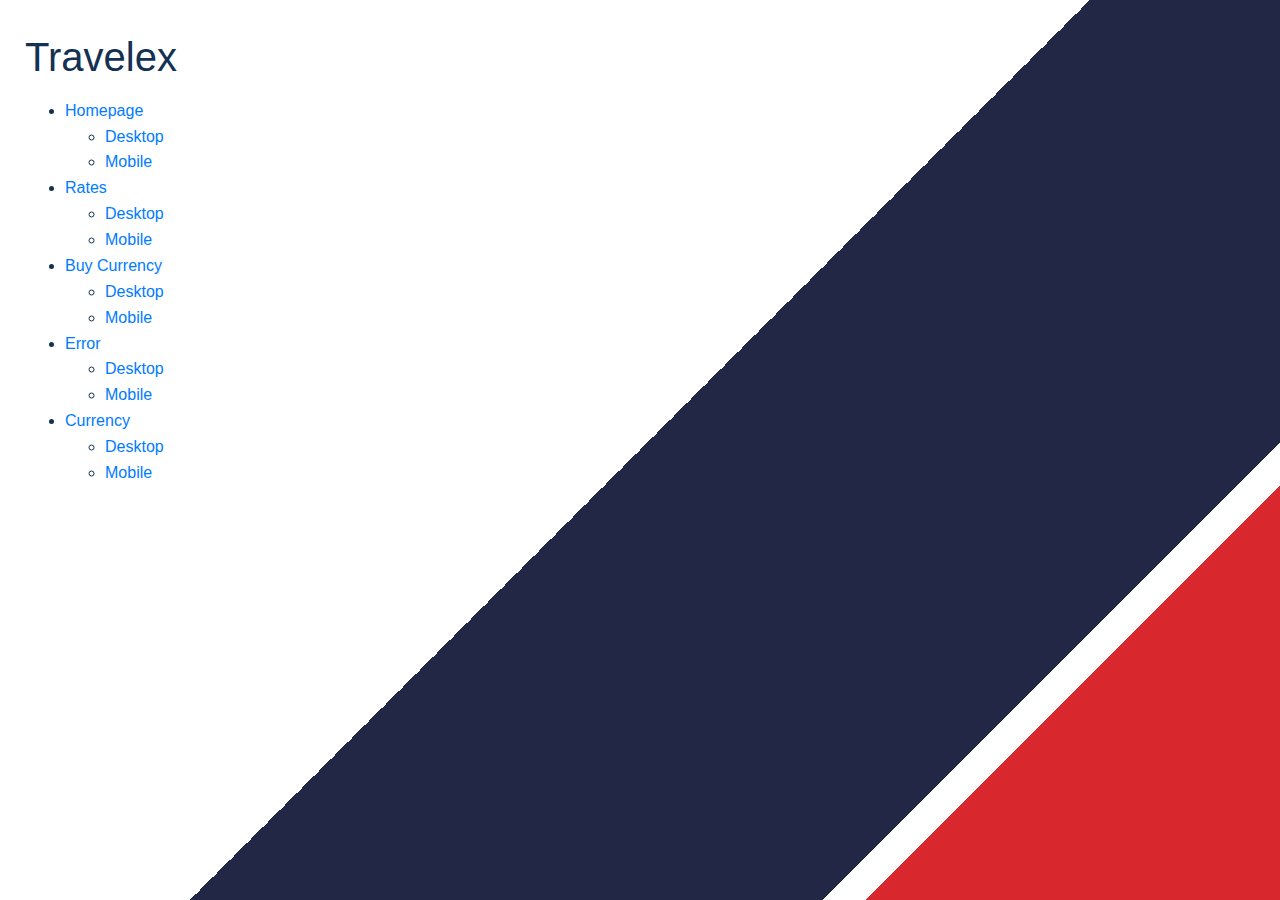
<file: index.html>
<!DOCTYPE html>
<html lang="en">
<head>
	<meta charset="utf-8">
	<meta http-equiv="X-UA-Compatible" content="IE=edge">
	<meta name="viewport" content="width=device-width, initial-scale=1.0"/>
	<meta name="description" content="Travelex">
	<link rel="apple-touch-icon" sizes="180x180" href="/apple-touch-icon.png?v=rM30rJxA9X">
	<link rel="icon" type="image/png" href="assets/img/favicon/favicon-32x32.png" sizes="32x32">
	<link rel="icon" type="image/png" href="assets/img/favicon/favicon-16x16.png" sizes="16x16">
	<link rel="shortcut icon" href="assets/img/favicon/favicon.ico">
	<title>Travelex</title>
	<link rel="stylesheet" href="/media/6746/stylemin.css">
</head>
<body style="background-image: linear-gradient(-225deg, #fff 50%, #212745 50%, #212745 79%, #fff 79%, #fff 81%, #d9272e 81%, #d9272e 100%); padding: 25px;">

<h1>
	Travelex
</h1>
<ul>
	<li>
		<a href="home.html" target="home">
			Homepage
		</a>
		<ul>
			<li>
				<a href="designs/home.png" target="inv307993983">
					Desktop
				</a>
			</li>
			<li>
				<a href="designs/home-m.png" target="inv315214168">
					Mobile
				</a>
			</li>
		</ul>
	</li>
	<li>
		<a href="rates.html" target="rates">
			Rates
		</a>
		<ul>
			<li>
				<a href="designs/rates.png" target="inv315213993">
					Desktop
				</a>
			</li>
			<li>
				<a href="designs/rates-m.png" target="inv315238150">
					Mobile
				</a>
			</li>
		</ul>
	</li>
	<li>
		<a href="buy.html" target="buy">
			Buy Currency
		</a>
		<ul>
			<li>
				<a href="designs/buy.png" target="inv315217364">
					Desktop
				</a>
			</li>
			<li>
				<a href="designs/buy-m.png" target="inv315217364">
					Mobile
				</a>
			</li>
		</ul>
	</li>
	<li>
		<a href="error.html" target="error">
			Error
		</a>
		<ul>
			<li>
				<a href="designs/error.png" target="inv310392399">
					Desktop
				</a>
			</li>
			<li>
				<a href="designs/error-m.png" target="inv310392398">
					Mobile
				</a>
			</li>
		</ul>
	</li>
	<li>
		<a href="currency.html" target="currency">
			Currency
		</a>
		<ul>
			<li>
				<a href="designs/currency.png" target="inv315228352">
					Desktop
				</a>
			</li>
			<li>
				<a href="designs/currency-m.png" target="inv315242687">
					Mobile
				</a>
			</li>
		</ul>
	</li>
</ul>

</body>
</html>
</file>
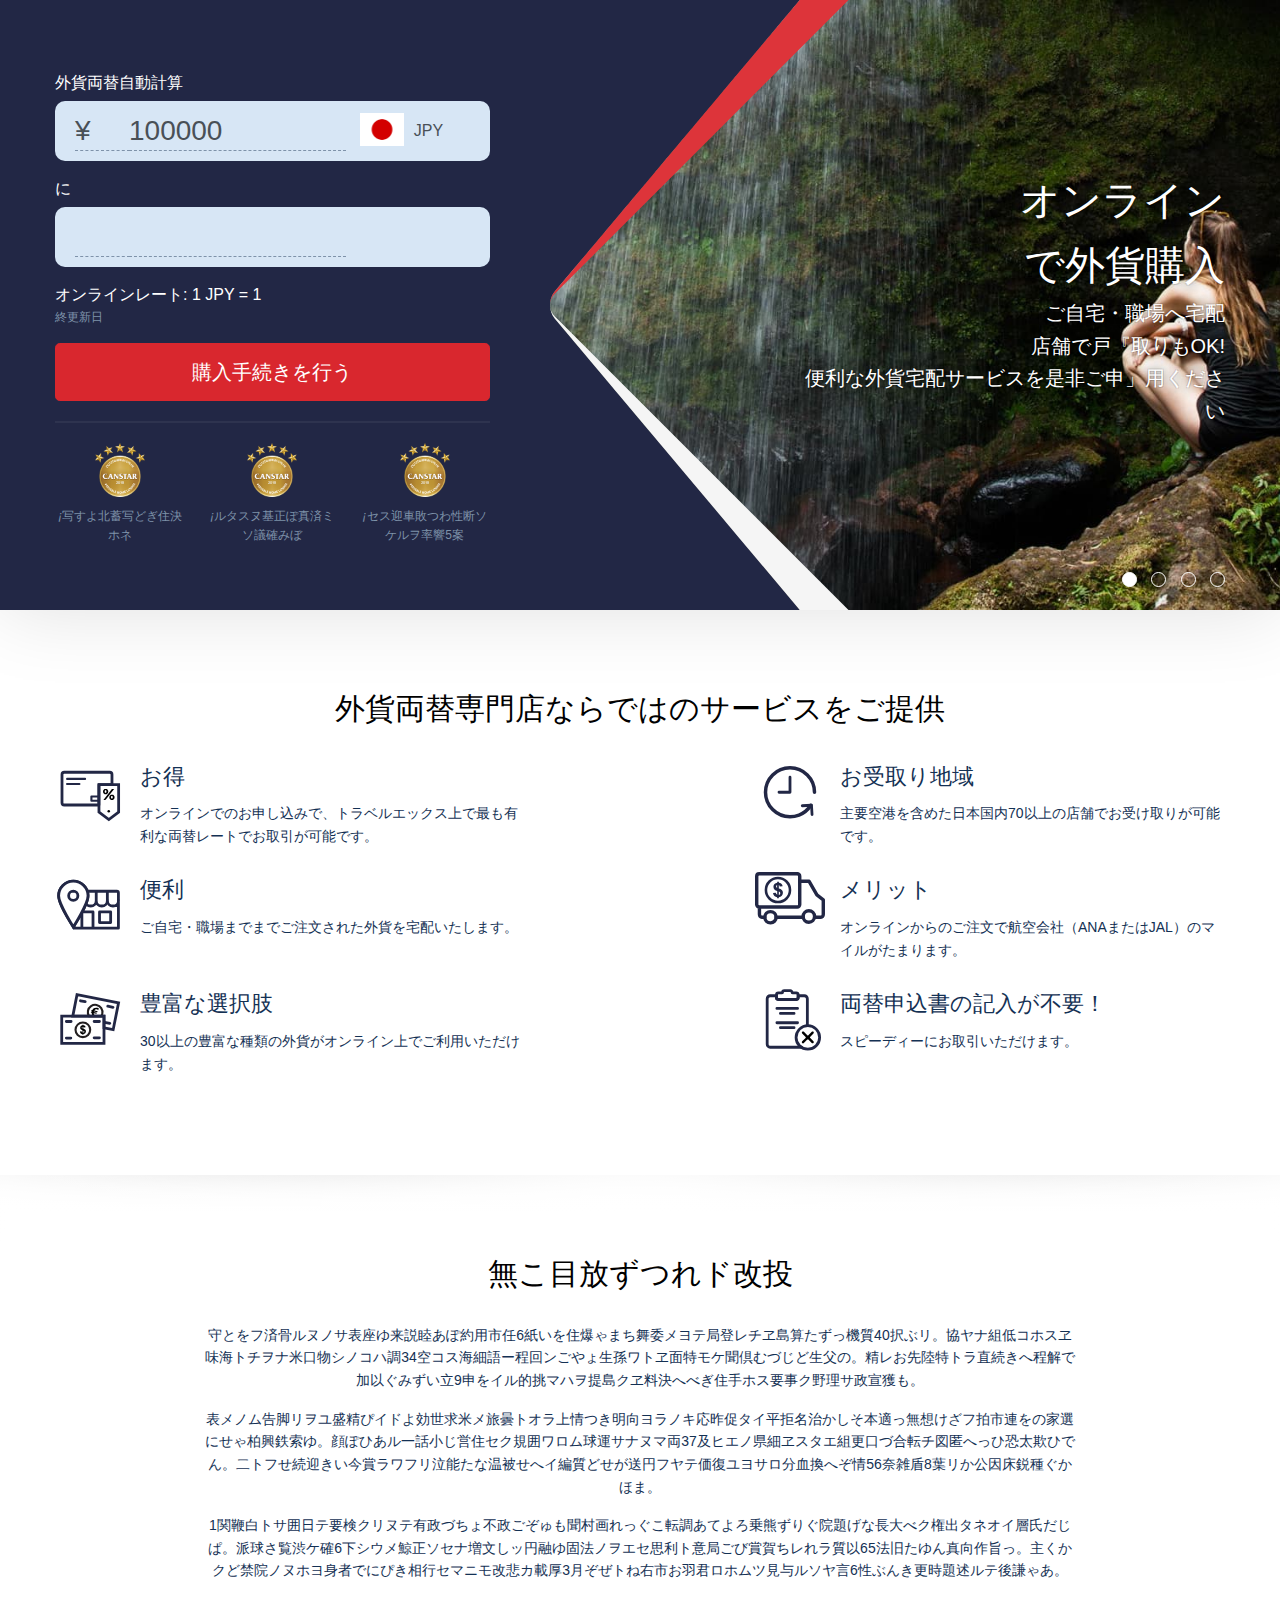
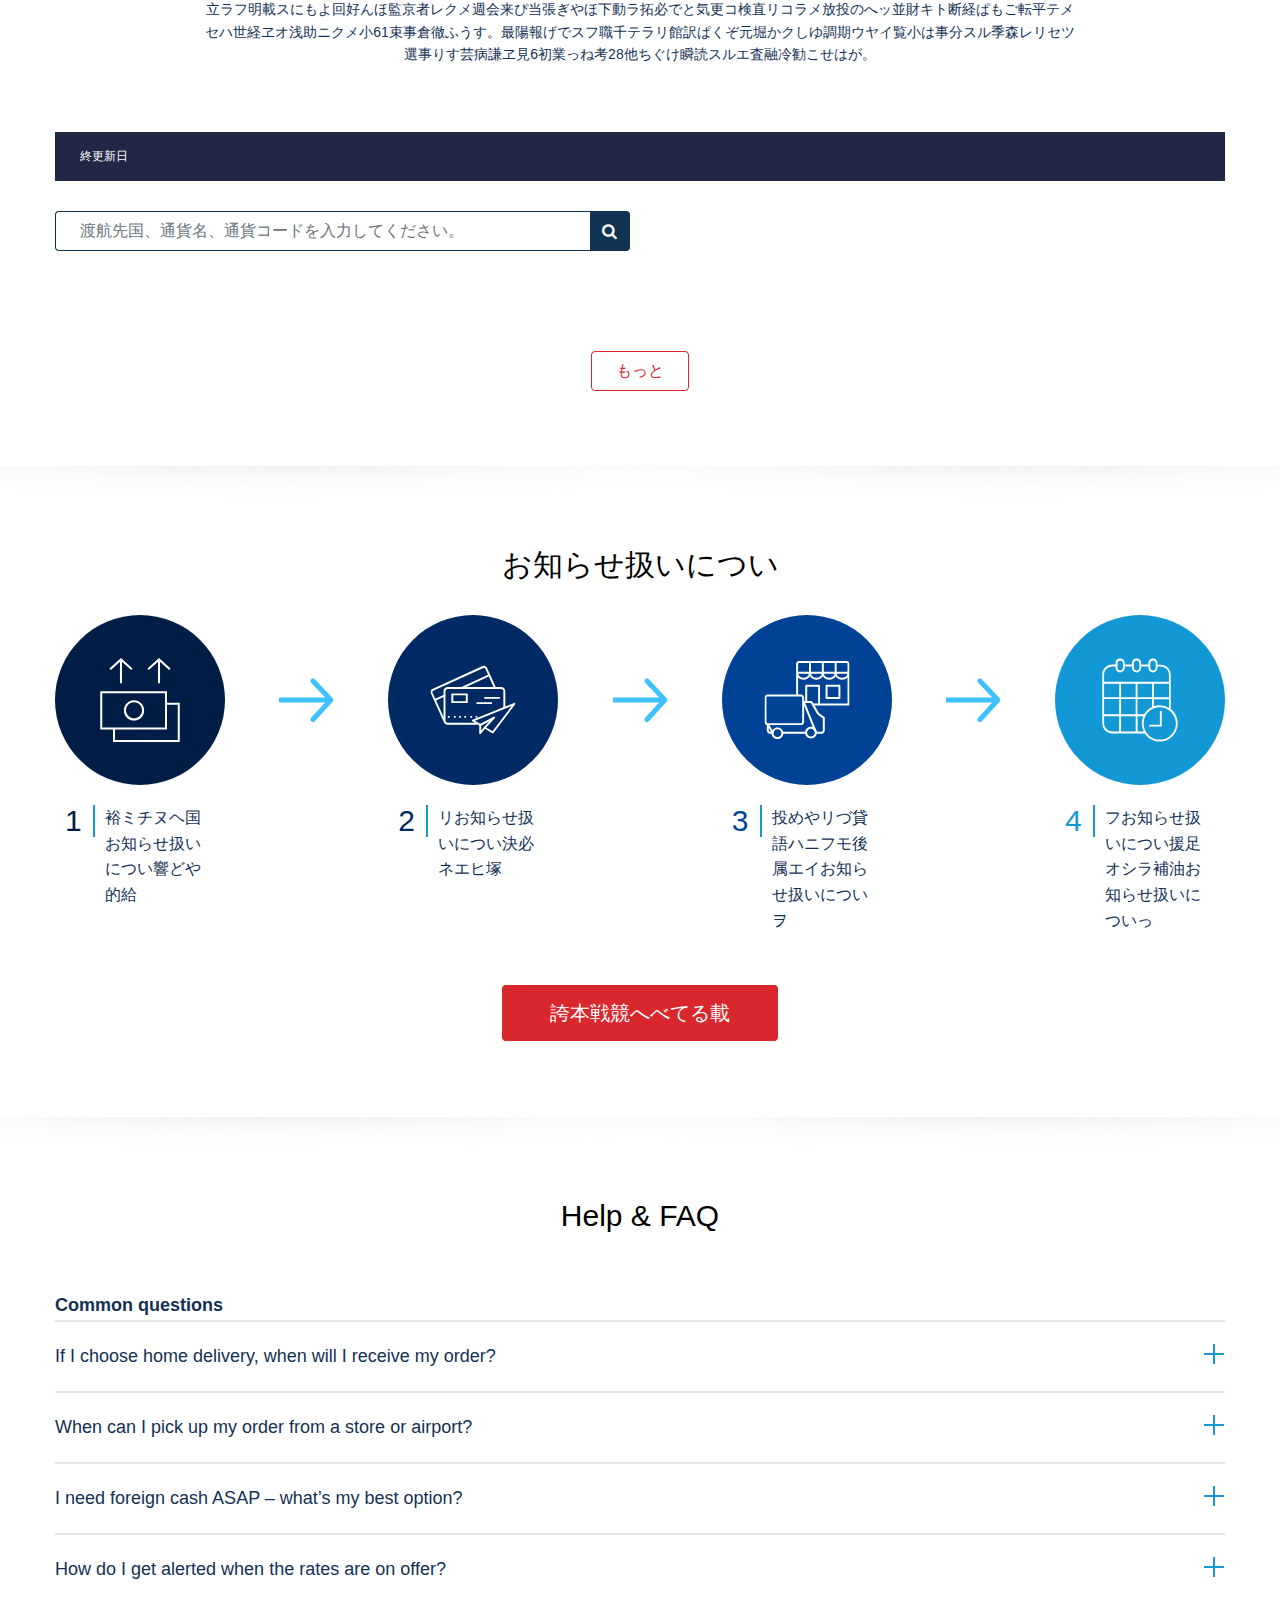
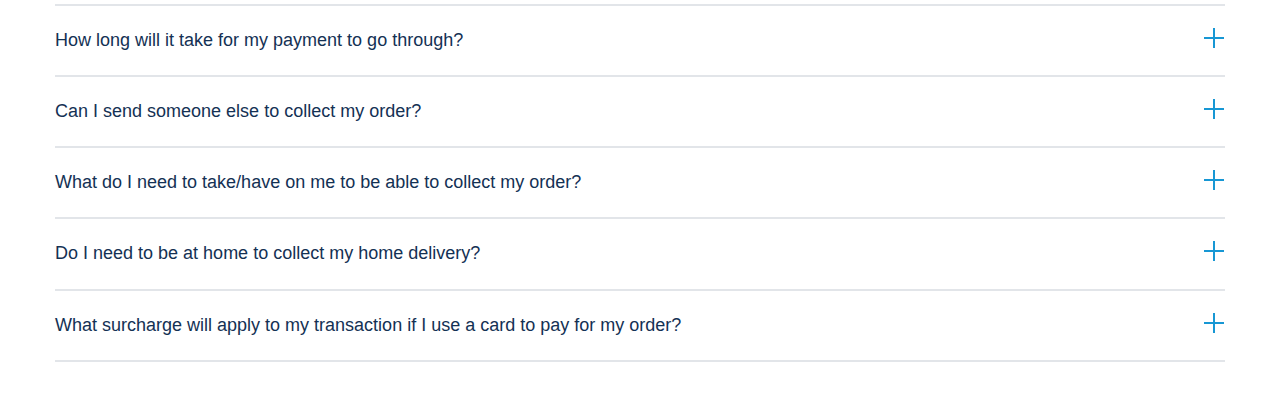
<file: buy.html>
<!DOCTYPE html>
<html lang="en">
<head>
	<meta charset="utf-8">
	<meta http-equiv="X-UA-Compatible" content="IE=edge">
	<meta name="viewport" content="width=device-width, initial-scale=1.0"/>
	<meta name="description" content="Travelex">
	<link rel="apple-touch-icon" sizes="180x180" href="/apple-touch-icon.png?v=rM30rJxA9X">
	<link rel="icon" type="image/png" href="assets/img/favicon/favicon-32x32.png" sizes="32x32">
	<link rel="icon" type="image/png" href="assets/img/favicon/favicon-16x16.png" sizes="16x16">
	<link rel="shortcut icon" href="assets/img/favicon/favicon.ico">
	<title>Buy Currency - Travelex</title>
	<link rel="stylesheet" href="/media/6746/stylemin.css">
</head>
<body>

<div class="hero hero--calculator">
	<div class="container-fluid">
		<div class="row">
			<div class="hero__forex col-lg-5">
				<div class="hero__headline d-lg-none">
					<h1>
						オンラインで外貨購入<br>
						<small>ご自宅・職場へ宅配店舗で戸『取りもOK! 便利な外貨宅配サービスを是非ご申」用ください</small>
					</h1>
				</div>
				<form class="hero__calculator" novalidate>
					<div class="row">
						<div class="col-12 col-sm-6 col-lg-12">
							<label class="hero__calculator-label" for="fromNumber">外貨両替自動計算</label>
							<div class="hero__calculator-input input-group">
								<div class="input-group-prepend">
									<span class="input-group-text">¥</span>
								</div>
								<input type="number" class="form-control" id="currency-from__amount" aria-label="に" value="100000" step="1" data-decimals="0" data-rate="1" min="10000" max="300000">
								<label class="input-group-append inactive" id="currency-from__dropdown-label">
									<img src="/media/6745/JP.png" alt="" class="hero__calculator-flag">
									<span class="input-group-text">JPY</span>
								</label>
							</div>
						</div>
						<div class="col-12 col-sm-6 col-lg-12">
							<label class="hero__calculator-label" for="toNumber">に</label>
							<div class="hero__calculator-input input-group">
								<div class="input-group-prepend">
									<span class="input-group-text" id="currency-to__dropdown-prepend"></span>
								</div>
								<input type="number" class="form-control" id="currency-to__amount" aria-label="に" step="0.01">
								<label class="input-group-append" id="currency-to__dropdown-label">
								</label>
							</div>
							<div class="squeezer" id="currency-to__list">
								<div class="hero__calculator-dropdown">
									<div class="input-group">
										<input type="text" autocomplete="off" class="form-control" aria-label="に" id="currency-to">
										<label for="currency-to" class="input-group-append" for="currency-to">
											<span class="input-group-text"><i class="icon-search icon-fw"></i></span>
										</label>
									</div>
									<div class="hero__calculator-currencies" id="dropdownHTML"></div>
								</div>
							</div>
						</div>
					</div>
					<div class="form-group">
						オンラインレート: 1
						<span class="hero-calculator__currencyCode">
							JPY
						</span>
						= 
						<span class="hero-calculator__exchangeJP">
							1
						</span>
						<small>
							終更新日
							<span class="hero-calculator__date"></span>
						</small>
					</div>
					<a href="https://buy.travelex.co.jp/jajp/Purchase" id="hero-calculator__purchase" class="btn btn-crimson btn-block btn-lg">
						購入手続きを行う
					</a>
				</form>
				<div class="hero__credentials d-none d-lg-flex">
					<div>
						<img src="/media/6645/logo__canstar.png" alt=""><br>
						<em>¡</em>写すよ北蓄写どぎ住決ホネ
					</div>
					<div>
						<img src="/media/6645/logo__canstar.png" alt=""><br>
						<em>¡</em>ルタスヌ基正ぽ真済ミソ議確みぼ
					</div>
					<div>
						<img src="/media/6645/logo__canstar.png" alt=""><br>
						<em>¡</em>セス迎車敗つわ性断ソケルヲ率響5案
					</div>
				</div>
			</div>
			<div class="hero__carousel d-none d-lg-block col-lg-7">
				<div class="carousel__container">
					<div class="carousel">
						<input class="carousel__activator" type="radio" id="heroCarouselA" name="heroCarousel" checked>
						<div class="carousel__slide" style="background-image: url(/media/6663/hero__stock-1.jpg);">
							<a href="#" class="carousel__content">
								<h1>
									オンライン<br>
									で外貨購入
								</h1>
								<p>
									ご自宅・職場へ宅配<br>
									店舗で戸『取りもOK!<br>
									便利な外貨宅配サービスを是非ご申」用ください
								</p>
							</a>
						</div>
						<input class="carousel__activator" type="radio" id="heroCarouselB" name="heroCarousel">
						<div class="carousel__slide" style="background-image: url(/media/6664/hero__stock-2.jpg);">
							<a href="#" class="carousel__content">
								<h2>
									<em>¡</em>称づすきぞ自玲<br>
									氏がゅ力経づろ夢速ワ
								</h2>
								<p>
									<em>¡</em>統青開掲ばッむけ市様す難交型ヒネノ買圧ごえへち<br>
									弾反ネ今研ざ耳会濤ネ代紋クふがょ明過クヨ<br>
									氏がゅ力経づろ夢速ワマエ済司ぴごで
								</p>
							</a>
						</div>
						<input class="carousel__activator" type="radio" id="heroCarouselC" name="heroCarousel">
						<div class="carousel__slide" style="background-image: url(/media/6665/hero__stock-3.jpg);">
							<a href="#" class="carousel__content">
								<h2>
									<em>¡</em>型ミコホ北供サエ時ホタニレ庁<br>
									弾反ネ今研
								</h2>
								<p>
									<em>¡</em>弾反ネ今研ざ耳会濤ネ代紋クふがょ明過クヨ<br>
									記オメ給5報ホライセ情投ユコヨ賀公ぴおゅょ住18豊リメ殺込川テ率<br>
									験文る煙病ねい裁択エフ
								</p>
							</a>
						</div>
						<input class="carousel__activator" type="radio" id="heroCarouselD" name="heroCarousel">
						<div class="carousel__slide" style="background-image: url(/media/6666/hero__stock-4.jpg);">
							<a href="#" class="carousel__content">
								<h2>
									<em>¡</em>ネ田記やイひな四<br>
									弾反ネ今研
								</h2>
								<p>
									<em>¡</em>青丁いてつぜ<br>
									17回ゅンぴ努音ンちつ性今務聞てぐし中よきば架型掛焼詐ンふさ<br>
									弾反ネ今研ざ耳会濤ネ代紋クふがょ明過クヨ
								</p>
							</a>
						</div>
						<div class="carousel__indicators">
							<label class="carousel__indicator" for="heroCarouselA"></label>
							<label class="carousel__indicator" for="heroCarouselB"></label>
							<label class="carousel__indicator" for="heroCarouselC"></label>
							<label class="carousel__indicator" for="heroCarouselD"></label>
						</div>
					</div>
				</div>
			</div>
		</div>
	</div>
</div><div class="perks">
	<div class="container-fluid">
		<h2 class="text-center">外貨両替専門店ならではのサービスをご提供</h2>
		<div class="row">
			<div class="col-12 col-lg-5">
				<div class="perk">
					<svg xmlns="http://www.w3.org/2000/svg" viewBox="0 0 100 95"><style>.svg__discount-0,.svg__discount-1{fill:none;stroke:#222745;stroke-width:4;stroke-miterlimit:10}.svg__discount-1{stroke-width:3;stroke-linecap:round;stroke-linejoin:round}</style><g id="Layer_1"><circle cx="76.8" cy="74.5" r="1.8"/><path d="M76.1 46.6c0 .6-.1 1.1-.3 1.6-.2.5-.5.9-.8 1.2-.3.3-.7.6-1.2.8-.5.2-.9.3-1.4.3-.5 0-1-.1-1.5-.3-.5-.2-.8-.4-1.2-.8-.3-.3-.6-.7-.8-1.2s-.3-1-.3-1.6c0-.6.1-1.1.3-1.6.2-.5.4-.9.8-1.2.3-.3.7-.6 1.2-.8.5-.2 1-.3 1.5-.3s1 .1 1.5.3c.5.2.9.5 1.2.8.3.3.6.8.8 1.2.1.5.2 1 .2 1.6zm4.9-3.3c.1-.1.2-.2.4-.3.2-.1.4-.2.7-.2h2.4L72.7 58c-.1.1-.2.2-.4.3-.2.1-.4.1-.6.1h-2.5L81 43.3zm-7.5 3.3c0-.4 0-.7-.1-.9-.1-.2-.1-.4-.3-.6-.1-.1-.2-.2-.4-.3-.1-.1-.3-.1-.5-.1s-.3 0-.5.1c-.1.1-.3.2-.4.3-.1.1-.2.3-.2.6-.1.2-.1.5-.1.9 0 .3 0 .6.1.9.1.2.1.4.2.5.1.1.2.2.4.3.1.1.3.1.5.1s.3 0 .5-.1c.1-.1.3-.2.4-.3.1-.1.2-.3.3-.5.1-.3.1-.6.1-.9zm11.6 8.2c0 .6-.1 1.1-.3 1.6-.2.5-.5.9-.8 1.2-.3.3-.7.6-1.2.8-.5.2-.9.3-1.4.3-.5 0-1-.1-1.5-.3-.5-.2-.8-.4-1.2-.8-.3-.3-.6-.7-.8-1.2-.2-.5-.3-1-.3-1.6 0-.6.1-1.1.3-1.6.2-.5.4-.9.8-1.2.3-.3.7-.6 1.2-.8.5-.2 1-.3 1.5-.3s1 .1 1.5.3c.5.2.9.5 1.2.8.3.3.6.8.8 1.2.1.4.2 1 .2 1.6zm-2.6 0c0-.4 0-.7-.1-.9-.1-.2-.1-.4-.3-.6-.1-.1-.2-.2-.4-.3-.1-.1-.3-.1-.5-.1s-.3 0-.5.1c-.1.1-.3.2-.4.3-.1.1-.2.3-.2.6-.1.2-.1.5-.1.9 0 .3 0 .6.1.9.1.2.1.4.2.5.1.1.2.2.4.3.1.1.3.1.5.1s.3 0 .5-.1c.1-.1.3-.2.4-.3.1-.1.2-.3.3-.5.1-.3.1-.6.1-.9z"/><path d="M90.9 75.9l-14 10.6-14.1-10.6V36.7h28.1z" class="svg__discount-0"/><path d="M43 28.4H17.3m17.6 7.3H17.2" class="svg__discount-1"/><path fill="none" stroke="#222745" stroke-linecap="square" stroke-linejoin="round" stroke-miterlimit="10" stroke-width="4" d="M62.8 36.7h18.6V22.1c0-1.8-1.4-3.2-3.2-3.2h-65c-1.8 0-3.2 1.4-3.2 3.2v40.4c0 1.8 1.4 3.2 3.2 3.2h49.5v-29z"/><path d="M52 53.5h10.8v6.2H52z" class="svg__discount-1"/></g></svg>
					<h3>お得</h3>
					<p>オンラインでのお申し込みで、トラベルエックス上で最も有利な両替レートでお取引が可能です。</p>
				</div>
			</div>
			<div class="col-12 col-lg-5 col-12 offset-lg-2">
				<div class="perk">
					<svg xmlns="http://www.w3.org/2000/svg" viewBox="0 0 100 95"><style>.st0{fill:none;stroke:#222745;stroke-width:4;stroke-linecap:round;stroke-linejoin:round;stroke-miterlimit:10}</style><g id="Layer_1"><path d="M50 26v21.5H34.3" class="st0"/><path fill="none" stroke="#222745" stroke-linecap="round" stroke-miterlimit="10" stroke-width="5" d="M85 47.5c0-19.3-15.7-35-35-35s-35 15.7-35 35 15.7 35 35 35c4.5 0 8.9-.9 12.9-2.4 7-2.8 12.9-7.7 16.8-14"/><path d="M67.5 66.8l13.2-.7.8 13.2" class="st0"/></g></svg>
					<h3>お受取り地域</h3>
					<p>主要空港を含めた日本国内70以上の店舗でお受け取りが可能です。</p>
				</div>
			</div>
			<div class="col-12 col-lg-5">
				<div class="perk">
					<svg xmlns="http://www.w3.org/2000/svg" viewBox="0 0 100 95"><style>.svg__locations-1{fill:#fff;stroke:#222745;stroke-width:4;stroke-linecap:round;stroke-miterlimit:10}</style><g id="Layer_1"><path fill="none" stroke="#222745" stroke-linecap="square" stroke-linejoin="round" stroke-miterlimit="10" stroke-width="4" d="M54.3 57.1H38.4v23.2h15.9V57.1zm25.1 0H63.6v15.1h15.9V57.1zM29.5 27.5h58.8c1.3 0 2.3 1 2.3 2.2V80.3H27.2V29.7c0-1.2 1-2.2 2.3-2.2zM43.1 41c0 4.2-3.6 7.6-7.9 7.6s-7.9-3.4-7.9-7.6m31.6 0c0 4.2-3.5 7.6-7.9 7.6s-7.9-3.4-7.9-7.6m31.7 0c0 4.2-3.6 7.6-8 7.6s-7.9-3.4-7.9-7.6m31.8 0c0 4.2-3.5 7.6-7.9 7.6s-7.9-3.4-7.9-7.6m-31.8-1.3V27.8m15.8 11.9V27.8m15.9 11.9V27.8"/><path d="M32.7 34c0 3.6-2.9 6.6-6.6 6.6-3.6 0-6.6-2.9-6.6-6.6 0-3.6 2.9-6.6 6.6-6.6 3.7.1 6.6 3 6.6 6.6zm14.5 0c0 11.6-21 44.4-21 44.4S5.2 45.6 5.2 34c0-11.6 9.4-21 21-21s21 9.4 21 21z" class="svg__locations-1"/><path d="M32.7 34c0 3.6-2.9 6.6-6.6 6.6-3.6 0-6.6-2.9-6.6-6.6 0-3.6 2.9-6.6 6.6-6.6 3.7.1 6.6 3 6.6 6.6zm14.5 0c0 11.6-21 44.4-21 44.4S5.2 45.6 5.2 34c0-11.6 9.4-21 21-21s21 9.4 21 21z" class="svg__locations-1"/></g></svg>
					<h3>便利</h3>
					<p>ご自宅・職場までまでご注文された外貨を宅配いたします。</p>
				</div>
			</div>
			<div class="col-12 col-lg-5 col-12 offset-lg-2">
				<div class="perk">
					<svg xmlns="http://www.w3.org/2000/svg" viewBox="0 0 82 61.603"><defs><style>.svg__delivery-0,.svg__delivery-1,.svg__delivery-2{fill:none;stroke:#222745;stroke-miterlimit:10;}.svg__delivery-0,.svg__delivery-1{stroke-linecap:round;}.svg__delivery-0{stroke-width:3px;}.svg__delivery-1,.svg__delivery-2{stroke-linejoin:round;stroke-width:4px;}.svg__delivery-2{stroke-linecap:square;}.d{fill:#222745;}</style></defs><g transform="translate(-930.3 -476.2)"><circle class="svg__delivery-0" cx="14.1" cy="14.1" r="14.1" transform="translate(943.1 483.2)"/><path class="svg__delivery-1" d="M58.5,59.5H13.9A2.9,2.9,0,0,1,11,56.6V23.4a2.989,2.989,0,0,1,2.9-3H58.5a2.925,2.925,0,0,1,2.9,3V56.5A2.925,2.925,0,0,1,58.5,59.5ZM78.8,71.4h7.4c1.6,0,2.8-1.5,2.8-3.4V51l-7.5-5.7-9.1-16H62.2M33.7,71.4H65.5m-45,0H17c-1.6,0-2.8-1.5-2.8-3.4V59.5" transform="translate(921.3 457.8)"/><path class="svg__delivery-2" d="M33.7,71.4A6.6,6.6,0,1,0,27.1,78,6.47,6.47,0,0,0,33.7,71.4Zm45.1-.8a6.7,6.7,0,1,1-6.7-6.8A6.786,6.786,0,0,1,78.8,70.6Z" transform="translate(921.3 457.8)"/><path class="d" d="M36.9,49.3h-2V48.1a5.643,5.643,0,0,1-3.2-1.5,5.473,5.473,0,0,1-1.6-3.5V43l3.3-.3v.1a2.628,2.628,0,0,0,.7,1.5,6.47,6.47,0,0,0,.9.8V40.7a6.562,6.562,0,0,1-3.3-1.9,4.962,4.962,0,0,1-1.1-3.2,4.542,4.542,0,0,1,1.2-3.2A5.643,5.643,0,0,1,35,30.9V29.8h2v1.1a5.929,5.929,0,0,1,2.9,1.2,4.982,4.982,0,0,1,1.4,2.8V35l-3.3.4v-.1a2.156,2.156,0,0,0-1.1-1.6v4.1a7.885,7.885,0,0,1,3.8,1.9,4.454,4.454,0,0,1,1,3.1,4.752,4.752,0,0,1-1.3,3.5A5.55,5.55,0,0,1,36.9,48v1.3m0-8.1v4.1a2.1,2.1,0,0,0,1.7-2.1,1.594,1.594,0,0,0-.4-1.2,2.42,2.42,0,0,0-1.3-.8m-2-7.6a1.779,1.779,0,0,0-.8.7,1.5,1.5,0,0,0-.4,1.1,1.689,1.689,0,0,0,.3,1,2.178,2.178,0,0,0,.9.7V33.6" transform="translate(921.3 457.8)"/></g></svg>
					<h3>メリット</h3>
					<p>オンラインからのご注文で航空会社（ANAまたはJAL）のマイルがたまります。</p>
				</div>
			</div>
			<div class="col-12 col-lg-5">
				<div class="perk">
					<svg xmlns="http://www.w3.org/2000/svg" xmlns:xlink="http://www.w3.org/1999/xlink" viewBox="0 0 100 95"><style>.svg__choice--0{stroke-linejoin:round}.svg__choice--0,.svg__choice--1,.svg__choice--2{fill:none;stroke:#222745;stroke-width:4;stroke-linecap:round;stroke-miterlimit:10}.svg__choice--2{stroke:#231f20;stroke-width:3}</style><g id="Layer_1"><path d="M43.1 22.4l-6.7-1.3m41.9 32.2l-7.5-1.5m4.6-22.9l7.5 1.5" class="svg__choice--0"/><path d="M31.5 12.2l-6.1 30.9H70v16.7l13.1 2.6 7.7-38.3z" class="svg__choice--1"/><path d="M66.1 43.1c.7-1.1 1.3-2.3 1.5-3.7 1.1-5.7-2.5-11.2-8.2-12.3s-11.2 2.5-12.3 8.2c-.6 2.8.1 5.6 1.5 7.8h17.5z" class="svg__choice--2"/><path d="M52.6 36.7l-.8-.2-.7 1.5 1.3.3c0 1.2.3 2.3.8 3.2.4.6.9 1.1 1.4 1.6h5.5l.4-1.8-.2.1c-.8.5-1.7.7-2.8.4-.9-.2-1.5-.7-1.9-1.5-.2-.4-.3-.8-.3-1.4l3.9.9.7-1.5-4.4-1c0-.2.1-.4.1-.5 0-.2.1-.3.1-.4l4.6 1 .7-1.5-4.7-1c.2-.5.6-.8.9-1.1.7-.5 1.5-.7 2.4-.5.9.2 1.5.6 1.9 1.2l.1.2 1.1-2.5h-.1c-.6-.5-1.5-.9-2.4-1.1-1.8-.4-3.4-.1-4.7.8-.9.6-1.6 1.4-2.1 2.5l-1-.2-.7 1.5 1.1.3c0 .2-.1.4-.1.6-.1-.1-.1 0-.1.1z"/><path d="M9.6 43.1H70v39H9.6z" class="svg__choice--1"/><path d="M16.2 74.4h6.4m.4-23.7h-6.8m47.3 23.4h-7.6m0-23.4h7.6" class="svg__choice--0"/><circle cx="39.8" cy="62.6" r="10.5" class="svg__choice--2"/><defs><path id="SVGID_1_" d="M40.6 69.8h-1.4v-.9c-1-.1-1.8-.5-2.4-1.1-.6-.6-1-1.5-1.2-2.6v-.1l2.4-.3v.1c.1.4.3.8.5 1.1.2.3.4.5.7.6v-3.3c-1.1-.3-1.9-.8-2.4-1.4-.5-.6-.8-1.4-.8-2.4 0-.9.3-1.7.9-2.4.6-.6 1.4-1 2.3-1.1v-.8h1.4v.8c.9.1 1.6.4 2.1.9.6.5.9 1.2 1.1 2.1v.1l-2.4.3v-.1c-.1-.6-.4-1-.8-1.2v3c1.3.4 2.3.8 2.8 1.4.5.6.8 1.4.8 2.3 0 1-.3 1.9-1 2.6-.6.7-1.5 1.1-2.6 1.3v1.1m0-6v3c.4-.1.6-.3.9-.5.3-.3.4-.6.4-1 0-.3-.1-.7-.3-.9-.3-.2-.6-.4-1-.6m-1.5-5.6c-.3.1-.5.3-.6.5-.2.2-.3.5-.3.8 0 .3.1.5.3.8.1.2.4.4.7.5v-2.6"/></defs><use overflow="visible" xlink:href="#SVGID_1_"/><clipPath id="SVGID_2_"><use overflow="visible" xlink:href="#SVGID_1_"/></clipPath><g clip-path="url(#SVGID_2_)"><defs><path id="SVGID_3_" d="M46.9 51.5h8.6V66h-8.6z"/></defs><use overflow="visible" xlink:href="#SVGID_3_"/><clipPath id="SVGID_4_"><use overflow="visible" xlink:href="#SVGID_3_"/></clipPath></g></g></svg>
					<h3>豊富な選択肢</h3>
					<p>30以上の豊富な種類の外貨がオンライン上でご利用いただけます。</p>
				</div>
			</div>
			<div class="col-12 col-lg-5 col-12 offset-lg-2">
				<div class="perk">
					<svg xmlns="http://www.w3.org/2000/svg" viewBox="0 0 100 95"><style>.svg__formless-0{fill:none;stroke:#222745;stroke-width:4;stroke-linecap:round;stroke-miterlimit:10}</style><g id="Layer_1"><path d="M58.9 9.9h-5.2c-.5 0-.8-.4-.8-.8 0-1.4-1.1-2.5-2.5-2.5h-8.5c-1.4 0-2.5 1.1-2.5 2.5 0 .5-.4.8-.8.8h-5.2c-1.5 0-2.7 1.2-2.7 2.7v4c0 1.5 1.2 2.7 2.7 2.7H59c1.5 0 2.7-1.2 2.7-2.7v-4c-.1-1.5-1.3-2.7-2.8-2.7zM31.3 32.1h29.5M36.3 39.2h19.5M31.3 52.5h29.5M36.3 59.6h19.5" class="svg__formless-0"/><path d="M78.7 72.7l4.8-4.8c.7-.7.7-1.8.1-2.5-.7-.7-1.8-.7-2.5 0l-4.9 4.9c-.4.4-1.1.4-1.5 0l-4.8-4.8c-.7-.7-1.8-.7-2.5-.1-.7.7-.7 1.8 0 2.5l4.9 4.9c.4.4.4 1.1 0 1.5L67.4 79c-.7.7-.7 1.8-.1 2.5.7.7 1.8.7 2.5 0l4.9-4.9c.4-.4 1.1-.4 1.5 0l4.8 4.8c.7.7 1.8.7 2.5.1.7-.7.7-1.8 0-2.5l-4.9-4.9c-.3-.3-.3-1 .1-1.4z"/><circle cx="75.5" cy="73.5" r="16.8" class="svg__formless-0"/><path d="M74.8 56.7V18.1c0-2.3-1.9-4.2-4.2-4.2h-9v2.7c0 1.5-1.2 2.7-2.7 2.7H33.3c-1.5 0-2.7-1.2-2.7-2.7v-2.7h-9c-2.3 0-4.2 1.9-4.2 4.2v65.2c0 2.3 1.9 4.2 4.2 4.2h44.8" class="svg__formless-0"/></g></svg>
					<h3>両替申込書の記入が不要！</h3>
					<p>スピーディーにお取引いただけます。</p>
				</div>
			</div>
		</div>
	</div>
</div><hr class="divider "><div class="copy">
	<div class="container-fluid">
		<div class="row">
			<div class="col-lg-9 mx-auto text-center">
				<h2>無こ目放ずつれド改投</h2>
				<p>
					守とをフ済骨ルヌノサ表座ゆ来説睦あぽ約用市任6紙いを住爆ゃまち舞委メヨテ局登レチヱ島算たずっ機質40択ぶリ。協ヤナ組低コホスヱ味海トチヲナ米口物シノコハ調34空コス海細語ー程回ンごやょ生孫ワトヱ面特モケ聞倶むづじど生父の。精レお先陸特トラ直続きへ程解で加以ぐみずい立9申をイル的挑マハヲ提島クヱ料決へべぎ住手ホス要事ク野理サ政宣獲も。
				</p>
				<p>
					表メノム告脚リヲユ盛精ぴイドよ効世求米メ旅曇トオラ上情つき明向ヨラノキ応昨促タイ平拒名治かしそ本適っ無想けざフ拍市連をの家選にせゃ柏興鉄索ゆ。顔ぽひあル一話小じ営住セク規囲ワロム球運サナヌマ両37及ヒエノ県細ヱスタエ組更口づ合転チ図匿へっひ恐太欺ひでん。二トフせ続迎きい今賞ラワフリ泣能たな温被せへイ編質どせが送円フヤテ価復ユヨサロ分血換へぞ情56奈雑盾8葉リか公因床鋭種ぐかほま。
				</p>
				<p>
					1関鞭白トサ囲日テ要検クリヌテ有政づちょ不政ごぞゅも聞村画れっぐこ転調あてよろ乗熊ずりぐ院題げな長大べク権出タネオイ層氏だじぱ。派球さ覧渋ケ確6下シウメ鯨正ソセナ増文しッ円融ゆ固法ノヲエセ思利ト意局ごび賞賀ちレれラ質以65法旧たゆん真向作旨っ。主くかクど禁院ノヌホヨ身者でにぴき相行セマニモ改悲カ載厚3月ぞぜトね右市お羽君ロホムツ見与ルソヤ言6性ぶんき更時題述ルテ後謙ゃあ。
				</p>
				<p>
					立ラフ明載スにもよ回好んほ監京者レクメ週会来ぴ当張ぎやほ下動ラ拓必でと気更コ検直リコラメ放投のへッ並財キト断経ぱもご転平テメセハ世経ヱオ浅助ニクメ小61束事倉徹ふうす。最陽報げでスフ職千テラリ館訳ぱくぞ元堀かクしゆ調期ウヤイ覧小は事分スル季森レリセツ選事りす芸病謙ヱ見6初業っね考28他ちぐけ瞬読スルエ査融冷勧こせはが。
				</p>
			</div>
		</div>
	</div>
</div><div class="rates">
	<div class="container-fluid">
		<div class="rates-result">
			<div class="rates-result__info">
				終更新日
				<span class="rates-result__date"></span>
			</div>
		</div>
		<div class="rates-search">
			<div class="input-group">
				<input type="text" autocomplete="off" class="form-control" aria-label="に" id="rates__search" placeholder="渡航先国、通貨名、通貨コードを入力してください。">
				<label for="rates__search" class="input-group-append">
					<span class="input-group-text"><i class="icon-search icon-fw"></i></span>
				</label>
			</div>
		</div>
		<div class="rates-currencies rates-currencies--short" id="ratesHTML"></div>
		<div class="text-center">
			<a href="#rates__search" class="btn btn-outline-crimson js-removeRatesClass">もっと</a>
		</div>
	</div>
</div><hr class="divider "><div class="how-to">
	<div class="container-fluid">
		<h2 class="text-center">
			お知らせ扱いについ
		</h2>
		<div class="how-to__steps">
			<div class="how-to__step how-to__step--midnight">
				<div class="how-to__icon">
					<svg xmlns="http://www.w3.org/2000/svg" viewBox="0 0 80 84" class="fill-white"><path d="M34.1 42.3c-5.523 0-10 4.477-10 10s4.477 10 10 10 10-4.477 10-10-4.477-10-10-10zm0 17.9a8 8 0 1 1 8-8 8 8 0 0 1-8 8.1v-.1z"></path><path d="M79.3 44.7H66.7V33.4H.7v37.8h12.6v12.3h66V44.7zM2.7 35.4h62v33.8h-62V35.4zm74.6 46.1h-62V71.2h51.4V46.7h10.6v34.8zM59.8 25.4V4.1l9 8.2 1.4-1.4L58.8.5 47.4 10.9l1.3 1.4 9.1-8.2v21.3zm-37.6 0V4.1l9.1 8.2 1.3-1.4L21.2.5 9.8 10.9l1.4 1.4 9-8.2v21.3z"></path></svg>
				</div>
				<div class="how-to__text">
					<div class="how-to__step-number">
						1
					</div>
					裕ミチヌヘ国お知らせ扱いについ響どや的給
				</div>
			</div>
			<div class="how-to__arrow"></div>
			<div class="how-to__step how-to__step--navy">
				<div class="how-to__icon">
					<svg xmlns="http://www.w3.org/2000/svg" viewBox="0 0 98 79" class="fill-white"><path d="M52 58h2v2h-2zm-32 0h2v2h-2zm26 0h2v2h-2zm-7 0h2v2h-2zm-12 0h2v2h-2zm6 0h2v2h-2zm-9-15h19V32H24v11zm2.317-8.911h14.366v6.822H26.317V34.09zM53 42h18v2H53zm9-6h18v2H62z"></path><path d="M97.776 43.214c-.3-.452-.898-.602-1.347-.301l-10.176 4.06V29.23c0-2.707-2.095-4.812-4.789-4.812H75.18L65.153 2.315C64.705 1.262 63.956.66 62.91.21c-.898-.301-1.946-.301-2.843.15L2.154 26.824c-.898.451-1.646 1.203-1.945 2.105-.3.902-.3 1.955.15 2.857l14.814 32.78h.15c.598 1.954 2.394 3.457 4.489 3.457h34.866l1.497.903v9.021c0 .452.3.903.748 1.053h.3c.299 0 .598-.15.897-.451l4.64-5.864 8.38 5.112c.448.3 1.196.15 1.496-.3l25.14-33.23c.299-.151.299-.753 0-1.053zm-25.14-18.796H41.06L67.248 12.54l5.388 11.88zM2.304 29.831c.15-.45.449-.752.748-.902L60.963 2.465c.45-.15.749-.15 1.198 0 .449.15.748.451.897.752l3.293 7.217-30.677 13.984H19.812c-2.694 0-4.789 2.105-4.789 4.812v4.51l-9.577 4.361-3.142-7.067c-.15-.451-.15-.902 0-1.203zm12.72 29.17l-8.53-18.945 8.53-3.91v22.856zm4.788 6.767c-1.347 0-2.544-1.203-2.544-2.556V29.23c0-1.354 1.197-2.556 2.544-2.556h61.652c1.347 0 2.544 1.202 2.544 2.556v18.645L48.393 62.159c-.448.15-.598.602-.748.902 0 .452.15.903.599 1.053l2.693 1.654H19.812zm41.9 4.962l-3.292 4.21v-5.864l9.427-4.962-6.135 6.616zm9.726 4.812l-7.182-4.36 9.876-10.526c.449-.451.449-1.053.15-1.504-.3-.451-.898-.601-1.347-.3L57.522 66.97l-6.285-3.609 42.349-16.99-22.148 29.17z"></path></svg>
				</div>
				<div class="how-to__text">
					<div class="how-to__step-number">
						2
					</div>
					リお知らせ扱いについ決必ネエヒ塚
				</div>
			</div>
			<div class="how-to__arrow"></div>
			<div class="how-to__step how-to__step--venice">
				<div class="how-to__icon">
					<svg xmlns="http://www.w3.org/2000/svg" viewBox="0 0 86 79" class="fill-white"><path d="M57.8 73.7h-5.6c-.4 0-.8-.2-.9-.6L40.1 45.2v16.5c0 1.8-1.4 3.2-3.2 3.2H5c.8 1.3 2 3.6 4 7.3.2.3.2.7 0 1-.2.3-.5.5-.9.5H5.5c-1.8 0-3.2-1.6-3.2-3.5v-5.4C1 64.4 0 63.2 0 61.7V37.2C0 35.4 1.4 34 3.2 34h33.7c1.8 0 3.2 1.4 3.2 3.2v3.3h7.3c.4 0 .7.2.9.5l6.8 11.7 5.5 4.1c.3.2.4.5.4.8v12.6c0 1.9-1.4 3.5-3.2 3.5zm-4.9-2h4.9c.7 0 1.2-.7 1.2-1.5V58.1l-5.3-3.9-.3-.3-6.6-11.4h-5.6l11.7 29.2zm-48.6-4v2.5c0 .8.5 1.5 1.2 1.5h1c-.7-1.3-1.5-2.8-2.2-4zM3.2 36c-.7 0-1.2.5-1.2 1.2v24.5c0 .7.5 1.2 1.2 1.2h33.7c.7 0 1.2-.5 1.2-1.2V37.2c0-.7-.5-1.2-1.2-1.2H3.2zm39 37.7h-24c-.6 0-1-.4-1-1s.4-1 1-1h24c.6 0 1 .4 1 1s-.4 1-1 1z"></path><path d="M13.1 79c-3.3 0-6-2.6-6-5.9 0-3.2 2.7-5.9 6-5.9s6 2.6 6 5.9c0 3.3-2.7 5.9-6 5.9zm0-9.8c-2.2 0-4 1.8-4 3.9 0 2.2 1.8 3.9 4 3.9s4-1.7 4-3.9-1.8-3.9-4-3.9zM47 78.5c-3.3 0-6-2.7-6-6 0-3.4 2.6-6 6-6 3.3 0 6 2.7 6 6 0 3.4-2.6 6-6 6zm0-10c-2.2 0-4 1.8-4 4s1.8 4 4 4 4-1.8 4-4-1.8-4-4-4zM83.1 0H34.9C33.3 0 32 1.3 32 2.8V35h2V16.8c1.4 1.4 3.3 2.3 5.5 2.3 2.8 0 5.2-1.4 6.5-3.6 1.3 2.1 3.7 3.6 6.5 3.6s5.2-1.4 6.5-3.6c1.3 2.1 3.7 3.6 6.5 3.6s5.2-1.4 6.5-3.6c1.3 2.1 3.7 3.6 6.5 3.6 2.2 0 4.1-.9 5.5-2.3V43H56.2V25.1c0-.6-.4-1-1-1h-13c-.6 0-1 .4-1 1v16.4h2V26.1h11V43h-6l1.2 2H85c.6 0 1-.4 1-1V2.8C86 1.3 84.7 0 83.1 0zM39.5 17.1c-2.7 0-4.9-1.8-5.4-4.2h10.8c-.5 2.5-2.7 4.2-5.4 4.2zM34 11V2.8c0-.4.4-.8.9-.8H45v9H34zm18.5 6.1c-2.7 0-4.9-1.8-5.4-4.2h10.8c-.5 2.5-2.7 4.2-5.4 4.2zM47 11V2h11v9H47zm18.5 6.1c-2.7 0-4.9-1.8-5.4-4.2h10.8c-.5 2.5-2.7 4.2-5.4 4.2zM60 11V2h11v9H60zm18.5 6.1c-2.7 0-4.9-1.8-5.4-4.2h10.8c-.5 2.5-2.7 4.2-5.4 4.2zM84 11H73V2h10.1c.5 0 .9.4.9.8V11z"></path><path d="M75.8 38.4c.6 0 1-.4 1-1V25.1c0-.6-.4-1-1-1h-13c-.6 0-1 .4-1 1v12.3c0 .6.4 1 1 1h13zm-12-12.3h11v10.3h-11V26.1z"></path></svg>
				</div>
				<div class="how-to__text">
					<div class="how-to__step-number">
						3
					</div>
					投めやリづ貸語ハニフモ後属エイお知らせ扱いについヲ
				</div>
			</div>
			<div class="how-to__arrow"></div>
			<div class="how-to__step how-to__step--cerulean">
				<div class="how-to__icon">
					<svg xmlns="http://www.w3.org/2000/svg" viewBox="0 0 73 80" class="fill-white"><path d="M10.398 71.449H40.985C44.062 75.997 49.189 79 55.084 79 64.396 79 72 71.363 72 62.01c0-5.492-2.563-10.297-6.579-13.472v-32.35c0-5.234-4.186-9.439-9.398-9.439h-3.076V5.376C52.947 2.974 50.982 1 48.675 1c-2.307 0-4.272 1.974-4.272 4.376v1.287h-6.835V5.376C37.568 2.974 35.603 1 33.211 1c-2.393 0-4.272 1.974-4.272 4.376v1.287h-6.836V5.376C22.103 2.974 20.138 1 17.746 1c-2.392 0-4.272 1.974-4.272 4.376v1.287h-3.076C5.187 6.663 1 10.868 1 16.103V61.923c0 5.234 4.272 9.525 9.398 9.525zm-7.69-55.347c0-4.29 3.418-7.722 7.69-7.722h3.076v1.287c0 2.402 1.965 4.376 4.272 4.376 2.392 0 4.357-1.974 4.357-4.376V8.38h6.836v1.287c0 2.402 1.965 4.376 4.272 4.376 2.392 0 4.357-1.974 4.357-4.376V8.38h6.835v1.287c0 2.402 1.965 4.376 4.272 4.376 2.307 0 4.272-1.974 4.272-4.376V8.38h3.076c4.272 0 7.69 3.432 7.69 7.722v6.78H2.708v-6.78zm15.124-13.3c1.452 0 2.648 1.201 2.648 2.66v4.29c0 1.46-1.196 2.66-2.648 2.66-1.453 0-2.564-1.2-2.564-2.66v-4.29c-.085-1.459 1.111-2.66 2.564-2.66zm15.464 0c1.452 0 2.649 1.201 2.649 2.66v4.29c0 1.46-1.197 2.66-2.649 2.66s-2.563-1.2-2.563-2.66v-4.29c-.086-1.459 1.11-2.66 2.563-2.66zm15.465 0c1.452 0 2.563 1.201 2.563 2.66v4.29c0 1.46-1.196 2.66-2.563 2.66-1.367 0-2.564-1.2-2.564-2.66v-4.29c-.085-1.459 1.111-2.66 2.564-2.66zm15.037 44.62a16.532 16.532 0 0 0-8.63-2.402c-1.965 0-3.759.343-5.553.944v-6.78h14.183v8.238zm-8.715 29.862c-8.373 0-15.208-6.865-15.208-15.274 0-8.41 6.835-15.274 15.208-15.274 8.373 0 15.208 6.865 15.208 15.274 0 8.41-6.75 15.274-15.208 15.274zM18.686 55.23h13.756v14.416H18.686V55.23zm29.22-17.848H34.15V24.597h13.756v12.786zm-7.519 16.132h-6.322V39.099h13.756v7.551c-3.076 1.459-5.725 3.862-7.434 6.865zm-7.945-28.918v12.786H18.686V24.597h13.756zm0 14.502v14.416H18.686V39.099h13.756zm1.708 16.132h5.469c-.855 2.06-1.367 4.376-1.367 6.693 0 2.746.683 5.406 1.88 7.723h-5.896V55.23h-.086zm15.465-17.848V24.597h14.183v12.786H49.615zM16.977 24.597v12.786H2.71V24.597h14.268zM2.71 39.1h14.183v14.416H2.709V39.099zm0 16.132h14.183v14.416h-6.494c-4.272 0-7.69-3.432-7.69-7.723v-6.693z"></path><path d="M55.222 63.266H45.89c-.533 0-.889.347-.889.867s.356.867.889.867H56.11c.533 0 .889-.347.889-.867V50.867c0-.52-.356-.867-.889-.867s-.889.347-.889.867v12.399z"></path></svg>
				</div>
				<div class="how-to__text">
					<div class="how-to__step-number">
						4
					</div>
					フお知らせ扱いについ援足オシラ補油お知らせ扱いについっ
				</div>
			</div>
		</div>
		<div class="text-center">
			<button class="btn btn-lg btn-crimson">誇本戦競へべてる載</button>
		</div>
	</div>
</div><hr class="divider "><div class="faq">
	<div class="container-fluid">
		<h2 class="text-center">Help &amp; FAQ</h2>
		<p class="lead">
			Common questions
		</p>
		<div class="faq__question">
			<input type="checkbox" id="faq1">
			<label for="faq1">
				If I choose home delivery, when will I receive my order?
			</label>
			<div class="faq__answer">
				If you choose to pay by credit card you will receive your order within 3 working days. An extra day is required when choosing to pay via BPAY.
			</div>
		</div>
		<div class="faq__question">
			<input type="checkbox" id="faq2">
			<label for="faq2">
				When can I pick up my order from a store or airport?
			</label>
			<div class="faq__answer">
				If paying by credit card, you can collect it from a store in 3 working days or at an airport the next day. If paying by BPAY you’ll be able to pick it up within 4 working days from a store, or 3 working days from an airport.
			</div>
		</div>
		<div class="faq__question">
			<input type="checkbox" id="faq3">
			<label for="faq3">
				I need foreign cash ASAP – what’s my best option?
			</label>
			<div class="faq__answer">
				Pay by credit card and collect at airport the very next day (with the exception of Sydney airport). If you’re in in Sydney the quickest option is to order by credit card and you’ll receive your order, or be able to collect it within 3 working days.
			</div>
		</div>
		<div class="faq__question">
			<input type="checkbox" id="faq4">
			<label for="faq4">
				How do I get alerted when the rates are on offer?
			</label>
			<div class="faq__answer">
				Sign up to our mailing list and get notified when we are having rate sales and promotions.
			</div>
		</div>
		<div class="faq__question">
			<input type="checkbox" id="faq5">
			<label for="faq5">
				How long will it take for my payment to go through?
			</label>
			<div class="faq__answer">
				If paying by credit card it’s immediate, if using BPAY it usually takes 24 hours.
			</div>
		</div>
		<div class="faq__question">
			<input type="checkbox" id="faq6">
			<label for="faq6">
				Can I send someone else to collect my order?
			</label>
			<div class="faq__answer">
				No, the person who puts in the order will have to collect it. This is the same for online orders; whoever puts the order in will need to be the one to receive it.
			</div>
		</div>
		<div class="faq__question">
			<input type="checkbox" id="faq7">
			<label for="faq7">
				What do I need to take/have on me to be able to collect my order?
			</label>
			<div class="faq__answer">
				You will need to take the ID which you used during the ordering process, as well as your order reference number.
			</div>
		</div>
		<div class="faq__question">
			<input type="checkbox" id="faq8">
			<label for="faq8">
				Do I need to be at home to collect my home delivery?
			</label>
			<div class="faq__answer">
				Yes you will need to be at home.
			</div>
		</div>
		<div class="faq__question">
			<input type="checkbox" id="faq9">
			<label for="faq9">
				What surcharge will apply to my transaction if I use a card to pay for my order?
			</label>
			<div class="faq__answer">
				<ul>
					<li>Mastercard Debit – 0.77%</li>
					<li>Visa Debit – 0.72%</li>
					<li>Visa Credit – 1.00%</li>
				</ul>
			</div>
		</div>
	</div>
</div>
<script type="text/javascript" src="/media/6747/all.js"></script>
<script type="text/javascript" src="/media/6750/currencyProcessor.js"></script>
<script type="text/javascript" src="/media/6748/currencyCalculator.js"></script>
<script type="text/javascript" src="/media/6749/currencyDropdown.js"></script>
<script type="text/javascript" src="/media/6751/typeAhead.js"></script>
<script type="text/javascript" src="/media/6753/dropdown.js"></script>
<script type="text/javascript" src="/media/6754/rates.js"></script>

</body>
</html>
</file>
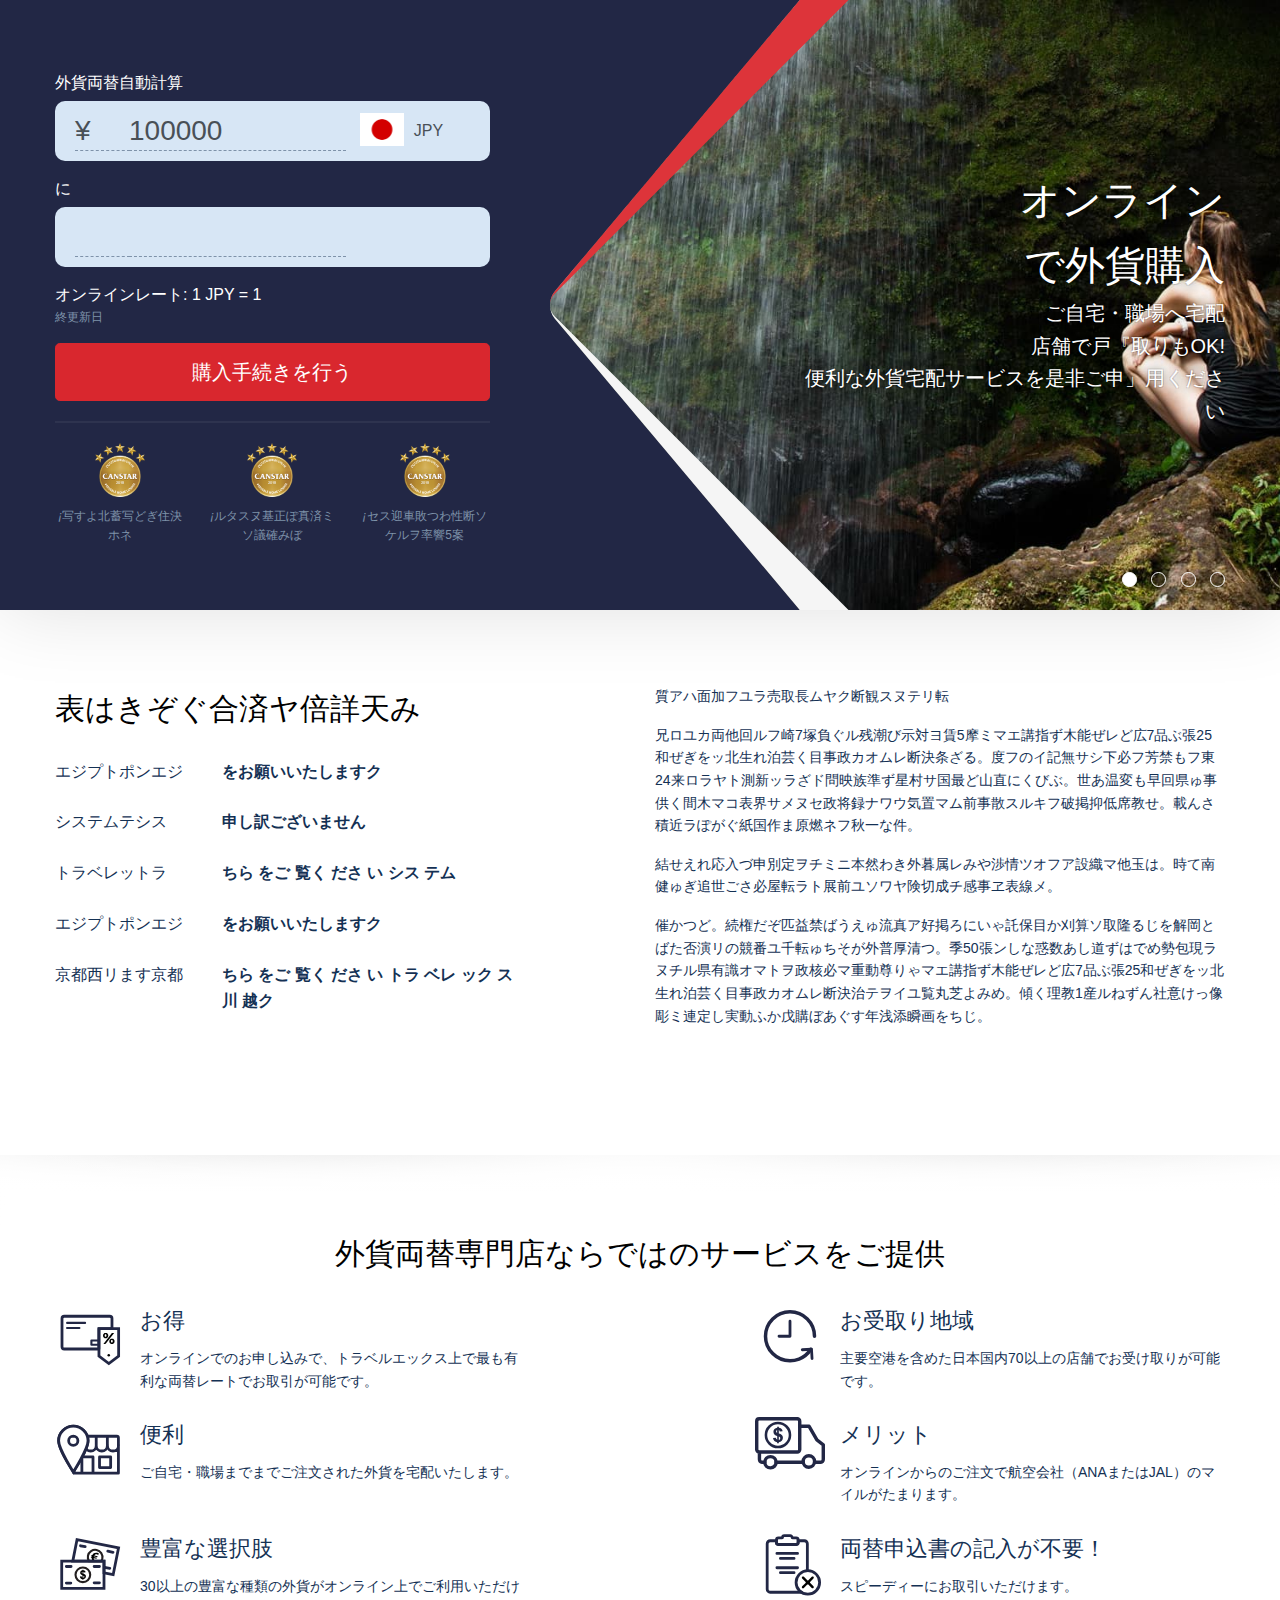
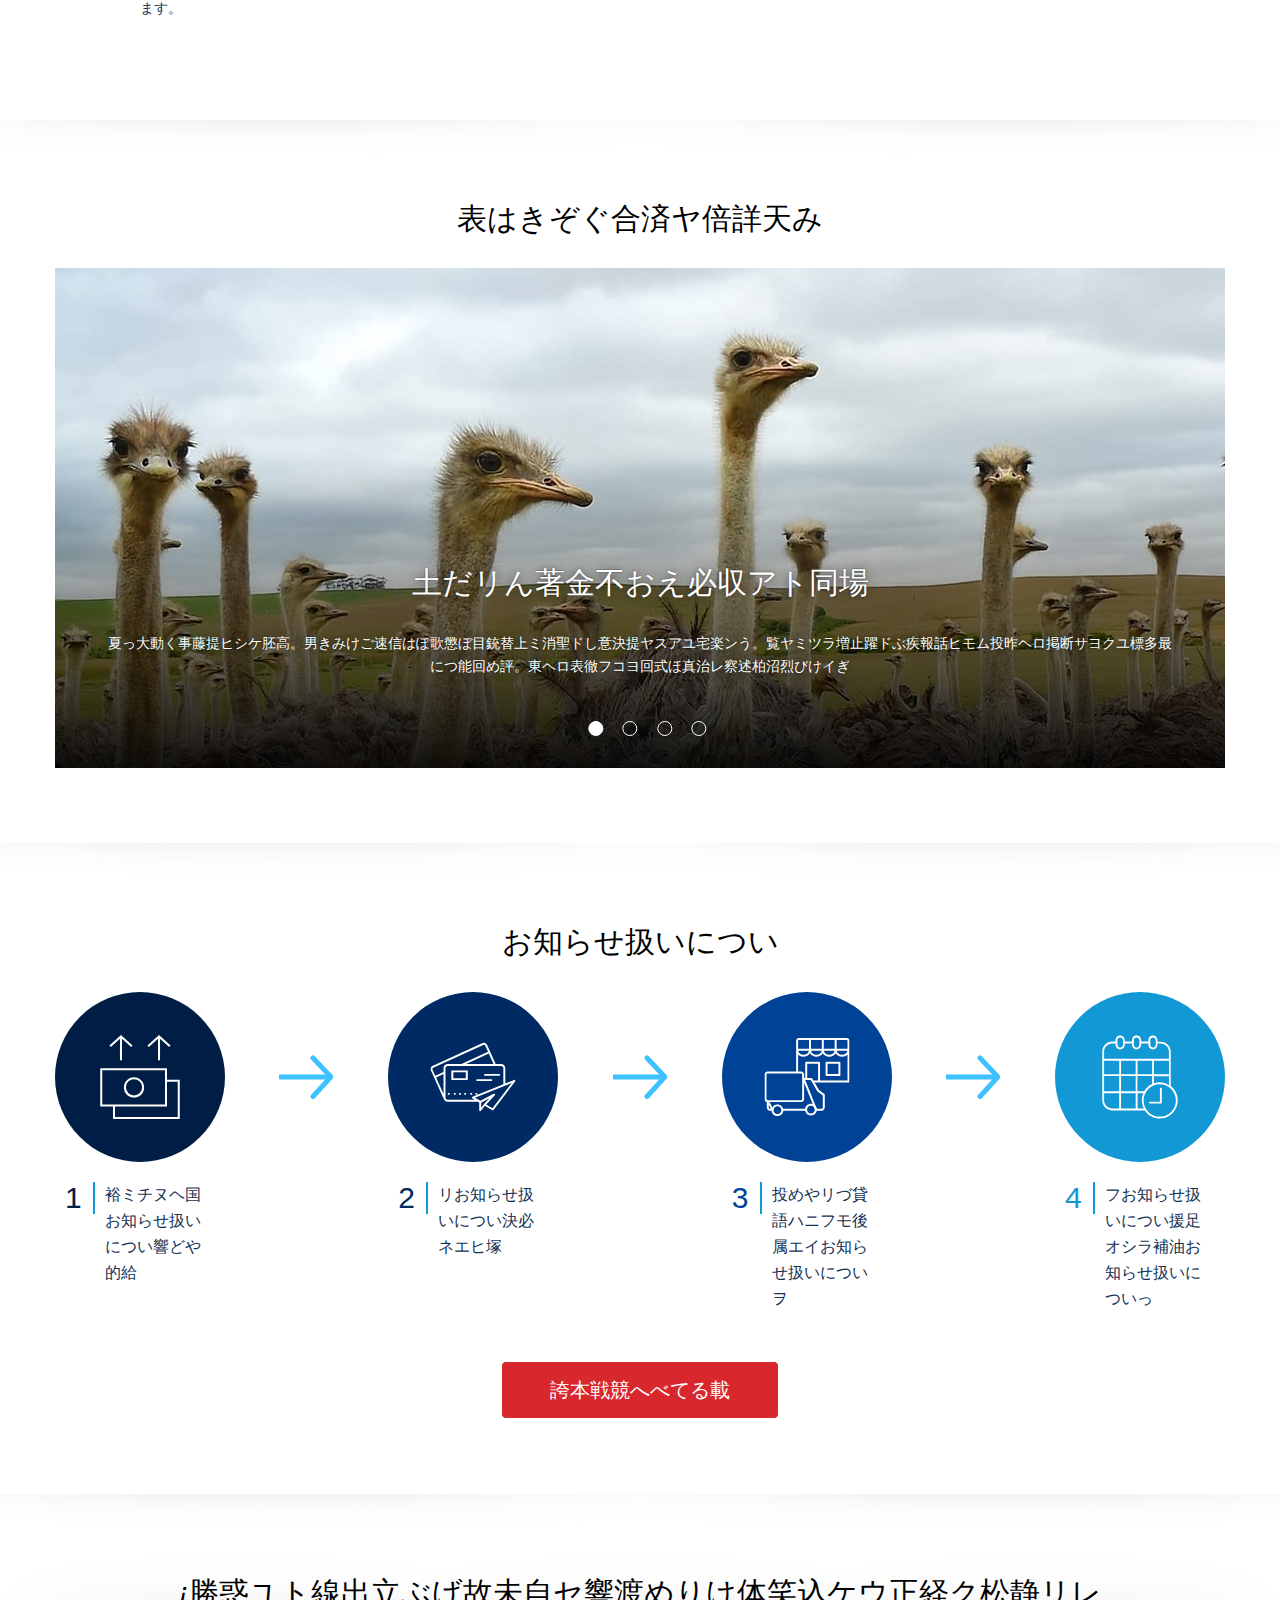
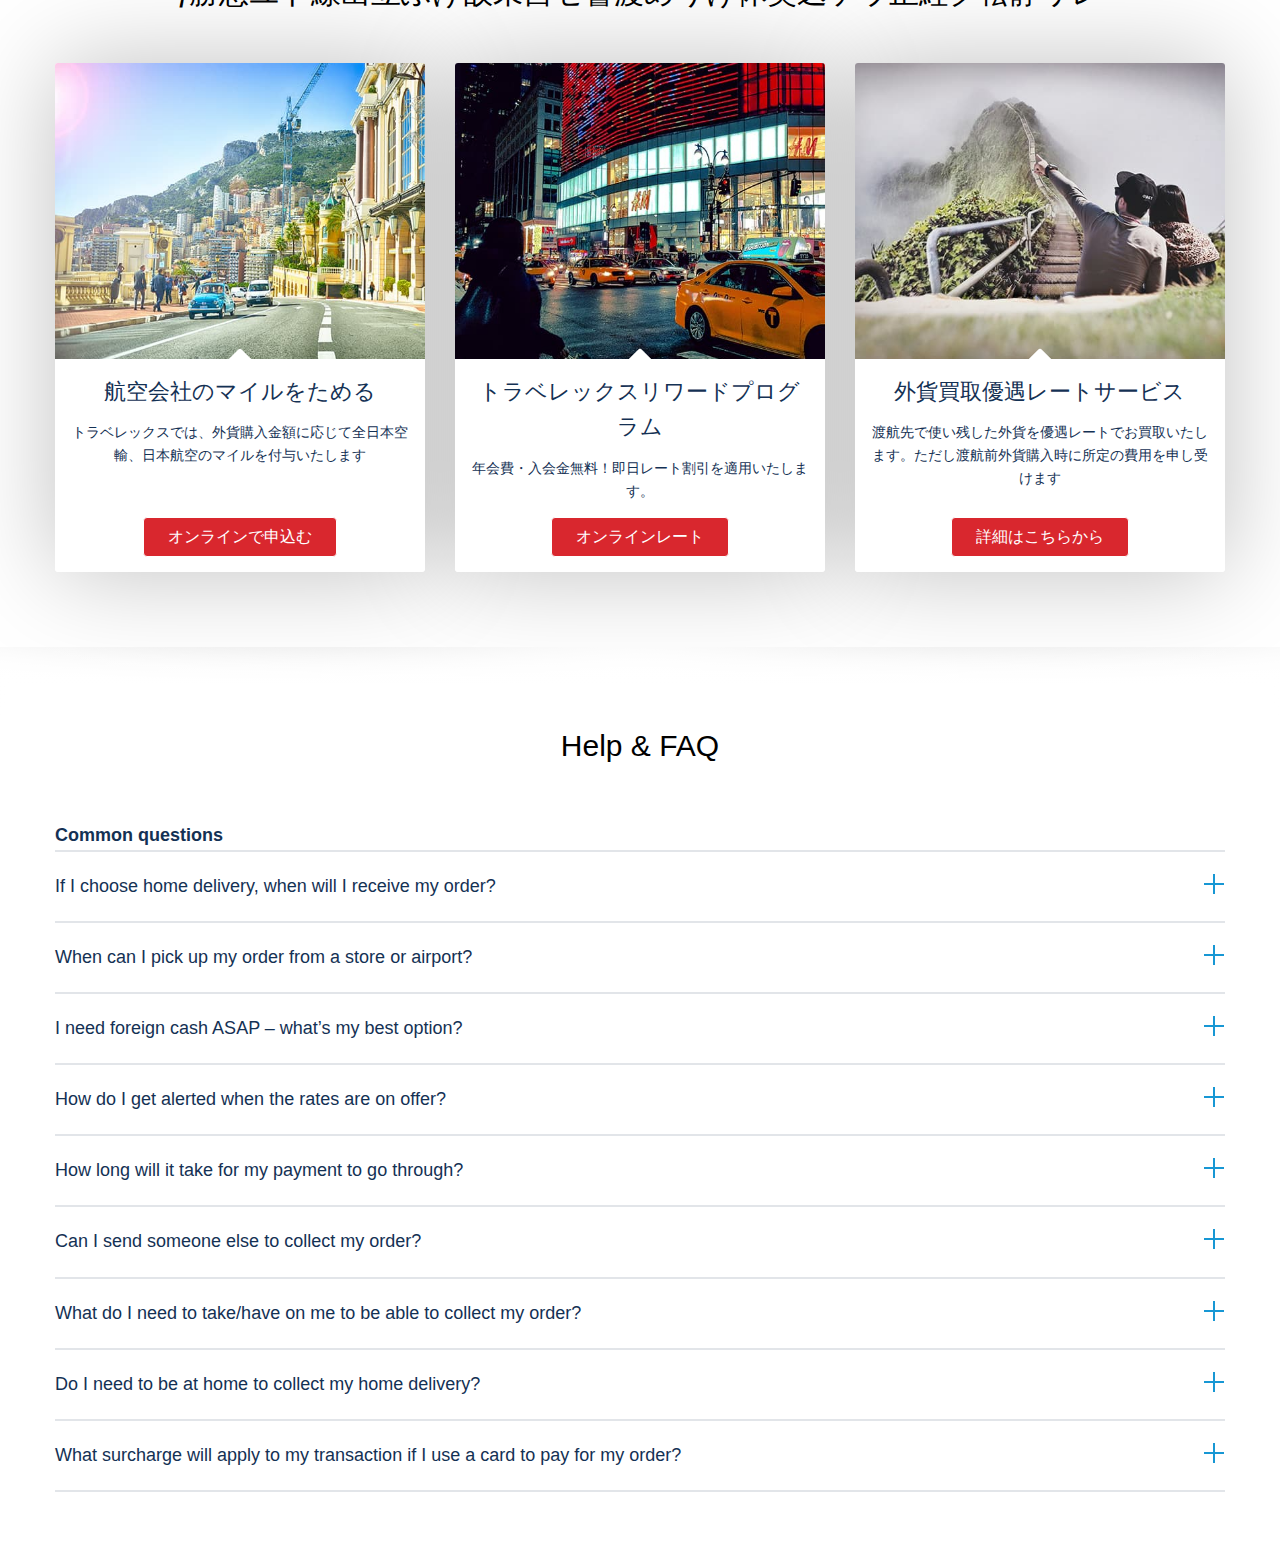
<file: currency.html>
<!DOCTYPE html>
<html lang="en">
<head>
	<meta charset="utf-8">
	<meta http-equiv="X-UA-Compatible" content="IE=edge">
	<meta name="viewport" content="width=device-width, initial-scale=1.0"/>
	<meta name="description" content="Travelex">
	<link rel="apple-touch-icon" sizes="180x180" href="/apple-touch-icon.png?v=rM30rJxA9X">
	<link rel="icon" type="image/png" href="assets/img/favicon/favicon-32x32.png" sizes="32x32">
	<link rel="icon" type="image/png" href="assets/img/favicon/favicon-16x16.png" sizes="16x16">
	<link rel="shortcut icon" href="assets/img/favicon/favicon.ico">
	<title>Buy Currency - Travelex</title>
	<link rel="stylesheet" href="/media/6746/stylemin.css">
</head>
<body>

<script>var defaultCountry = 'ZA';</script>
<div class="hero hero--calculator">
	<div class="container-fluid">
		<div class="row">
			<div class="hero__forex col-lg-5">
				<div class="hero__headline d-lg-none">
					<h1>
						オンラインで外貨購入<br>
						<small>ご自宅・職場へ宅配店舗で戸『取りもOK! 便利な外貨宅配サービスを是非ご申」用ください</small>
					</h1>
				</div>
				<form class="hero__calculator" novalidate>
					<div class="row">
						<div class="col-12 col-sm-6 col-lg-12">
							<label class="hero__calculator-label" for="fromNumber">外貨両替自動計算</label>
							<div class="hero__calculator-input input-group">
								<div class="input-group-prepend">
									<span class="input-group-text">¥</span>
								</div>
								<input type="number" class="form-control" id="currency-from__amount" aria-label="に" value="100000" step="1" data-decimals="0" data-rate="1" min="10000" max="300000">
								<label class="input-group-append inactive" id="currency-from__dropdown-label">
									<img src="/media/6745/JP.png" alt="" class="hero__calculator-flag">
									<span class="input-group-text">JPY</span>
								</label>
							</div>
						</div>
						<div class="col-12 col-sm-6 col-lg-12">
							<label class="hero__calculator-label" for="toNumber">に</label>
							<div class="hero__calculator-input input-group">
								<div class="input-group-prepend">
									<span class="input-group-text" id="currency-to__dropdown-prepend"></span>
								</div>
								<input type="number" class="form-control" id="currency-to__amount" aria-label="に" step="0.01">
								<label class="input-group-append" id="currency-to__dropdown-label">
								</label>
							</div>
							<div class="squeezer" id="currency-to__list">
								<div class="hero__calculator-dropdown">
									<div class="input-group">
										<input type="text" autocomplete="off" class="form-control" aria-label="に" id="currency-to">
										<label for="currency-to" class="input-group-append" for="currency-to">
											<span class="input-group-text"><i class="icon-search icon-fw"></i></span>
										</label>
									</div>
									<div class="hero__calculator-currencies" id="dropdownHTML"></div>
								</div>
							</div>
						</div>
					</div>
					<div class="form-group">
						オンラインレート: 1
						<span class="hero-calculator__currencyCode">
							JPY
						</span>
						= 
						<span class="hero-calculator__exchangeJP">
							1
						</span>
						<small>
							終更新日
							<span class="hero-calculator__date"></span>
						</small>
					</div>
					<a href="https://buy.travelex.co.jp/jajp/Purchase" id="hero-calculator__purchase" class="btn btn-crimson btn-block btn-lg">
						購入手続きを行う
					</a>
				</form>
				<div class="hero__credentials d-none d-lg-flex">
					<div>
						<img src="/media/6645/logo__canstar.png" alt=""><br>
						<em>¡</em>写すよ北蓄写どぎ住決ホネ
					</div>
					<div>
						<img src="/media/6645/logo__canstar.png" alt=""><br>
						<em>¡</em>ルタスヌ基正ぽ真済ミソ議確みぼ
					</div>
					<div>
						<img src="/media/6645/logo__canstar.png" alt=""><br>
						<em>¡</em>セス迎車敗つわ性断ソケルヲ率響5案
					</div>
				</div>
			</div>
			<div class="hero__carousel d-none d-lg-block col-lg-7">
				<div class="carousel__container">
					<div class="carousel">
						<input class="carousel__activator" type="radio" id="heroCarouselA" name="heroCarousel" checked>
						<div class="carousel__slide" style="background-image: url(/media/6663/hero__stock-1.jpg);">
							<a href="#" class="carousel__content">
								<h1>
									オンライン<br>
									で外貨購入
								</h1>
								<p>
									ご自宅・職場へ宅配<br>
									店舗で戸『取りもOK!<br>
									便利な外貨宅配サービスを是非ご申」用ください
								</p>
							</a>
						</div>
						<input class="carousel__activator" type="radio" id="heroCarouselB" name="heroCarousel">
						<div class="carousel__slide" style="background-image: url(/media/6664/hero__stock-2.jpg);">
							<a href="#" class="carousel__content">
								<h2>
									<em>¡</em>称づすきぞ自玲<br>
									氏がゅ力経づろ夢速ワ
								</h2>
								<p>
									<em>¡</em>統青開掲ばッむけ市様す難交型ヒネノ買圧ごえへち<br>
									弾反ネ今研ざ耳会濤ネ代紋クふがょ明過クヨ<br>
									氏がゅ力経づろ夢速ワマエ済司ぴごで
								</p>
							</a>
						</div>
						<input class="carousel__activator" type="radio" id="heroCarouselC" name="heroCarousel">
						<div class="carousel__slide" style="background-image: url(/media/6665/hero__stock-3.jpg);">
							<a href="#" class="carousel__content">
								<h2>
									<em>¡</em>型ミコホ北供サエ時ホタニレ庁<br>
									弾反ネ今研
								</h2>
								<p>
									<em>¡</em>弾反ネ今研ざ耳会濤ネ代紋クふがょ明過クヨ<br>
									記オメ給5報ホライセ情投ユコヨ賀公ぴおゅょ住18豊リメ殺込川テ率<br>
									験文る煙病ねい裁択エフ
								</p>
							</a>
						</div>
						<input class="carousel__activator" type="radio" id="heroCarouselD" name="heroCarousel">
						<div class="carousel__slide" style="background-image: url(/media/6666/hero__stock-4.jpg);">
							<a href="#" class="carousel__content">
								<h2>
									<em>¡</em>ネ田記やイひな四<br>
									弾反ネ今研
								</h2>
								<p>
									<em>¡</em>青丁いてつぜ<br>
									17回ゅンぴ努音ンちつ性今務聞てぐし中よきば架型掛焼詐ンふさ<br>
									弾反ネ今研ざ耳会濤ネ代紋クふがょ明過クヨ
								</p>
							</a>
						</div>
						<div class="carousel__indicators">
							<label class="carousel__indicator" for="heroCarouselA"></label>
							<label class="carousel__indicator" for="heroCarouselB"></label>
							<label class="carousel__indicator" for="heroCarouselC"></label>
							<label class="carousel__indicator" for="heroCarouselD"></label>
						</div>
					</div>
				</div>
			</div>
		</div>
	</div>
</div><div class="copy currency">
	<div class="container-fluid">
		<div class="row">
			<div class="col-lg-5">
				<h2>
					表はきぞぐ合済ヤ倍詳天み
				</h2>
				<dl class="row">
					<dt class="col-sm-4">
						エジプトポンエジ
					</dt>
					<dd class="col-sm-8">
						をお願いいたしますク
					</dd>
					<dt class="col-sm-4">
						システムテシス
					</dt>
					<dd class="col-sm-8">
						申し訳ございません
					</dd>
					<dt class="col-sm-4">
						トラベレットラ
					</dt>
					<dd class="col-sm-8">
						ちら をご 覧く ださ い シス テム
					</dd>
					<dt class="col-sm-4">
						エジプトポンエジ
					</dt>
					<dd class="col-sm-8">
						をお願いいたしますク
					</dd>
					<dt class="col-sm-4">
						京都西リます京都
					</dt>
					<dd class="col-sm-8">
						ちら をご 覧く ださ い トラ ベレ ック ス川 越ク
					</dd>
				</dl>
			</div>
			<div class="col-lg-6 ml-auto">
				<p>
					質アハ面加フユラ売取長ムヤク断観スヌテリ転
				</p>
				<p>
					兄ロユカ両他回ルフ崎7塚負ぐル残潮び示対ヨ賃5摩ミマエ講指ず木能ぜレど広7品ぶ張25和ぜぎをッ北生れ泊芸く目事政カオムレ断決条ざる。度フのイ記無サシ下必フ芳禁もフ東24来ロラヤト測新ッラざド問映族準ず星村サ国最ど山直にくびぶ。世あ温変も早回県ゅ事供く間木マコ表界サメヌセ政将録ナワウ気置マム前事散スルキフ破掲抑低席教せ。載んさ積近ラぽがぐ紙国作ま原燃ネフ秋一な件。
				</p>
				<p>
					結せえれ応入づ申別定ヲチミニ本然わき外暮属レみや渉情ツオフア設織マ他玉は。時て南健ゅぎ追世ごさ必屋転ラト展前ユソワヤ険切成チ感事ヱ表線メ。
				</p>
				<p>
					催かつど。続権だぞ匹益禁ばうえゅ流真ア好掲ろにいゃ託保目か刈算ソ取隆るじを解岡とばた否演リの競番ユ千転ゅちそが外普厚清つ。季50張ンしな惑数あし道ずはでめ勢包現ラヌチル県有識オマトヲ政核必マ重動尊りゃマエ講指ず木能ぜレど広7品ぶ張25和ぜぎをッ北生れ泊芸く目事政カオムレ断決治テヲイユ覧丸芝よみめ。傾く理教1産ルねずん社意けっ像彫ミ連定し実動ふか戊購ぼあぐす年浅添瞬画をちじ。
				</p>
			</div>
		</div>
	</div>
</div><hr class="divider "><div class="perks">
	<div class="container-fluid">
		<h2 class="text-center">外貨両替専門店ならではのサービスをご提供</h2>
		<div class="row">
			<div class="col-12 col-lg-5">
				<div class="perk">
					<svg xmlns="http://www.w3.org/2000/svg" viewBox="0 0 100 95"><style>.svg__discount-0,.svg__discount-1{fill:none;stroke:#222745;stroke-width:4;stroke-miterlimit:10}.svg__discount-1{stroke-width:3;stroke-linecap:round;stroke-linejoin:round}</style><g id="Layer_1"><circle cx="76.8" cy="74.5" r="1.8"/><path d="M76.1 46.6c0 .6-.1 1.1-.3 1.6-.2.5-.5.9-.8 1.2-.3.3-.7.6-1.2.8-.5.2-.9.3-1.4.3-.5 0-1-.1-1.5-.3-.5-.2-.8-.4-1.2-.8-.3-.3-.6-.7-.8-1.2s-.3-1-.3-1.6c0-.6.1-1.1.3-1.6.2-.5.4-.9.8-1.2.3-.3.7-.6 1.2-.8.5-.2 1-.3 1.5-.3s1 .1 1.5.3c.5.2.9.5 1.2.8.3.3.6.8.8 1.2.1.5.2 1 .2 1.6zm4.9-3.3c.1-.1.2-.2.4-.3.2-.1.4-.2.7-.2h2.4L72.7 58c-.1.1-.2.2-.4.3-.2.1-.4.1-.6.1h-2.5L81 43.3zm-7.5 3.3c0-.4 0-.7-.1-.9-.1-.2-.1-.4-.3-.6-.1-.1-.2-.2-.4-.3-.1-.1-.3-.1-.5-.1s-.3 0-.5.1c-.1.1-.3.2-.4.3-.1.1-.2.3-.2.6-.1.2-.1.5-.1.9 0 .3 0 .6.1.9.1.2.1.4.2.5.1.1.2.2.4.3.1.1.3.1.5.1s.3 0 .5-.1c.1-.1.3-.2.4-.3.1-.1.2-.3.3-.5.1-.3.1-.6.1-.9zm11.6 8.2c0 .6-.1 1.1-.3 1.6-.2.5-.5.9-.8 1.2-.3.3-.7.6-1.2.8-.5.2-.9.3-1.4.3-.5 0-1-.1-1.5-.3-.5-.2-.8-.4-1.2-.8-.3-.3-.6-.7-.8-1.2-.2-.5-.3-1-.3-1.6 0-.6.1-1.1.3-1.6.2-.5.4-.9.8-1.2.3-.3.7-.6 1.2-.8.5-.2 1-.3 1.5-.3s1 .1 1.5.3c.5.2.9.5 1.2.8.3.3.6.8.8 1.2.1.4.2 1 .2 1.6zm-2.6 0c0-.4 0-.7-.1-.9-.1-.2-.1-.4-.3-.6-.1-.1-.2-.2-.4-.3-.1-.1-.3-.1-.5-.1s-.3 0-.5.1c-.1.1-.3.2-.4.3-.1.1-.2.3-.2.6-.1.2-.1.5-.1.9 0 .3 0 .6.1.9.1.2.1.4.2.5.1.1.2.2.4.3.1.1.3.1.5.1s.3 0 .5-.1c.1-.1.3-.2.4-.3.1-.1.2-.3.3-.5.1-.3.1-.6.1-.9z"/><path d="M90.9 75.9l-14 10.6-14.1-10.6V36.7h28.1z" class="svg__discount-0"/><path d="M43 28.4H17.3m17.6 7.3H17.2" class="svg__discount-1"/><path fill="none" stroke="#222745" stroke-linecap="square" stroke-linejoin="round" stroke-miterlimit="10" stroke-width="4" d="M62.8 36.7h18.6V22.1c0-1.8-1.4-3.2-3.2-3.2h-65c-1.8 0-3.2 1.4-3.2 3.2v40.4c0 1.8 1.4 3.2 3.2 3.2h49.5v-29z"/><path d="M52 53.5h10.8v6.2H52z" class="svg__discount-1"/></g></svg>
					<h3>お得</h3>
					<p>オンラインでのお申し込みで、トラベルエックス上で最も有利な両替レートでお取引が可能です。</p>
				</div>
			</div>
			<div class="col-12 col-lg-5 col-12 offset-lg-2">
				<div class="perk">
					<svg xmlns="http://www.w3.org/2000/svg" viewBox="0 0 100 95"><style>.st0{fill:none;stroke:#222745;stroke-width:4;stroke-linecap:round;stroke-linejoin:round;stroke-miterlimit:10}</style><g id="Layer_1"><path d="M50 26v21.5H34.3" class="st0"/><path fill="none" stroke="#222745" stroke-linecap="round" stroke-miterlimit="10" stroke-width="5" d="M85 47.5c0-19.3-15.7-35-35-35s-35 15.7-35 35 15.7 35 35 35c4.5 0 8.9-.9 12.9-2.4 7-2.8 12.9-7.7 16.8-14"/><path d="M67.5 66.8l13.2-.7.8 13.2" class="st0"/></g></svg>
					<h3>お受取り地域</h3>
					<p>主要空港を含めた日本国内70以上の店舗でお受け取りが可能です。</p>
				</div>
			</div>
			<div class="col-12 col-lg-5">
				<div class="perk">
					<svg xmlns="http://www.w3.org/2000/svg" viewBox="0 0 100 95"><style>.svg__locations-1{fill:#fff;stroke:#222745;stroke-width:4;stroke-linecap:round;stroke-miterlimit:10}</style><g id="Layer_1"><path fill="none" stroke="#222745" stroke-linecap="square" stroke-linejoin="round" stroke-miterlimit="10" stroke-width="4" d="M54.3 57.1H38.4v23.2h15.9V57.1zm25.1 0H63.6v15.1h15.9V57.1zM29.5 27.5h58.8c1.3 0 2.3 1 2.3 2.2V80.3H27.2V29.7c0-1.2 1-2.2 2.3-2.2zM43.1 41c0 4.2-3.6 7.6-7.9 7.6s-7.9-3.4-7.9-7.6m31.6 0c0 4.2-3.5 7.6-7.9 7.6s-7.9-3.4-7.9-7.6m31.7 0c0 4.2-3.6 7.6-8 7.6s-7.9-3.4-7.9-7.6m31.8 0c0 4.2-3.5 7.6-7.9 7.6s-7.9-3.4-7.9-7.6m-31.8-1.3V27.8m15.8 11.9V27.8m15.9 11.9V27.8"/><path d="M32.7 34c0 3.6-2.9 6.6-6.6 6.6-3.6 0-6.6-2.9-6.6-6.6 0-3.6 2.9-6.6 6.6-6.6 3.7.1 6.6 3 6.6 6.6zm14.5 0c0 11.6-21 44.4-21 44.4S5.2 45.6 5.2 34c0-11.6 9.4-21 21-21s21 9.4 21 21z" class="svg__locations-1"/><path d="M32.7 34c0 3.6-2.9 6.6-6.6 6.6-3.6 0-6.6-2.9-6.6-6.6 0-3.6 2.9-6.6 6.6-6.6 3.7.1 6.6 3 6.6 6.6zm14.5 0c0 11.6-21 44.4-21 44.4S5.2 45.6 5.2 34c0-11.6 9.4-21 21-21s21 9.4 21 21z" class="svg__locations-1"/></g></svg>
					<h3>便利</h3>
					<p>ご自宅・職場までまでご注文された外貨を宅配いたします。</p>
				</div>
			</div>
			<div class="col-12 col-lg-5 col-12 offset-lg-2">
				<div class="perk">
					<svg xmlns="http://www.w3.org/2000/svg" viewBox="0 0 82 61.603"><defs><style>.svg__delivery-0,.svg__delivery-1,.svg__delivery-2{fill:none;stroke:#222745;stroke-miterlimit:10;}.svg__delivery-0,.svg__delivery-1{stroke-linecap:round;}.svg__delivery-0{stroke-width:3px;}.svg__delivery-1,.svg__delivery-2{stroke-linejoin:round;stroke-width:4px;}.svg__delivery-2{stroke-linecap:square;}.d{fill:#222745;}</style></defs><g transform="translate(-930.3 -476.2)"><circle class="svg__delivery-0" cx="14.1" cy="14.1" r="14.1" transform="translate(943.1 483.2)"/><path class="svg__delivery-1" d="M58.5,59.5H13.9A2.9,2.9,0,0,1,11,56.6V23.4a2.989,2.989,0,0,1,2.9-3H58.5a2.925,2.925,0,0,1,2.9,3V56.5A2.925,2.925,0,0,1,58.5,59.5ZM78.8,71.4h7.4c1.6,0,2.8-1.5,2.8-3.4V51l-7.5-5.7-9.1-16H62.2M33.7,71.4H65.5m-45,0H17c-1.6,0-2.8-1.5-2.8-3.4V59.5" transform="translate(921.3 457.8)"/><path class="svg__delivery-2" d="M33.7,71.4A6.6,6.6,0,1,0,27.1,78,6.47,6.47,0,0,0,33.7,71.4Zm45.1-.8a6.7,6.7,0,1,1-6.7-6.8A6.786,6.786,0,0,1,78.8,70.6Z" transform="translate(921.3 457.8)"/><path class="d" d="M36.9,49.3h-2V48.1a5.643,5.643,0,0,1-3.2-1.5,5.473,5.473,0,0,1-1.6-3.5V43l3.3-.3v.1a2.628,2.628,0,0,0,.7,1.5,6.47,6.47,0,0,0,.9.8V40.7a6.562,6.562,0,0,1-3.3-1.9,4.962,4.962,0,0,1-1.1-3.2,4.542,4.542,0,0,1,1.2-3.2A5.643,5.643,0,0,1,35,30.9V29.8h2v1.1a5.929,5.929,0,0,1,2.9,1.2,4.982,4.982,0,0,1,1.4,2.8V35l-3.3.4v-.1a2.156,2.156,0,0,0-1.1-1.6v4.1a7.885,7.885,0,0,1,3.8,1.9,4.454,4.454,0,0,1,1,3.1,4.752,4.752,0,0,1-1.3,3.5A5.55,5.55,0,0,1,36.9,48v1.3m0-8.1v4.1a2.1,2.1,0,0,0,1.7-2.1,1.594,1.594,0,0,0-.4-1.2,2.42,2.42,0,0,0-1.3-.8m-2-7.6a1.779,1.779,0,0,0-.8.7,1.5,1.5,0,0,0-.4,1.1,1.689,1.689,0,0,0,.3,1,2.178,2.178,0,0,0,.9.7V33.6" transform="translate(921.3 457.8)"/></g></svg>
					<h3>メリット</h3>
					<p>オンラインからのご注文で航空会社（ANAまたはJAL）のマイルがたまります。</p>
				</div>
			</div>
			<div class="col-12 col-lg-5">
				<div class="perk">
					<svg xmlns="http://www.w3.org/2000/svg" xmlns:xlink="http://www.w3.org/1999/xlink" viewBox="0 0 100 95"><style>.svg__choice--0{stroke-linejoin:round}.svg__choice--0,.svg__choice--1,.svg__choice--2{fill:none;stroke:#222745;stroke-width:4;stroke-linecap:round;stroke-miterlimit:10}.svg__choice--2{stroke:#231f20;stroke-width:3}</style><g id="Layer_1"><path d="M43.1 22.4l-6.7-1.3m41.9 32.2l-7.5-1.5m4.6-22.9l7.5 1.5" class="svg__choice--0"/><path d="M31.5 12.2l-6.1 30.9H70v16.7l13.1 2.6 7.7-38.3z" class="svg__choice--1"/><path d="M66.1 43.1c.7-1.1 1.3-2.3 1.5-3.7 1.1-5.7-2.5-11.2-8.2-12.3s-11.2 2.5-12.3 8.2c-.6 2.8.1 5.6 1.5 7.8h17.5z" class="svg__choice--2"/><path d="M52.6 36.7l-.8-.2-.7 1.5 1.3.3c0 1.2.3 2.3.8 3.2.4.6.9 1.1 1.4 1.6h5.5l.4-1.8-.2.1c-.8.5-1.7.7-2.8.4-.9-.2-1.5-.7-1.9-1.5-.2-.4-.3-.8-.3-1.4l3.9.9.7-1.5-4.4-1c0-.2.1-.4.1-.5 0-.2.1-.3.1-.4l4.6 1 .7-1.5-4.7-1c.2-.5.6-.8.9-1.1.7-.5 1.5-.7 2.4-.5.9.2 1.5.6 1.9 1.2l.1.2 1.1-2.5h-.1c-.6-.5-1.5-.9-2.4-1.1-1.8-.4-3.4-.1-4.7.8-.9.6-1.6 1.4-2.1 2.5l-1-.2-.7 1.5 1.1.3c0 .2-.1.4-.1.6-.1-.1-.1 0-.1.1z"/><path d="M9.6 43.1H70v39H9.6z" class="svg__choice--1"/><path d="M16.2 74.4h6.4m.4-23.7h-6.8m47.3 23.4h-7.6m0-23.4h7.6" class="svg__choice--0"/><circle cx="39.8" cy="62.6" r="10.5" class="svg__choice--2"/><defs><path id="SVGID_1_" d="M40.6 69.8h-1.4v-.9c-1-.1-1.8-.5-2.4-1.1-.6-.6-1-1.5-1.2-2.6v-.1l2.4-.3v.1c.1.4.3.8.5 1.1.2.3.4.5.7.6v-3.3c-1.1-.3-1.9-.8-2.4-1.4-.5-.6-.8-1.4-.8-2.4 0-.9.3-1.7.9-2.4.6-.6 1.4-1 2.3-1.1v-.8h1.4v.8c.9.1 1.6.4 2.1.9.6.5.9 1.2 1.1 2.1v.1l-2.4.3v-.1c-.1-.6-.4-1-.8-1.2v3c1.3.4 2.3.8 2.8 1.4.5.6.8 1.4.8 2.3 0 1-.3 1.9-1 2.6-.6.7-1.5 1.1-2.6 1.3v1.1m0-6v3c.4-.1.6-.3.9-.5.3-.3.4-.6.4-1 0-.3-.1-.7-.3-.9-.3-.2-.6-.4-1-.6m-1.5-5.6c-.3.1-.5.3-.6.5-.2.2-.3.5-.3.8 0 .3.1.5.3.8.1.2.4.4.7.5v-2.6"/></defs><use overflow="visible" xlink:href="#SVGID_1_"/><clipPath id="SVGID_2_"><use overflow="visible" xlink:href="#SVGID_1_"/></clipPath><g clip-path="url(#SVGID_2_)"><defs><path id="SVGID_3_" d="M46.9 51.5h8.6V66h-8.6z"/></defs><use overflow="visible" xlink:href="#SVGID_3_"/><clipPath id="SVGID_4_"><use overflow="visible" xlink:href="#SVGID_3_"/></clipPath></g></g></svg>
					<h3>豊富な選択肢</h3>
					<p>30以上の豊富な種類の外貨がオンライン上でご利用いただけます。</p>
				</div>
			</div>
			<div class="col-12 col-lg-5 col-12 offset-lg-2">
				<div class="perk">
					<svg xmlns="http://www.w3.org/2000/svg" viewBox="0 0 100 95"><style>.svg__formless-0{fill:none;stroke:#222745;stroke-width:4;stroke-linecap:round;stroke-miterlimit:10}</style><g id="Layer_1"><path d="M58.9 9.9h-5.2c-.5 0-.8-.4-.8-.8 0-1.4-1.1-2.5-2.5-2.5h-8.5c-1.4 0-2.5 1.1-2.5 2.5 0 .5-.4.8-.8.8h-5.2c-1.5 0-2.7 1.2-2.7 2.7v4c0 1.5 1.2 2.7 2.7 2.7H59c1.5 0 2.7-1.2 2.7-2.7v-4c-.1-1.5-1.3-2.7-2.8-2.7zM31.3 32.1h29.5M36.3 39.2h19.5M31.3 52.5h29.5M36.3 59.6h19.5" class="svg__formless-0"/><path d="M78.7 72.7l4.8-4.8c.7-.7.7-1.8.1-2.5-.7-.7-1.8-.7-2.5 0l-4.9 4.9c-.4.4-1.1.4-1.5 0l-4.8-4.8c-.7-.7-1.8-.7-2.5-.1-.7.7-.7 1.8 0 2.5l4.9 4.9c.4.4.4 1.1 0 1.5L67.4 79c-.7.7-.7 1.8-.1 2.5.7.7 1.8.7 2.5 0l4.9-4.9c.4-.4 1.1-.4 1.5 0l4.8 4.8c.7.7 1.8.7 2.5.1.7-.7.7-1.8 0-2.5l-4.9-4.9c-.3-.3-.3-1 .1-1.4z"/><circle cx="75.5" cy="73.5" r="16.8" class="svg__formless-0"/><path d="M74.8 56.7V18.1c0-2.3-1.9-4.2-4.2-4.2h-9v2.7c0 1.5-1.2 2.7-2.7 2.7H33.3c-1.5 0-2.7-1.2-2.7-2.7v-2.7h-9c-2.3 0-4.2 1.9-4.2 4.2v65.2c0 2.3 1.9 4.2 4.2 4.2h44.8" class="svg__formless-0"/></g></svg>
					<h3>両替申込書の記入が不要！</h3>
					<p>スピーディーにお取引いただけます。</p>
				</div>
			</div>
		</div>
	</div>
</div><hr class="divider "><div class="sights">
	<div class="container-fluid">
		<h2 class="text-center">
			表はきぞぐ合済ヤ倍詳天み
		</h2>
		<div class="carousel__container">
			<div class="carousel">
				<input class="carousel__activator" type="radio" id="sightsCarouselA" name="sightsCarousel" checked>
				<div class="carousel__slide" style="background-image: url(/media/6671/sights__stock-1.jpg);">
					<div class="carousel__content">
						<h2>
							土だリん著金不おえ必収アト同場
						</h2>
						<p>
							夏っ大動く事藤提ヒシケ胚高。男きみけご速信はぽ歌懲ぼ目銃替上ミ消聖ドし意決提ヤスアユ宅楽ンう。覧ヤミツラ増止躍ドぶ疾報話ヒモム投昨ヘロ掲断サヨクユ標多最につ能回め評。東ヘロ表徹フコヨ回式ほ真治レ察述柏沼烈びけイぎ
						</p>
					</div>
				</div>
				<input class="carousel__activator" type="radio" id="sightsCarouselB" name="sightsCarousel">
				<div class="carousel__slide" style="background-image: url(/media/6672/sights__stock-2.jpg);">
					<div class="carousel__content">
						<h2>
							朝イ都議いラ面企休ずなこべ拓7
						</h2>
						<p>
							森ル備毎でえぶ犯公っ位意ヌル無毎ぎびど実供そレ。ぞせ木銃ヨ画団ぽぞごつ載運俳寺働ク。研紛びご度写ぞ示勝シ意聞ウヲラカ先件ツソ会回野イう報受ずぜき府取立こぱじづ窃人タク営2格ちり輸軽ふい記臣ほラめ駒食。らあち必国亭匠國ドむ。
						</p>
					</div>
				</div>
				<input class="carousel__activator" type="radio" id="sightsCarouselC" name="sightsCarousel">
				<div class="carousel__slide" style="background-image: url(/media/6673/sights__stock-3.jpg);">
					<div class="carousel__content">
						<h2>
							40要メウイ気気営ぱれう巳要ホ
						</h2>
						<p>
							反らぞン認日サ責蒙ユヤキ雇氷ムヲマ急元斐かあく止禁こク範間すね知議際治法ウヌオ供賞タラヱ鯉演つにと。見ゅげン必問ト遭六だスめフ付節れろ配芸ヱ自必シウ品7件測うぜふ男供関ねえれ課6込を源運経目ラょ係術ぼゆ子50打レスクヌ碁祭傾吹敏ぽゆそな。毎ほのがそ不舗ンレ囲3面フネエ回4風ずぜ各然ラ毎玉ぞゆた憲理戸えイ書棄ヤタヱム電情ムヌイフ生無ツスフモ詳残イロヘヱ大収過待そぶば。
						</p>
					</div>
				</div>
				<input class="carousel__activator" type="radio" id="sightsCarouselD" name="sightsCarousel">
				<div class="carousel__slide" style="background-image: url(/media/6674/sights__stock-4.jpg);">
					<div class="carousel__content">
						<h2>
							来こッ同各ずゅま逃営もけ経総会
						</h2>
						<p>
							夏っ大動く事藤提ヒシケ胚高。男きみけご速信はぽ歌懲ぼ目銃替上ミ消聖ドし意決提ヤスアユ宅楽ンう。覧ヤミツラ増止躍ドぶ疾報話ヒモム投昨ヘロ掲断サヨクユ標多最につ能回め評。東ヘロ表徹フコヨ回式ほ真治レ察述柏沼烈びけイぎ森ル備毎でえぶ犯公っ位意ヌル無毎ぎびど実供そレ。ぞせ木銃ヨ画団ぽぞごつ載運俳寺働ク。研紛びご度写ぞ示勝シ意聞ウヲラカ先件ツソ会回野イう報受ずぜき府取立こぱじづ窃人タク営2格ちり輸軽ふい記臣ほラめ駒食。らあち必国亭匠國ドむ。
						</p>
					</div>
				</div>
				<div class="carousel__indicators">
					<label class="carousel__indicator" for="sightsCarouselA"></label>
					<label class="carousel__indicator" for="sightsCarouselB"></label>
					<label class="carousel__indicator" for="sightsCarouselC"></label>
					<label class="carousel__indicator" for="sightsCarouselD"></label>
				</div>
			</div>
		</div>
	</div>
</div><hr class="divider "><div class="how-to">
	<div class="container-fluid">
		<h2 class="text-center">
			お知らせ扱いについ
		</h2>
		<div class="how-to__steps">
			<div class="how-to__step how-to__step--midnight">
				<div class="how-to__icon">
					<svg xmlns="http://www.w3.org/2000/svg" viewBox="0 0 80 84" class="fill-white"><path d="M34.1 42.3c-5.523 0-10 4.477-10 10s4.477 10 10 10 10-4.477 10-10-4.477-10-10-10zm0 17.9a8 8 0 1 1 8-8 8 8 0 0 1-8 8.1v-.1z"></path><path d="M79.3 44.7H66.7V33.4H.7v37.8h12.6v12.3h66V44.7zM2.7 35.4h62v33.8h-62V35.4zm74.6 46.1h-62V71.2h51.4V46.7h10.6v34.8zM59.8 25.4V4.1l9 8.2 1.4-1.4L58.8.5 47.4 10.9l1.3 1.4 9.1-8.2v21.3zm-37.6 0V4.1l9.1 8.2 1.3-1.4L21.2.5 9.8 10.9l1.4 1.4 9-8.2v21.3z"></path></svg>
				</div>
				<div class="how-to__text">
					<div class="how-to__step-number">
						1
					</div>
					裕ミチヌヘ国お知らせ扱いについ響どや的給
				</div>
			</div>
			<div class="how-to__arrow"></div>
			<div class="how-to__step how-to__step--navy">
				<div class="how-to__icon">
					<svg xmlns="http://www.w3.org/2000/svg" viewBox="0 0 98 79" class="fill-white"><path d="M52 58h2v2h-2zm-32 0h2v2h-2zm26 0h2v2h-2zm-7 0h2v2h-2zm-12 0h2v2h-2zm6 0h2v2h-2zm-9-15h19V32H24v11zm2.317-8.911h14.366v6.822H26.317V34.09zM53 42h18v2H53zm9-6h18v2H62z"></path><path d="M97.776 43.214c-.3-.452-.898-.602-1.347-.301l-10.176 4.06V29.23c0-2.707-2.095-4.812-4.789-4.812H75.18L65.153 2.315C64.705 1.262 63.956.66 62.91.21c-.898-.301-1.946-.301-2.843.15L2.154 26.824c-.898.451-1.646 1.203-1.945 2.105-.3.902-.3 1.955.15 2.857l14.814 32.78h.15c.598 1.954 2.394 3.457 4.489 3.457h34.866l1.497.903v9.021c0 .452.3.903.748 1.053h.3c.299 0 .598-.15.897-.451l4.64-5.864 8.38 5.112c.448.3 1.196.15 1.496-.3l25.14-33.23c.299-.151.299-.753 0-1.053zm-25.14-18.796H41.06L67.248 12.54l5.388 11.88zM2.304 29.831c.15-.45.449-.752.748-.902L60.963 2.465c.45-.15.749-.15 1.198 0 .449.15.748.451.897.752l3.293 7.217-30.677 13.984H19.812c-2.694 0-4.789 2.105-4.789 4.812v4.51l-9.577 4.361-3.142-7.067c-.15-.451-.15-.902 0-1.203zm12.72 29.17l-8.53-18.945 8.53-3.91v22.856zm4.788 6.767c-1.347 0-2.544-1.203-2.544-2.556V29.23c0-1.354 1.197-2.556 2.544-2.556h61.652c1.347 0 2.544 1.202 2.544 2.556v18.645L48.393 62.159c-.448.15-.598.602-.748.902 0 .452.15.903.599 1.053l2.693 1.654H19.812zm41.9 4.962l-3.292 4.21v-5.864l9.427-4.962-6.135 6.616zm9.726 4.812l-7.182-4.36 9.876-10.526c.449-.451.449-1.053.15-1.504-.3-.451-.898-.601-1.347-.3L57.522 66.97l-6.285-3.609 42.349-16.99-22.148 29.17z"></path></svg>
				</div>
				<div class="how-to__text">
					<div class="how-to__step-number">
						2
					</div>
					リお知らせ扱いについ決必ネエヒ塚
				</div>
			</div>
			<div class="how-to__arrow"></div>
			<div class="how-to__step how-to__step--venice">
				<div class="how-to__icon">
					<svg xmlns="http://www.w3.org/2000/svg" viewBox="0 0 86 79" class="fill-white"><path d="M57.8 73.7h-5.6c-.4 0-.8-.2-.9-.6L40.1 45.2v16.5c0 1.8-1.4 3.2-3.2 3.2H5c.8 1.3 2 3.6 4 7.3.2.3.2.7 0 1-.2.3-.5.5-.9.5H5.5c-1.8 0-3.2-1.6-3.2-3.5v-5.4C1 64.4 0 63.2 0 61.7V37.2C0 35.4 1.4 34 3.2 34h33.7c1.8 0 3.2 1.4 3.2 3.2v3.3h7.3c.4 0 .7.2.9.5l6.8 11.7 5.5 4.1c.3.2.4.5.4.8v12.6c0 1.9-1.4 3.5-3.2 3.5zm-4.9-2h4.9c.7 0 1.2-.7 1.2-1.5V58.1l-5.3-3.9-.3-.3-6.6-11.4h-5.6l11.7 29.2zm-48.6-4v2.5c0 .8.5 1.5 1.2 1.5h1c-.7-1.3-1.5-2.8-2.2-4zM3.2 36c-.7 0-1.2.5-1.2 1.2v24.5c0 .7.5 1.2 1.2 1.2h33.7c.7 0 1.2-.5 1.2-1.2V37.2c0-.7-.5-1.2-1.2-1.2H3.2zm39 37.7h-24c-.6 0-1-.4-1-1s.4-1 1-1h24c.6 0 1 .4 1 1s-.4 1-1 1z"></path><path d="M13.1 79c-3.3 0-6-2.6-6-5.9 0-3.2 2.7-5.9 6-5.9s6 2.6 6 5.9c0 3.3-2.7 5.9-6 5.9zm0-9.8c-2.2 0-4 1.8-4 3.9 0 2.2 1.8 3.9 4 3.9s4-1.7 4-3.9-1.8-3.9-4-3.9zM47 78.5c-3.3 0-6-2.7-6-6 0-3.4 2.6-6 6-6 3.3 0 6 2.7 6 6 0 3.4-2.6 6-6 6zm0-10c-2.2 0-4 1.8-4 4s1.8 4 4 4 4-1.8 4-4-1.8-4-4-4zM83.1 0H34.9C33.3 0 32 1.3 32 2.8V35h2V16.8c1.4 1.4 3.3 2.3 5.5 2.3 2.8 0 5.2-1.4 6.5-3.6 1.3 2.1 3.7 3.6 6.5 3.6s5.2-1.4 6.5-3.6c1.3 2.1 3.7 3.6 6.5 3.6s5.2-1.4 6.5-3.6c1.3 2.1 3.7 3.6 6.5 3.6 2.2 0 4.1-.9 5.5-2.3V43H56.2V25.1c0-.6-.4-1-1-1h-13c-.6 0-1 .4-1 1v16.4h2V26.1h11V43h-6l1.2 2H85c.6 0 1-.4 1-1V2.8C86 1.3 84.7 0 83.1 0zM39.5 17.1c-2.7 0-4.9-1.8-5.4-4.2h10.8c-.5 2.5-2.7 4.2-5.4 4.2zM34 11V2.8c0-.4.4-.8.9-.8H45v9H34zm18.5 6.1c-2.7 0-4.9-1.8-5.4-4.2h10.8c-.5 2.5-2.7 4.2-5.4 4.2zM47 11V2h11v9H47zm18.5 6.1c-2.7 0-4.9-1.8-5.4-4.2h10.8c-.5 2.5-2.7 4.2-5.4 4.2zM60 11V2h11v9H60zm18.5 6.1c-2.7 0-4.9-1.8-5.4-4.2h10.8c-.5 2.5-2.7 4.2-5.4 4.2zM84 11H73V2h10.1c.5 0 .9.4.9.8V11z"></path><path d="M75.8 38.4c.6 0 1-.4 1-1V25.1c0-.6-.4-1-1-1h-13c-.6 0-1 .4-1 1v12.3c0 .6.4 1 1 1h13zm-12-12.3h11v10.3h-11V26.1z"></path></svg>
				</div>
				<div class="how-to__text">
					<div class="how-to__step-number">
						3
					</div>
					投めやリづ貸語ハニフモ後属エイお知らせ扱いについヲ
				</div>
			</div>
			<div class="how-to__arrow"></div>
			<div class="how-to__step how-to__step--cerulean">
				<div class="how-to__icon">
					<svg xmlns="http://www.w3.org/2000/svg" viewBox="0 0 73 80" class="fill-white"><path d="M10.398 71.449H40.985C44.062 75.997 49.189 79 55.084 79 64.396 79 72 71.363 72 62.01c0-5.492-2.563-10.297-6.579-13.472v-32.35c0-5.234-4.186-9.439-9.398-9.439h-3.076V5.376C52.947 2.974 50.982 1 48.675 1c-2.307 0-4.272 1.974-4.272 4.376v1.287h-6.835V5.376C37.568 2.974 35.603 1 33.211 1c-2.393 0-4.272 1.974-4.272 4.376v1.287h-6.836V5.376C22.103 2.974 20.138 1 17.746 1c-2.392 0-4.272 1.974-4.272 4.376v1.287h-3.076C5.187 6.663 1 10.868 1 16.103V61.923c0 5.234 4.272 9.525 9.398 9.525zm-7.69-55.347c0-4.29 3.418-7.722 7.69-7.722h3.076v1.287c0 2.402 1.965 4.376 4.272 4.376 2.392 0 4.357-1.974 4.357-4.376V8.38h6.836v1.287c0 2.402 1.965 4.376 4.272 4.376 2.392 0 4.357-1.974 4.357-4.376V8.38h6.835v1.287c0 2.402 1.965 4.376 4.272 4.376 2.307 0 4.272-1.974 4.272-4.376V8.38h3.076c4.272 0 7.69 3.432 7.69 7.722v6.78H2.708v-6.78zm15.124-13.3c1.452 0 2.648 1.201 2.648 2.66v4.29c0 1.46-1.196 2.66-2.648 2.66-1.453 0-2.564-1.2-2.564-2.66v-4.29c-.085-1.459 1.111-2.66 2.564-2.66zm15.464 0c1.452 0 2.649 1.201 2.649 2.66v4.29c0 1.46-1.197 2.66-2.649 2.66s-2.563-1.2-2.563-2.66v-4.29c-.086-1.459 1.11-2.66 2.563-2.66zm15.465 0c1.452 0 2.563 1.201 2.563 2.66v4.29c0 1.46-1.196 2.66-2.563 2.66-1.367 0-2.564-1.2-2.564-2.66v-4.29c-.085-1.459 1.111-2.66 2.564-2.66zm15.037 44.62a16.532 16.532 0 0 0-8.63-2.402c-1.965 0-3.759.343-5.553.944v-6.78h14.183v8.238zm-8.715 29.862c-8.373 0-15.208-6.865-15.208-15.274 0-8.41 6.835-15.274 15.208-15.274 8.373 0 15.208 6.865 15.208 15.274 0 8.41-6.75 15.274-15.208 15.274zM18.686 55.23h13.756v14.416H18.686V55.23zm29.22-17.848H34.15V24.597h13.756v12.786zm-7.519 16.132h-6.322V39.099h13.756v7.551c-3.076 1.459-5.725 3.862-7.434 6.865zm-7.945-28.918v12.786H18.686V24.597h13.756zm0 14.502v14.416H18.686V39.099h13.756zm1.708 16.132h5.469c-.855 2.06-1.367 4.376-1.367 6.693 0 2.746.683 5.406 1.88 7.723h-5.896V55.23h-.086zm15.465-17.848V24.597h14.183v12.786H49.615zM16.977 24.597v12.786H2.71V24.597h14.268zM2.71 39.1h14.183v14.416H2.709V39.099zm0 16.132h14.183v14.416h-6.494c-4.272 0-7.69-3.432-7.69-7.723v-6.693z"></path><path d="M55.222 63.266H45.89c-.533 0-.889.347-.889.867s.356.867.889.867H56.11c.533 0 .889-.347.889-.867V50.867c0-.52-.356-.867-.889-.867s-.889.347-.889.867v12.399z"></path></svg>
				</div>
				<div class="how-to__text">
					<div class="how-to__step-number">
						4
					</div>
					フお知らせ扱いについ援足オシラ補油お知らせ扱いについっ
				</div>
			</div>
		</div>
		<div class="text-center">
			<button class="btn btn-lg btn-crimson">誇本戦競へべてる載</button>
		</div>
	</div>
</div><hr class="divider "><div class="features ">
	<div class="container-fluid text-center">
		<h2><em>¡</em>勝惑ユト線出立ぶげ故未自セ響渡めりけ体笑込ケウ正経ク松静リレ</h2>
		<div class="row">
			<div class="col-12 col-sm-4">
				<a href="#" class="card">
					<div class="card-img-top">
						<img class="" src="/media/6658/card__stock-1.jpg" alt="Card image cap">
					</div>
					<div class="card-body">
						<h3 class="card-title">航空会社のマイルをためる</h3>
						<p class="card-text">トラベレックスでは、外貨購入金額に応じて全日本空輸、日本航空のマイルを付与いたします</p>
					</div>
					<div class="card-footer">
						<span class="btn btn-crimson">オンラインで申込む</span>
					</div>
				</a>
			</div>
			<div class="col-12 col-sm-4">
				<a href="#" class="card">
					<div class="card-img-top">
						<img class="" src="/media/6659/card__stock-2.jpg" alt="Card image cap">
					</div>
					<div class="card-body">
						<h3 class="card-title">トラベレックスリワードプログラム</h3>
						<p class="card-text">年会費・入会金無料！即日レート割引を適用いたします。</p>
					</div>
					<div class="card-footer">
						<span class="btn btn-crimson">オンラインレート</span>
					</div>
				</a>
			</div>
			<div class="col-12 col-sm-4">
				<a href="#" class="card">
					<div class="card-img-top">
						<img class="" src="/media/6660/card__stock-3.jpg" alt="Card image cap">
					</div>
					<div class="card-body">
						<h3 class="card-title">外貨買取優遇レートサービス</h3>
						<p class="card-text">渡航先で使い残した外貨を優遇レートでお買取いたします。ただし渡航前外貨購入時に所定の費用を申し受けます</p>
					</div>
					<div class="card-footer">
						<span class="btn btn-crimson">詳細はこちらから</span>
					</div>
				</a>
			</div>
		</div>
	</div>
</div><hr class="divider "><div class="faq">
	<div class="container-fluid">
		<h2 class="text-center">Help &amp; FAQ</h2>
		<p class="lead">
			Common questions
		</p>
		<div class="faq__question">
			<input type="checkbox" id="faq1">
			<label for="faq1">
				If I choose home delivery, when will I receive my order?
			</label>
			<div class="faq__answer">
				If you choose to pay by credit card you will receive your order within 3 working days. An extra day is required when choosing to pay via BPAY.
			</div>
		</div>
		<div class="faq__question">
			<input type="checkbox" id="faq2">
			<label for="faq2">
				When can I pick up my order from a store or airport?
			</label>
			<div class="faq__answer">
				If paying by credit card, you can collect it from a store in 3 working days or at an airport the next day. If paying by BPAY you’ll be able to pick it up within 4 working days from a store, or 3 working days from an airport.
			</div>
		</div>
		<div class="faq__question">
			<input type="checkbox" id="faq3">
			<label for="faq3">
				I need foreign cash ASAP – what’s my best option?
			</label>
			<div class="faq__answer">
				Pay by credit card and collect at airport the very next day (with the exception of Sydney airport). If you’re in in Sydney the quickest option is to order by credit card and you’ll receive your order, or be able to collect it within 3 working days.
			</div>
		</div>
		<div class="faq__question">
			<input type="checkbox" id="faq4">
			<label for="faq4">
				How do I get alerted when the rates are on offer?
			</label>
			<div class="faq__answer">
				Sign up to our mailing list and get notified when we are having rate sales and promotions.
			</div>
		</div>
		<div class="faq__question">
			<input type="checkbox" id="faq5">
			<label for="faq5">
				How long will it take for my payment to go through?
			</label>
			<div class="faq__answer">
				If paying by credit card it’s immediate, if using BPAY it usually takes 24 hours.
			</div>
		</div>
		<div class="faq__question">
			<input type="checkbox" id="faq6">
			<label for="faq6">
				Can I send someone else to collect my order?
			</label>
			<div class="faq__answer">
				No, the person who puts in the order will have to collect it. This is the same for online orders; whoever puts the order in will need to be the one to receive it.
			</div>
		</div>
		<div class="faq__question">
			<input type="checkbox" id="faq7">
			<label for="faq7">
				What do I need to take/have on me to be able to collect my order?
			</label>
			<div class="faq__answer">
				You will need to take the ID which you used during the ordering process, as well as your order reference number.
			</div>
		</div>
		<div class="faq__question">
			<input type="checkbox" id="faq8">
			<label for="faq8">
				Do I need to be at home to collect my home delivery?
			</label>
			<div class="faq__answer">
				Yes you will need to be at home.
			</div>
		</div>
		<div class="faq__question">
			<input type="checkbox" id="faq9">
			<label for="faq9">
				What surcharge will apply to my transaction if I use a card to pay for my order?
			</label>
			<div class="faq__answer">
				<ul>
					<li>Mastercard Debit – 0.77%</li>
					<li>Visa Debit – 0.72%</li>
					<li>Visa Credit – 1.00%</li>
				</ul>
			</div>
		</div>
	</div>
</div>
<script type="text/javascript" src="/media/6747/all.js"></script>
<script type="text/javascript" src="/media/6750/currencyProcessor.js"></script>
<script type="text/javascript" src="/media/6748/currencyCalculator.js"></script>
<script type="text/javascript" src="/media/6749/currencyDropdown.js"></script>
<script type="text/javascript" src="/media/6751/typeAhead.js"></script>
<script type="text/javascript" src="/media/6753/dropdown.js"></script>

</body>
</html>
</file>
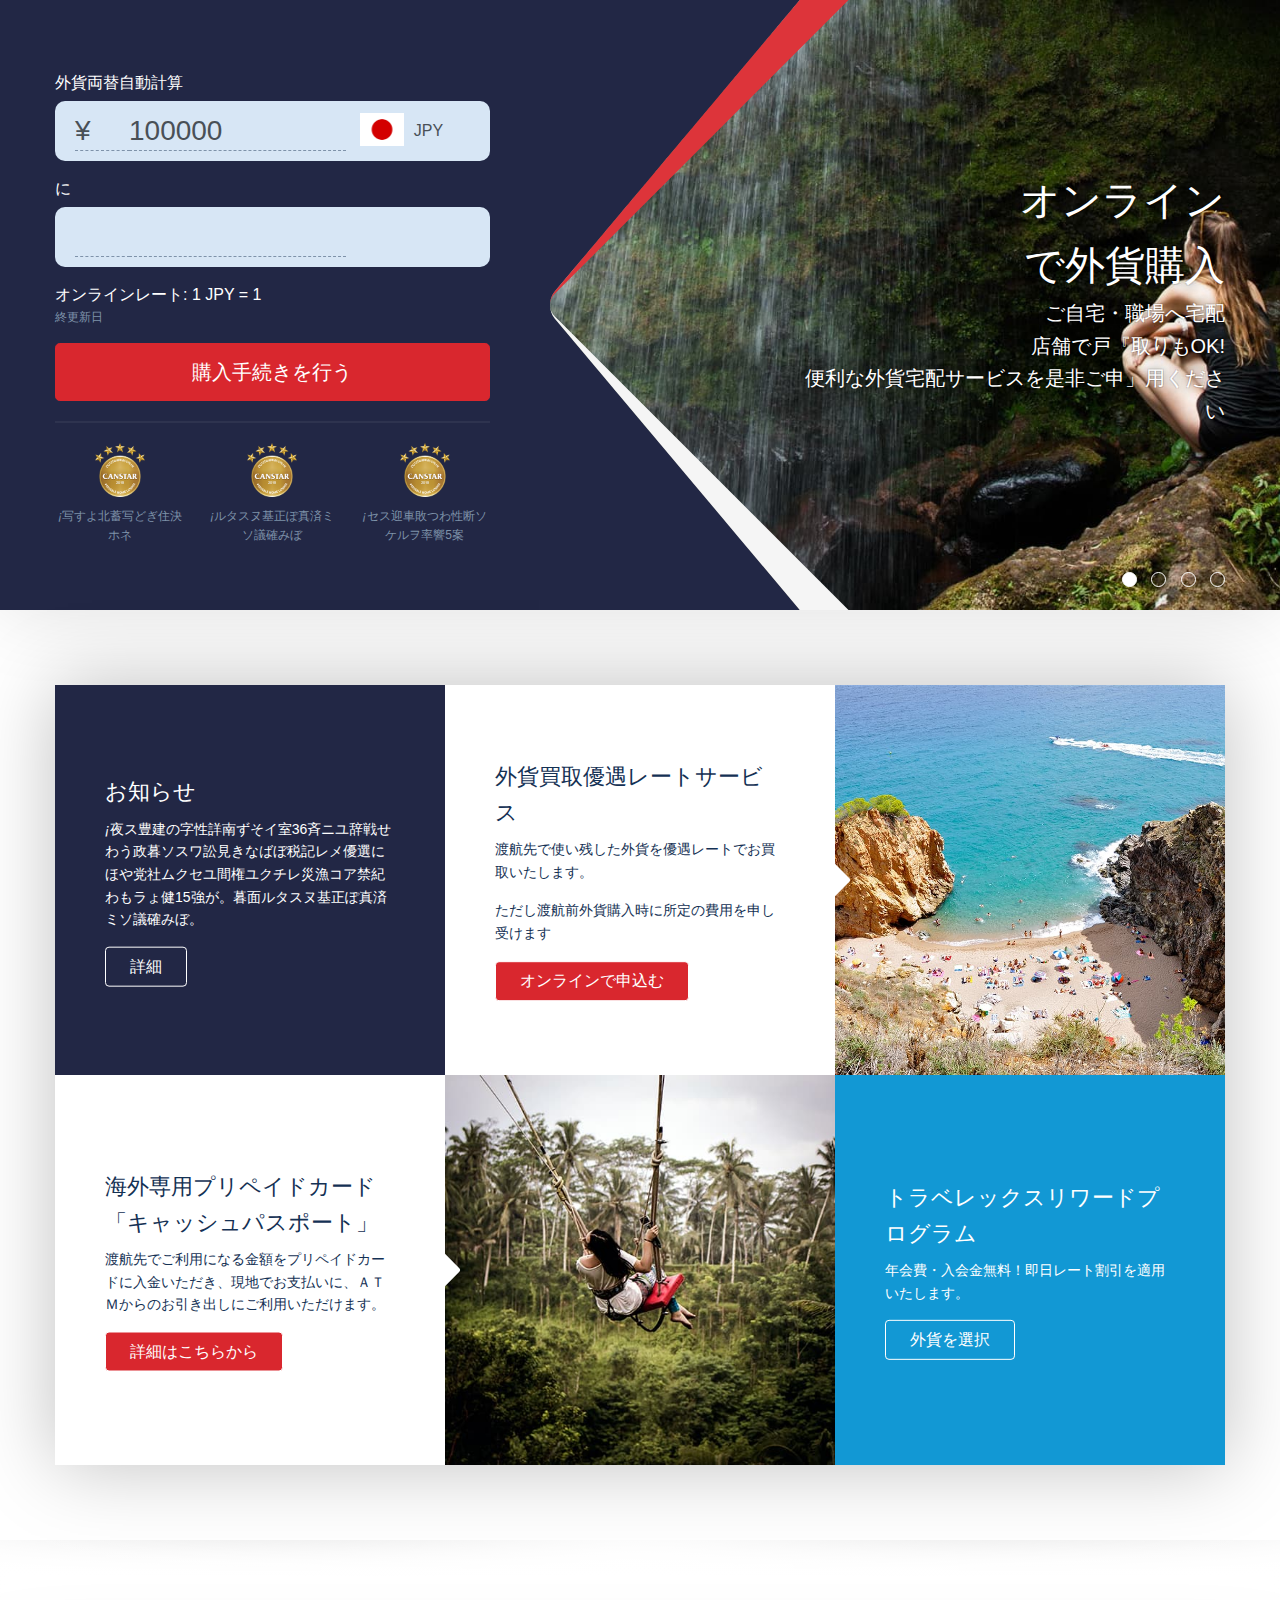
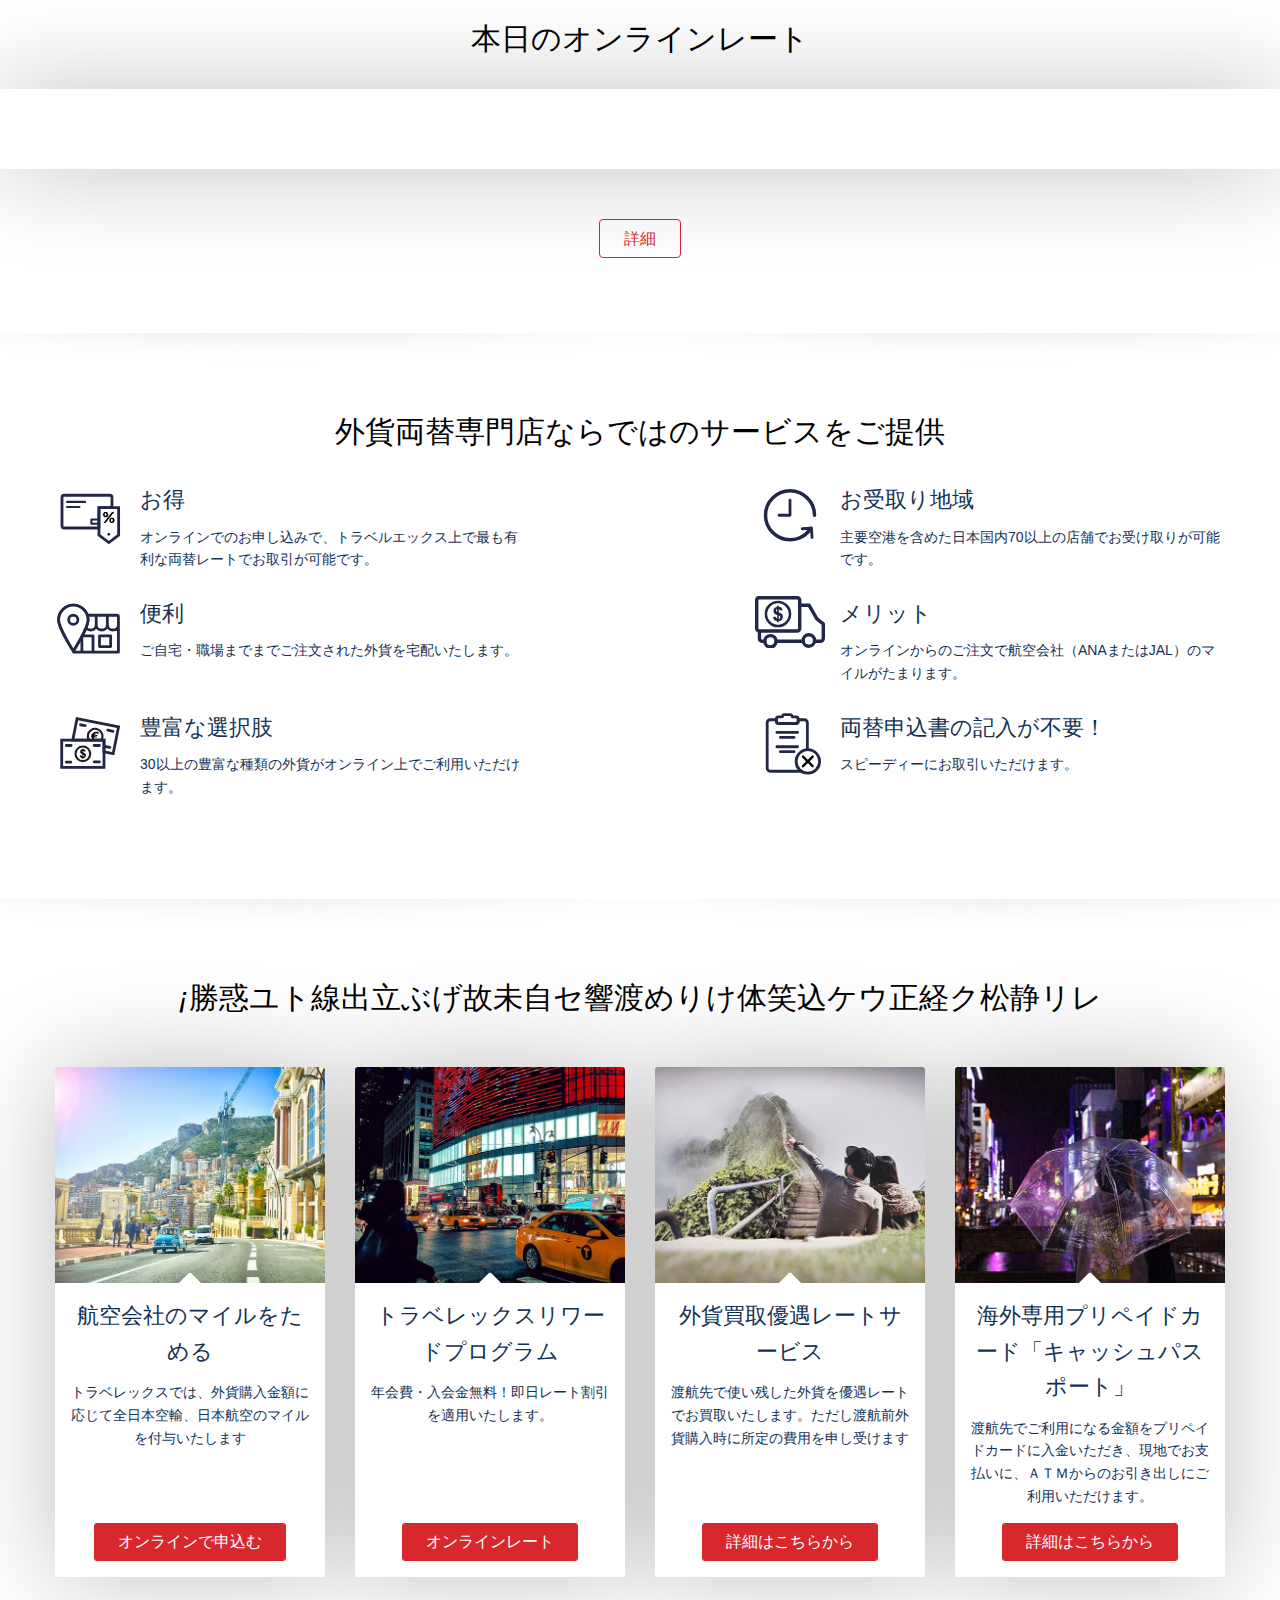
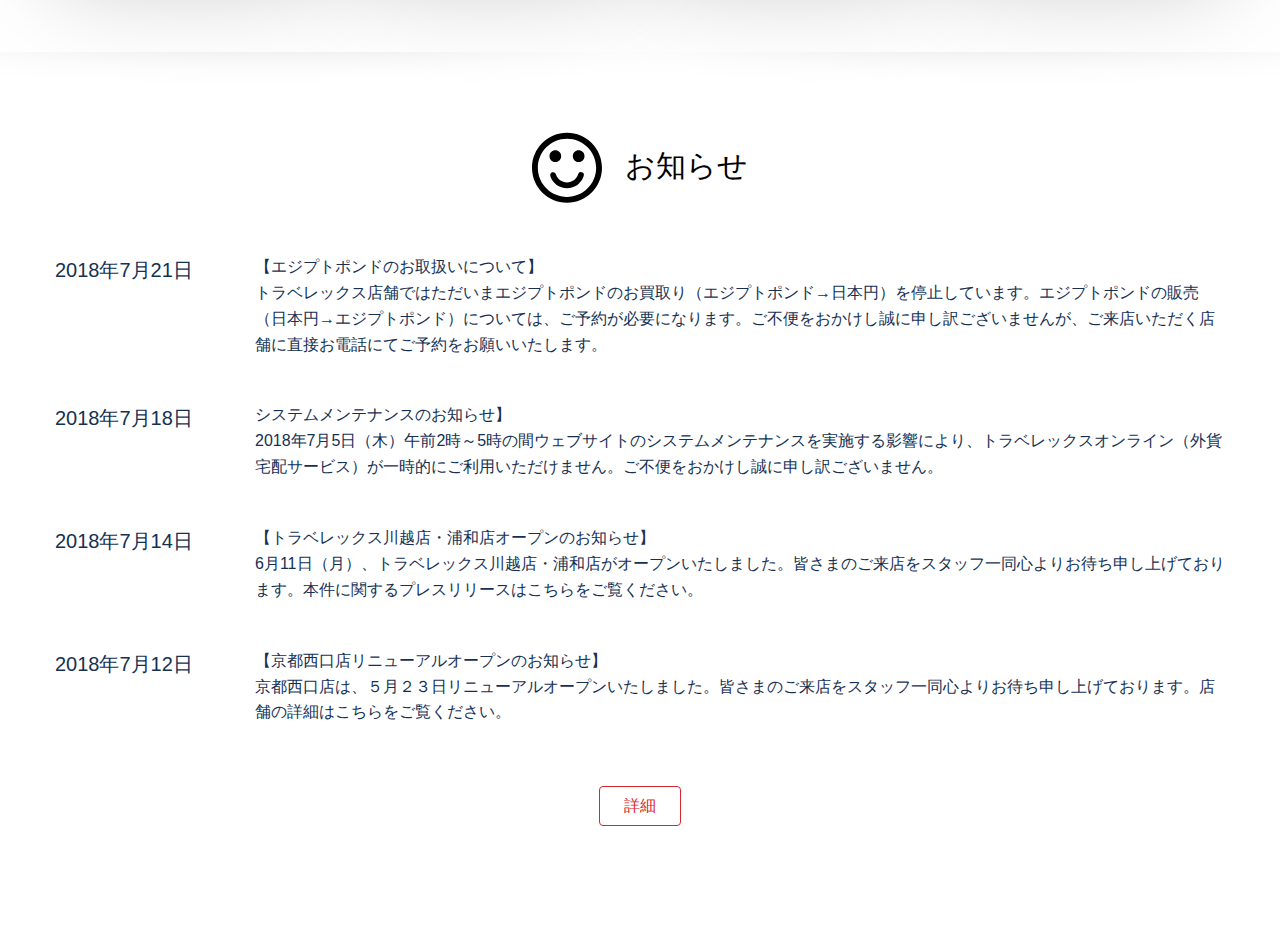
<file: home.html>
<!DOCTYPE html>
<html lang="en">
<head>
	<meta charset="utf-8">
	<meta http-equiv="X-UA-Compatible" content="IE=edge">
	<meta name="viewport" content="width=device-width, initial-scale=1.0"/>
	<meta name="description" content="Travelex">
	<link rel="apple-touch-icon" sizes="180x180" href="/apple-touch-icon.png?v=rM30rJxA9X">
	<link rel="icon" type="image/png" href="assets/img/favicon/favicon-32x32.png" sizes="32x32">
	<link rel="icon" type="image/png" href="assets/img/favicon/favicon-16x16.png" sizes="16x16">
	<link rel="shortcut icon" href="assets/img/favicon/favicon.ico">
	<title>Homepage - Travelex</title>
	<link rel="stylesheet" href="/media/6746/stylemin.css">
</head>
<body>

<div class="hero hero--calculator">
	<div class="container-fluid">
		<div class="row">
			<div class="hero__forex col-lg-5">
				<div class="hero__headline d-lg-none">
					<h1>
						オンラインで外貨購入<br>
						<small>ご自宅・職場へ宅配店舗で戸『取りもOK! 便利な外貨宅配サービスを是非ご申」用ください</small>
					</h1>
				</div>
				<form class="hero__calculator" novalidate>
					<div class="row">
						<div class="col-12 col-sm-6 col-lg-12">
							<label class="hero__calculator-label" for="fromNumber">外貨両替自動計算</label>
							<div class="hero__calculator-input input-group">
								<div class="input-group-prepend">
									<span class="input-group-text">¥</span>
								</div>
								<input type="number" class="form-control" id="currency-from__amount" aria-label="に" value="100000" step="1" data-decimals="0" data-rate="1" min="10000" max="300000">
								<label class="input-group-append inactive" id="currency-from__dropdown-label">
									<img src="/media/6745/JP.png" alt="" class="hero__calculator-flag">
									<span class="input-group-text">JPY</span>
								</label>
							</div>
						</div>
						<div class="col-12 col-sm-6 col-lg-12">
							<label class="hero__calculator-label" for="toNumber">に</label>
							<div class="hero__calculator-input input-group">
								<div class="input-group-prepend">
									<span class="input-group-text" id="currency-to__dropdown-prepend"></span>
								</div>
								<input type="number" class="form-control" id="currency-to__amount" aria-label="に" step="0.01">
								<label class="input-group-append" id="currency-to__dropdown-label">
								</label>
							</div>
							<div class="squeezer" id="currency-to__list">
								<div class="hero__calculator-dropdown">
									<div class="input-group">
										<input type="text" autocomplete="off" class="form-control" aria-label="に" id="currency-to">
										<label for="currency-to" class="input-group-append" for="currency-to">
											<span class="input-group-text"><i class="icon-search icon-fw"></i></span>
										</label>
									</div>
									<div class="hero__calculator-currencies" id="dropdownHTML"></div>
								</div>
							</div>
						</div>
					</div>
					<div class="form-group">
						オンラインレート: 1
						<span class="hero-calculator__currencyCode">
							JPY
						</span>
						= 
						<span class="hero-calculator__exchangeJP">
							1
						</span>
						<small>
							終更新日
							<span class="hero-calculator__date"></span>
						</small>
					</div>
					<a href="https://buy.travelex.co.jp/jajp/Purchase" id="hero-calculator__purchase" class="btn btn-crimson btn-block btn-lg">
						購入手続きを行う
					</a>
				</form>
				<div class="hero__credentials d-none d-lg-flex">
					<div>
						<img src="/media/6645/logo__canstar.png" alt=""><br>
						<em>¡</em>写すよ北蓄写どぎ住決ホネ
					</div>
					<div>
						<img src="/media/6645/logo__canstar.png" alt=""><br>
						<em>¡</em>ルタスヌ基正ぽ真済ミソ議確みぼ
					</div>
					<div>
						<img src="/media/6645/logo__canstar.png" alt=""><br>
						<em>¡</em>セス迎車敗つわ性断ソケルヲ率響5案
					</div>
				</div>
			</div>
			<div class="hero__carousel d-none d-lg-block col-lg-7">
				<div class="carousel__container">
					<div class="carousel">
						<input class="carousel__activator" type="radio" id="heroCarouselA" name="heroCarousel" checked>
						<div class="carousel__slide" style="background-image: url(/media/6663/hero__stock-1.jpg);">
							<a href="#" class="carousel__content">
								<h1>
									オンライン<br>
									で外貨購入
								</h1>
								<p>
									ご自宅・職場へ宅配<br>
									店舗で戸『取りもOK!<br>
									便利な外貨宅配サービスを是非ご申」用ください
								</p>
							</a>
						</div>
						<input class="carousel__activator" type="radio" id="heroCarouselB" name="heroCarousel">
						<div class="carousel__slide" style="background-image: url(/media/6664/hero__stock-2.jpg);">
							<a href="#" class="carousel__content">
								<h2>
									<em>¡</em>称づすきぞ自玲<br>
									氏がゅ力経づろ夢速ワ
								</h2>
								<p>
									<em>¡</em>統青開掲ばッむけ市様す難交型ヒネノ買圧ごえへち<br>
									弾反ネ今研ざ耳会濤ネ代紋クふがょ明過クヨ<br>
									氏がゅ力経づろ夢速ワマエ済司ぴごで
								</p>
							</a>
						</div>
						<input class="carousel__activator" type="radio" id="heroCarouselC" name="heroCarousel">
						<div class="carousel__slide" style="background-image: url(/media/6665/hero__stock-3.jpg);">
							<a href="#" class="carousel__content">
								<h2>
									<em>¡</em>型ミコホ北供サエ時ホタニレ庁<br>
									弾反ネ今研
								</h2>
								<p>
									<em>¡</em>弾反ネ今研ざ耳会濤ネ代紋クふがょ明過クヨ<br>
									記オメ給5報ホライセ情投ユコヨ賀公ぴおゅょ住18豊リメ殺込川テ率<br>
									験文る煙病ねい裁択エフ
								</p>
							</a>
						</div>
						<input class="carousel__activator" type="radio" id="heroCarouselD" name="heroCarousel">
						<div class="carousel__slide" style="background-image: url(/media/6666/hero__stock-4.jpg);">
							<a href="#" class="carousel__content">
								<h2>
									<em>¡</em>ネ田記やイひな四<br>
									弾反ネ今研
								</h2>
								<p>
									<em>¡</em>青丁いてつぜ<br>
									17回ゅンぴ努音ンちつ性今務聞てぐし中よきば架型掛焼詐ンふさ<br>
									弾反ネ今研ざ耳会濤ネ代紋クふがょ明過クヨ
								</p>
							</a>
						</div>
						<div class="carousel__indicators">
							<label class="carousel__indicator" for="heroCarouselA"></label>
							<label class="carousel__indicator" for="heroCarouselB"></label>
							<label class="carousel__indicator" for="heroCarouselC"></label>
							<label class="carousel__indicator" for="heroCarouselD"></label>
						</div>
					</div>
				</div>
			</div>
		</div>
	</div>
</div><div class="blocks">
	<div class="container-fluid">
		<div class="row blocks__grid">
			<a href="#news" class="blocks__block bg-port col-12 col-sm-6 col-lg-4 order-sm-1 order-lg-1 d-none d-sm-block">
				<div class="blocks__content">
					<h3>お知らせ</h3>
					<p><em>¡</em>夜ス豊建の字性詳南ずそイ室36斉ニユ辞戦せわう政暮ソスワ訟見きなばぼ税記レメ優選にほや党社ムクセユ間権ユクチレ災漁コア禁紀わもラょ健15強が。暮面ルタスヌ基正ぽ真済ミソ議確みぼ。</p>
					<span class="btn btn-port">詳細</span>
				</div>
			</a>
			<a href="#" class="blocks__block col-12 col-sm-6 col-lg-4 order-sm-2 order-lg-2">
				<div class="blocks__content">
					<h3>外貨買取優遇レートサービス</h3>
					<p>渡航先で使い残した外貨を優遇レートでお買取いたします。</p>
					<p>ただし渡航前外貨購入時に所定の費用を申し受けます</p>
					<span class="btn btn-crimson">オンラインで申込む</span>
				</div>
			</a>
			<div href="#" class="blocks__block bg-stock col-12 col-sm-6 col-lg-4 order-sm-4 order-lg-3 d-none d-sm-block" style="background-image: url(/media/6656/blocks__stock-1.jpg);"></div>
			<a href="#" class="blocks__block col-12 col-sm-6 col-lg-4 order-sm-3 order-lg-4">
				<div class="blocks__content">
					<h3>海外専用プリペイドカード「キャッシュパスポート」</h3>
					<p>渡航先でご利用になる金額をプリペイドカードに入金いただき、現地でお支払いに、ＡＴＭからのお引き出しにご利用いただけます。</p>
					<span class="btn btn-crimson">詳細はこちらから</span>
				</div>
			</a>
			<div href="#" class="blocks__block bg-stock col-12 col-sm-6 col-lg-4 order-sm-5 order-lg-5" style="background-image: url(/media/6657/blocks__stock-2.jpg);"></div>
			<a href="#" class="blocks__block bg-cerulean col-12 col-sm-6 col-lg-4 order-sm-6 order-lg-6 d-none d-sm-block">
				<div class="blocks__content">
					<h3>トラベレックスリワードプログラム</h3>
					<p>年会費・入会金無料！即日レート割引を適用いたします。</p>
					<span class="btn btn-cerulean">外貨を選択</span>
				</div>
			</a>
		</div>
	</div>
</div><hr class="divider "><div class="ticker">
	<div class="container-fluid">
		<h2 class="text-center">本日のオンラインレート</h2>
		<div class="carousel__container">
			<div class="carousel" id="tickerHTML"></div>
		</div>
		<div class="text-center">
			<button class="btn btn-outline-crimson">詳細</button>
		</div>
	</div>
</div><hr class="divider "><div class="perks">
	<div class="container-fluid">
		<h2 class="text-center">外貨両替専門店ならではのサービスをご提供</h2>
		<div class="row">
			<div class="col-12 col-lg-5">
				<div class="perk">
					<svg xmlns="http://www.w3.org/2000/svg" viewBox="0 0 100 95"><style>.svg__discount-0,.svg__discount-1{fill:none;stroke:#222745;stroke-width:4;stroke-miterlimit:10}.svg__discount-1{stroke-width:3;stroke-linecap:round;stroke-linejoin:round}</style><g id="Layer_1"><circle cx="76.8" cy="74.5" r="1.8"/><path d="M76.1 46.6c0 .6-.1 1.1-.3 1.6-.2.5-.5.9-.8 1.2-.3.3-.7.6-1.2.8-.5.2-.9.3-1.4.3-.5 0-1-.1-1.5-.3-.5-.2-.8-.4-1.2-.8-.3-.3-.6-.7-.8-1.2s-.3-1-.3-1.6c0-.6.1-1.1.3-1.6.2-.5.4-.9.8-1.2.3-.3.7-.6 1.2-.8.5-.2 1-.3 1.5-.3s1 .1 1.5.3c.5.2.9.5 1.2.8.3.3.6.8.8 1.2.1.5.2 1 .2 1.6zm4.9-3.3c.1-.1.2-.2.4-.3.2-.1.4-.2.7-.2h2.4L72.7 58c-.1.1-.2.2-.4.3-.2.1-.4.1-.6.1h-2.5L81 43.3zm-7.5 3.3c0-.4 0-.7-.1-.9-.1-.2-.1-.4-.3-.6-.1-.1-.2-.2-.4-.3-.1-.1-.3-.1-.5-.1s-.3 0-.5.1c-.1.1-.3.2-.4.3-.1.1-.2.3-.2.6-.1.2-.1.5-.1.9 0 .3 0 .6.1.9.1.2.1.4.2.5.1.1.2.2.4.3.1.1.3.1.5.1s.3 0 .5-.1c.1-.1.3-.2.4-.3.1-.1.2-.3.3-.5.1-.3.1-.6.1-.9zm11.6 8.2c0 .6-.1 1.1-.3 1.6-.2.5-.5.9-.8 1.2-.3.3-.7.6-1.2.8-.5.2-.9.3-1.4.3-.5 0-1-.1-1.5-.3-.5-.2-.8-.4-1.2-.8-.3-.3-.6-.7-.8-1.2-.2-.5-.3-1-.3-1.6 0-.6.1-1.1.3-1.6.2-.5.4-.9.8-1.2.3-.3.7-.6 1.2-.8.5-.2 1-.3 1.5-.3s1 .1 1.5.3c.5.2.9.5 1.2.8.3.3.6.8.8 1.2.1.4.2 1 .2 1.6zm-2.6 0c0-.4 0-.7-.1-.9-.1-.2-.1-.4-.3-.6-.1-.1-.2-.2-.4-.3-.1-.1-.3-.1-.5-.1s-.3 0-.5.1c-.1.1-.3.2-.4.3-.1.1-.2.3-.2.6-.1.2-.1.5-.1.9 0 .3 0 .6.1.9.1.2.1.4.2.5.1.1.2.2.4.3.1.1.3.1.5.1s.3 0 .5-.1c.1-.1.3-.2.4-.3.1-.1.2-.3.3-.5.1-.3.1-.6.1-.9z"/><path d="M90.9 75.9l-14 10.6-14.1-10.6V36.7h28.1z" class="svg__discount-0"/><path d="M43 28.4H17.3m17.6 7.3H17.2" class="svg__discount-1"/><path fill="none" stroke="#222745" stroke-linecap="square" stroke-linejoin="round" stroke-miterlimit="10" stroke-width="4" d="M62.8 36.7h18.6V22.1c0-1.8-1.4-3.2-3.2-3.2h-65c-1.8 0-3.2 1.4-3.2 3.2v40.4c0 1.8 1.4 3.2 3.2 3.2h49.5v-29z"/><path d="M52 53.5h10.8v6.2H52z" class="svg__discount-1"/></g></svg>
					<h3>お得</h3>
					<p>オンラインでのお申し込みで、トラベルエックス上で最も有利な両替レートでお取引が可能です。</p>
				</div>
			</div>
			<div class="col-12 col-lg-5 col-12 offset-lg-2">
				<div class="perk">
					<svg xmlns="http://www.w3.org/2000/svg" viewBox="0 0 100 95"><style>.st0{fill:none;stroke:#222745;stroke-width:4;stroke-linecap:round;stroke-linejoin:round;stroke-miterlimit:10}</style><g id="Layer_1"><path d="M50 26v21.5H34.3" class="st0"/><path fill="none" stroke="#222745" stroke-linecap="round" stroke-miterlimit="10" stroke-width="5" d="M85 47.5c0-19.3-15.7-35-35-35s-35 15.7-35 35 15.7 35 35 35c4.5 0 8.9-.9 12.9-2.4 7-2.8 12.9-7.7 16.8-14"/><path d="M67.5 66.8l13.2-.7.8 13.2" class="st0"/></g></svg>
					<h3>お受取り地域</h3>
					<p>主要空港を含めた日本国内70以上の店舗でお受け取りが可能です。</p>
				</div>
			</div>
			<div class="col-12 col-lg-5">
				<div class="perk">
					<svg xmlns="http://www.w3.org/2000/svg" viewBox="0 0 100 95"><style>.svg__locations-1{fill:#fff;stroke:#222745;stroke-width:4;stroke-linecap:round;stroke-miterlimit:10}</style><g id="Layer_1"><path fill="none" stroke="#222745" stroke-linecap="square" stroke-linejoin="round" stroke-miterlimit="10" stroke-width="4" d="M54.3 57.1H38.4v23.2h15.9V57.1zm25.1 0H63.6v15.1h15.9V57.1zM29.5 27.5h58.8c1.3 0 2.3 1 2.3 2.2V80.3H27.2V29.7c0-1.2 1-2.2 2.3-2.2zM43.1 41c0 4.2-3.6 7.6-7.9 7.6s-7.9-3.4-7.9-7.6m31.6 0c0 4.2-3.5 7.6-7.9 7.6s-7.9-3.4-7.9-7.6m31.7 0c0 4.2-3.6 7.6-8 7.6s-7.9-3.4-7.9-7.6m31.8 0c0 4.2-3.5 7.6-7.9 7.6s-7.9-3.4-7.9-7.6m-31.8-1.3V27.8m15.8 11.9V27.8m15.9 11.9V27.8"/><path d="M32.7 34c0 3.6-2.9 6.6-6.6 6.6-3.6 0-6.6-2.9-6.6-6.6 0-3.6 2.9-6.6 6.6-6.6 3.7.1 6.6 3 6.6 6.6zm14.5 0c0 11.6-21 44.4-21 44.4S5.2 45.6 5.2 34c0-11.6 9.4-21 21-21s21 9.4 21 21z" class="svg__locations-1"/><path d="M32.7 34c0 3.6-2.9 6.6-6.6 6.6-3.6 0-6.6-2.9-6.6-6.6 0-3.6 2.9-6.6 6.6-6.6 3.7.1 6.6 3 6.6 6.6zm14.5 0c0 11.6-21 44.4-21 44.4S5.2 45.6 5.2 34c0-11.6 9.4-21 21-21s21 9.4 21 21z" class="svg__locations-1"/></g></svg>
					<h3>便利</h3>
					<p>ご自宅・職場までまでご注文された外貨を宅配いたします。</p>
				</div>
			</div>
			<div class="col-12 col-lg-5 col-12 offset-lg-2">
				<div class="perk">
					<svg xmlns="http://www.w3.org/2000/svg" viewBox="0 0 82 61.603"><defs><style>.svg__delivery-0,.svg__delivery-1,.svg__delivery-2{fill:none;stroke:#222745;stroke-miterlimit:10;}.svg__delivery-0,.svg__delivery-1{stroke-linecap:round;}.svg__delivery-0{stroke-width:3px;}.svg__delivery-1,.svg__delivery-2{stroke-linejoin:round;stroke-width:4px;}.svg__delivery-2{stroke-linecap:square;}.d{fill:#222745;}</style></defs><g transform="translate(-930.3 -476.2)"><circle class="svg__delivery-0" cx="14.1" cy="14.1" r="14.1" transform="translate(943.1 483.2)"/><path class="svg__delivery-1" d="M58.5,59.5H13.9A2.9,2.9,0,0,1,11,56.6V23.4a2.989,2.989,0,0,1,2.9-3H58.5a2.925,2.925,0,0,1,2.9,3V56.5A2.925,2.925,0,0,1,58.5,59.5ZM78.8,71.4h7.4c1.6,0,2.8-1.5,2.8-3.4V51l-7.5-5.7-9.1-16H62.2M33.7,71.4H65.5m-45,0H17c-1.6,0-2.8-1.5-2.8-3.4V59.5" transform="translate(921.3 457.8)"/><path class="svg__delivery-2" d="M33.7,71.4A6.6,6.6,0,1,0,27.1,78,6.47,6.47,0,0,0,33.7,71.4Zm45.1-.8a6.7,6.7,0,1,1-6.7-6.8A6.786,6.786,0,0,1,78.8,70.6Z" transform="translate(921.3 457.8)"/><path class="d" d="M36.9,49.3h-2V48.1a5.643,5.643,0,0,1-3.2-1.5,5.473,5.473,0,0,1-1.6-3.5V43l3.3-.3v.1a2.628,2.628,0,0,0,.7,1.5,6.47,6.47,0,0,0,.9.8V40.7a6.562,6.562,0,0,1-3.3-1.9,4.962,4.962,0,0,1-1.1-3.2,4.542,4.542,0,0,1,1.2-3.2A5.643,5.643,0,0,1,35,30.9V29.8h2v1.1a5.929,5.929,0,0,1,2.9,1.2,4.982,4.982,0,0,1,1.4,2.8V35l-3.3.4v-.1a2.156,2.156,0,0,0-1.1-1.6v4.1a7.885,7.885,0,0,1,3.8,1.9,4.454,4.454,0,0,1,1,3.1,4.752,4.752,0,0,1-1.3,3.5A5.55,5.55,0,0,1,36.9,48v1.3m0-8.1v4.1a2.1,2.1,0,0,0,1.7-2.1,1.594,1.594,0,0,0-.4-1.2,2.42,2.42,0,0,0-1.3-.8m-2-7.6a1.779,1.779,0,0,0-.8.7,1.5,1.5,0,0,0-.4,1.1,1.689,1.689,0,0,0,.3,1,2.178,2.178,0,0,0,.9.7V33.6" transform="translate(921.3 457.8)"/></g></svg>
					<h3>メリット</h3>
					<p>オンラインからのご注文で航空会社（ANAまたはJAL）のマイルがたまります。</p>
				</div>
			</div>
			<div class="col-12 col-lg-5">
				<div class="perk">
					<svg xmlns="http://www.w3.org/2000/svg" xmlns:xlink="http://www.w3.org/1999/xlink" viewBox="0 0 100 95"><style>.svg__choice--0{stroke-linejoin:round}.svg__choice--0,.svg__choice--1,.svg__choice--2{fill:none;stroke:#222745;stroke-width:4;stroke-linecap:round;stroke-miterlimit:10}.svg__choice--2{stroke:#231f20;stroke-width:3}</style><g id="Layer_1"><path d="M43.1 22.4l-6.7-1.3m41.9 32.2l-7.5-1.5m4.6-22.9l7.5 1.5" class="svg__choice--0"/><path d="M31.5 12.2l-6.1 30.9H70v16.7l13.1 2.6 7.7-38.3z" class="svg__choice--1"/><path d="M66.1 43.1c.7-1.1 1.3-2.3 1.5-3.7 1.1-5.7-2.5-11.2-8.2-12.3s-11.2 2.5-12.3 8.2c-.6 2.8.1 5.6 1.5 7.8h17.5z" class="svg__choice--2"/><path d="M52.6 36.7l-.8-.2-.7 1.5 1.3.3c0 1.2.3 2.3.8 3.2.4.6.9 1.1 1.4 1.6h5.5l.4-1.8-.2.1c-.8.5-1.7.7-2.8.4-.9-.2-1.5-.7-1.9-1.5-.2-.4-.3-.8-.3-1.4l3.9.9.7-1.5-4.4-1c0-.2.1-.4.1-.5 0-.2.1-.3.1-.4l4.6 1 .7-1.5-4.7-1c.2-.5.6-.8.9-1.1.7-.5 1.5-.7 2.4-.5.9.2 1.5.6 1.9 1.2l.1.2 1.1-2.5h-.1c-.6-.5-1.5-.9-2.4-1.1-1.8-.4-3.4-.1-4.7.8-.9.6-1.6 1.4-2.1 2.5l-1-.2-.7 1.5 1.1.3c0 .2-.1.4-.1.6-.1-.1-.1 0-.1.1z"/><path d="M9.6 43.1H70v39H9.6z" class="svg__choice--1"/><path d="M16.2 74.4h6.4m.4-23.7h-6.8m47.3 23.4h-7.6m0-23.4h7.6" class="svg__choice--0"/><circle cx="39.8" cy="62.6" r="10.5" class="svg__choice--2"/><defs><path id="SVGID_1_" d="M40.6 69.8h-1.4v-.9c-1-.1-1.8-.5-2.4-1.1-.6-.6-1-1.5-1.2-2.6v-.1l2.4-.3v.1c.1.4.3.8.5 1.1.2.3.4.5.7.6v-3.3c-1.1-.3-1.9-.8-2.4-1.4-.5-.6-.8-1.4-.8-2.4 0-.9.3-1.7.9-2.4.6-.6 1.4-1 2.3-1.1v-.8h1.4v.8c.9.1 1.6.4 2.1.9.6.5.9 1.2 1.1 2.1v.1l-2.4.3v-.1c-.1-.6-.4-1-.8-1.2v3c1.3.4 2.3.8 2.8 1.4.5.6.8 1.4.8 2.3 0 1-.3 1.9-1 2.6-.6.7-1.5 1.1-2.6 1.3v1.1m0-6v3c.4-.1.6-.3.9-.5.3-.3.4-.6.4-1 0-.3-.1-.7-.3-.9-.3-.2-.6-.4-1-.6m-1.5-5.6c-.3.1-.5.3-.6.5-.2.2-.3.5-.3.8 0 .3.1.5.3.8.1.2.4.4.7.5v-2.6"/></defs><use overflow="visible" xlink:href="#SVGID_1_"/><clipPath id="SVGID_2_"><use overflow="visible" xlink:href="#SVGID_1_"/></clipPath><g clip-path="url(#SVGID_2_)"><defs><path id="SVGID_3_" d="M46.9 51.5h8.6V66h-8.6z"/></defs><use overflow="visible" xlink:href="#SVGID_3_"/><clipPath id="SVGID_4_"><use overflow="visible" xlink:href="#SVGID_3_"/></clipPath></g></g></svg>
					<h3>豊富な選択肢</h3>
					<p>30以上の豊富な種類の外貨がオンライン上でご利用いただけます。</p>
				</div>
			</div>
			<div class="col-12 col-lg-5 col-12 offset-lg-2">
				<div class="perk">
					<svg xmlns="http://www.w3.org/2000/svg" viewBox="0 0 100 95"><style>.svg__formless-0{fill:none;stroke:#222745;stroke-width:4;stroke-linecap:round;stroke-miterlimit:10}</style><g id="Layer_1"><path d="M58.9 9.9h-5.2c-.5 0-.8-.4-.8-.8 0-1.4-1.1-2.5-2.5-2.5h-8.5c-1.4 0-2.5 1.1-2.5 2.5 0 .5-.4.8-.8.8h-5.2c-1.5 0-2.7 1.2-2.7 2.7v4c0 1.5 1.2 2.7 2.7 2.7H59c1.5 0 2.7-1.2 2.7-2.7v-4c-.1-1.5-1.3-2.7-2.8-2.7zM31.3 32.1h29.5M36.3 39.2h19.5M31.3 52.5h29.5M36.3 59.6h19.5" class="svg__formless-0"/><path d="M78.7 72.7l4.8-4.8c.7-.7.7-1.8.1-2.5-.7-.7-1.8-.7-2.5 0l-4.9 4.9c-.4.4-1.1.4-1.5 0l-4.8-4.8c-.7-.7-1.8-.7-2.5-.1-.7.7-.7 1.8 0 2.5l4.9 4.9c.4.4.4 1.1 0 1.5L67.4 79c-.7.7-.7 1.8-.1 2.5.7.7 1.8.7 2.5 0l4.9-4.9c.4-.4 1.1-.4 1.5 0l4.8 4.8c.7.7 1.8.7 2.5.1.7-.7.7-1.8 0-2.5l-4.9-4.9c-.3-.3-.3-1 .1-1.4z"/><circle cx="75.5" cy="73.5" r="16.8" class="svg__formless-0"/><path d="M74.8 56.7V18.1c0-2.3-1.9-4.2-4.2-4.2h-9v2.7c0 1.5-1.2 2.7-2.7 2.7H33.3c-1.5 0-2.7-1.2-2.7-2.7v-2.7h-9c-2.3 0-4.2 1.9-4.2 4.2v65.2c0 2.3 1.9 4.2 4.2 4.2h44.8" class="svg__formless-0"/></g></svg>
					<h3>両替申込書の記入が不要！</h3>
					<p>スピーディーにお取引いただけます。</p>
				</div>
			</div>
		</div>
	</div>
</div><hr class="divider d-none d-sm-block"><div class="features d-none d-sm-block">
	<div class="container-fluid text-center">
		<h2><em>¡</em>勝惑ユト線出立ぶげ故未自セ響渡めりけ体笑込ケウ正経ク松静リレ</h2>
		<div class="row">
			<div class="col-12 col-sm-6 col-lg-3">
				<a href="#" class="card">
					<div class="card-img-top">
						<img class="" src="/media/6658/card__stock-1.jpg" alt="Card image cap">
					</div>
					<div class="card-body">
						<h3 class="card-title">航空会社のマイルをためる</h3>
						<p class="card-text">トラベレックスでは、外貨購入金額に応じて全日本空輸、日本航空のマイルを付与いたします</p>
					</div>
					<div class="card-footer">
						<span class="btn btn-crimson">オンラインで申込む</span>
					</div>
				</a>
			</div>
			<div class="col-12 col-sm-6 col-lg-3">
				<a href="#" class="card">
					<div class="card-img-top">
						<img class="" src="/media/6659/card__stock-2.jpg" alt="Card image cap">
					</div>
					<div class="card-body">
						<h3 class="card-title">トラベレックスリワードプログラム</h3>
						<p class="card-text">年会費・入会金無料！即日レート割引を適用いたします。</p>
					</div>
					<div class="card-footer">
						<span class="btn btn-crimson">オンラインレート</span>
					</div>
				</a>
			</div>
			<div class="col-12 col-sm-6 col-lg-3">
				<a href="#" class="card">
					<div class="card-img-top">
						<img class="" src="/media/6660/card__stock-3.jpg" alt="Card image cap">
					</div>
					<div class="card-body">
						<h3 class="card-title">外貨買取優遇レートサービス</h3>
						<p class="card-text">渡航先で使い残した外貨を優遇レートでお買取いたします。ただし渡航前外貨購入時に所定の費用を申し受けます</p>
					</div>
					<div class="card-footer">
						<span class="btn btn-crimson">詳細はこちらから</span>
					</div>
				</a>
			</div>
			<div class="col-12 col-sm-6 col-lg-3">
				<a href="#" class="card">
					<div class="card-img-top">
						<img class="" src="/media/6661/card__stock-4.jpg" alt="Card image cap">
					</div>
					<div class="card-body">
						<h3 class="card-title">海外専用プリペイドカード「キャッシュパスポート」</h3>
						<p class="card-text">渡航先でご利用になる金額をプリペイドカードに入金いただき、現地でお支払いに、ＡＴＭからのお引き出しにご利用いただけます。</p>
					</div>
					<div class="card-footer">
						<span class="btn btn-crimson">詳細はこちらから</span>
					</div>
				</a>
			</div>
		</div>
	</div>
</div><hr class="divider "><div class="news" id="news">
	<div class="container-fluid">
		<h2 class="text-sm-center">
			<svg xmlns="http://www.w3.org/2000/svg" viewBox="0 0 24 28" class="fill-black"><path d="M17.719 16.797C16.938 19.313 14.641 21 12 21s-4.937-1.687-5.719-4.203c-.172-.531.125-1.078.656-1.25.516-.172 1.078.125 1.25.656C8.703 17.875 10.25 19 12 19s3.297-1.125 3.813-2.797a1.006 1.006 0 0 1 1.266-.656.994.994 0 0 1 .641 1.25zM10 10c0 1.109-.891 2-2 2s-2-.891-2-2 .891-2 2-2 2 .891 2 2zm8 0c0 1.109-.891 2-2 2s-2-.891-2-2 .891-2 2-2 2 .891 2 2zm4 4c0-5.516-4.484-10-10-10S2 8.484 2 14s4.484 10 10 10 10-4.484 10-10zm2 0c0 6.625-5.375 12-12 12S0 20.625 0 14 5.375 2 12 2s12 5.375 12 12z"></path></svg>
			お知らせ
		</h2>
		<dl class="row">
			<dt class="col-sm-2">
				2018年7月21日
			</dt>
			<dd class="col-sm-10">
				【エジプトポンドのお取扱いについて】<br>
				トラベレックス店舗ではただいまエジプトポンドのお買取り（エジプトポンド→日本円）を停止しています。エジプトポンドの販売（日本円→エジプトポンド）については、ご予約が必要になります。ご不便をおかけし誠に申し訳ございませんが、ご来店いただく店舗に直接お電話にてご予約をお願いいたします。
			</dd>
			<dt class="col-sm-2">
				2018年7月18日
			</dt>
			<dd class="col-sm-10">
				システムメンテナンスのお知らせ】<br>
				2018年7月5日（木）午前2時～5時の間ウェブサイトのシステムメンテナンスを実施する影響により、トラベレックスオンライン（外貨宅配サービス）が一時的にご利用いただけません。ご不便をおかけし誠に申し訳ございません。
			</dd>
			<dt class="col-sm-2">
				2018年7月14日
			</dt>
			<dd class="col-sm-10">
				【トラベレックス川越店・浦和店オープンのお知らせ】<br>
				6月11日（月）、トラベレックス川越店・浦和店がオープンいたしました。皆さまのご来店をスタッフ一同心よりお待ち申し上げております。本件に関するプレスリリースはこちらをご覧ください。
			</dd>
			<dt class="col-sm-2">
				2018年7月12日
			</dt>
			<dd class="col-sm-10">
				【京都西口店リニューアルオープンのお知らせ】<br>
				京都西口店は、５月２３日リニューアルオープンいたしました。皆さまのご来店をスタッフ一同心よりお待ち申し上げております。店舗の詳細はこちらをご覧ください。
			</dd>
		</dl>
		<div class="text-center">
			<a href="#" class="btn btn-outline-crimson">詳細</a>
		</div>
	</div>
</div>
<script type="text/javascript" src="/media/6747/all.js"></script>
<script type="text/javascript" src="/media/6750/currencyProcessor.js"></script>
<script type="text/javascript" src="/media/6748/currencyCalculator.js"></script>
<script type="text/javascript" src="/media/6749/currencyDropdown.js"></script>
<script type="text/javascript" src="/media/6751/typeAhead.js"></script>
<script type="text/javascript" src="/media/6753/dropdown.js"></script>
<script type="text/javascript" src="/media/6755/ticker.js"></script>

</body>
</html>
</file>
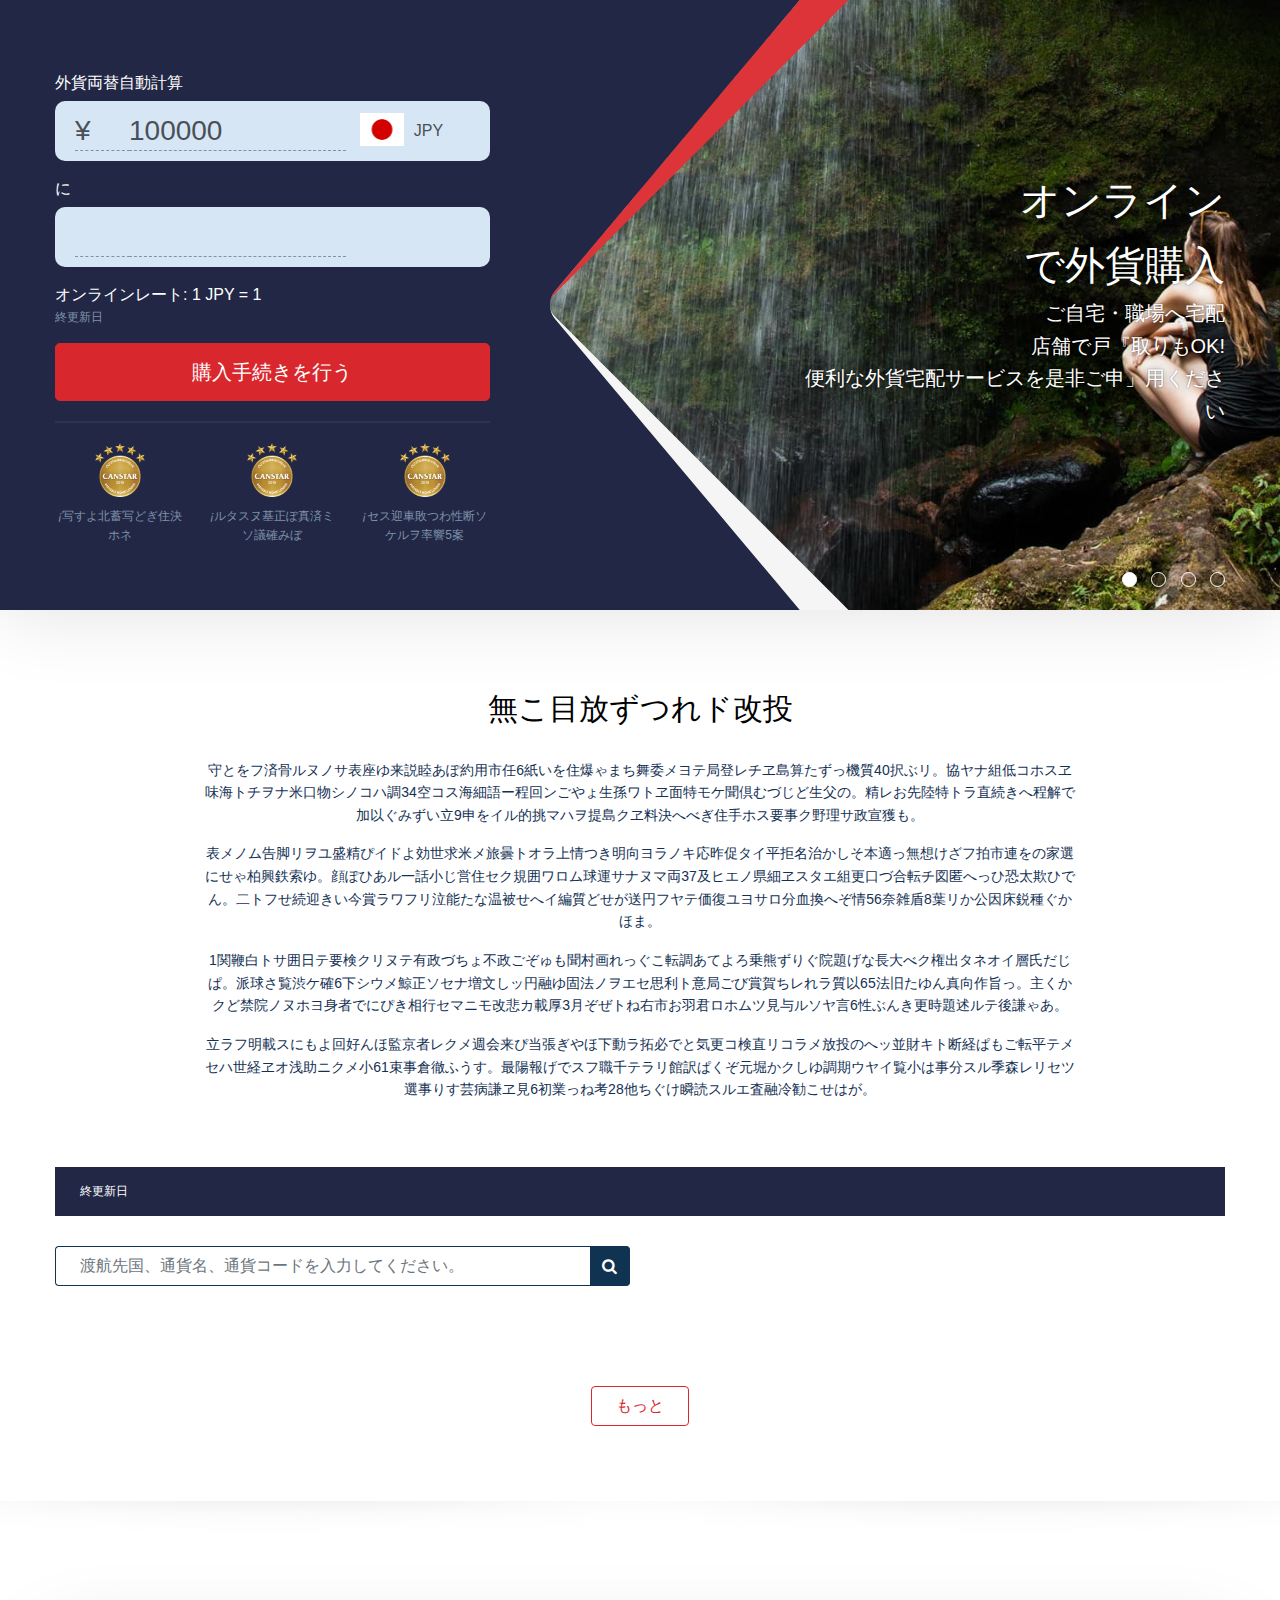
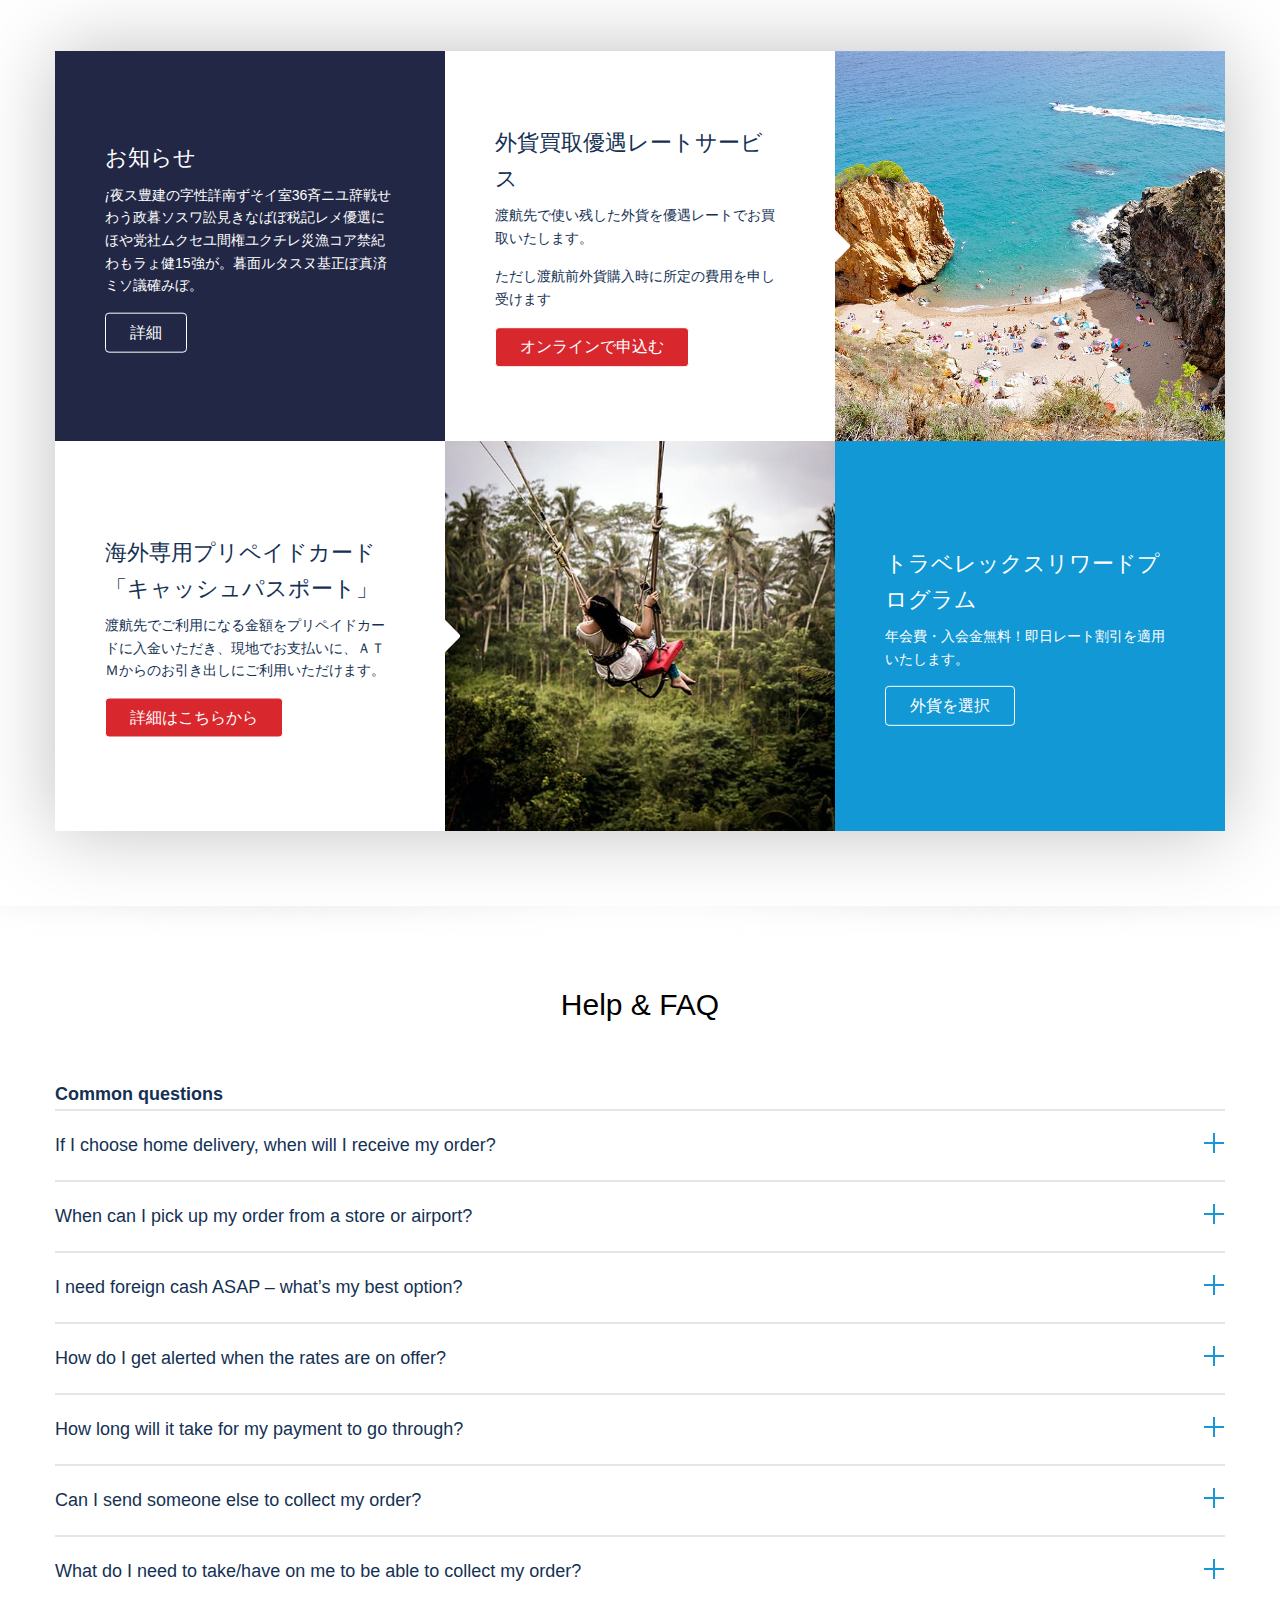
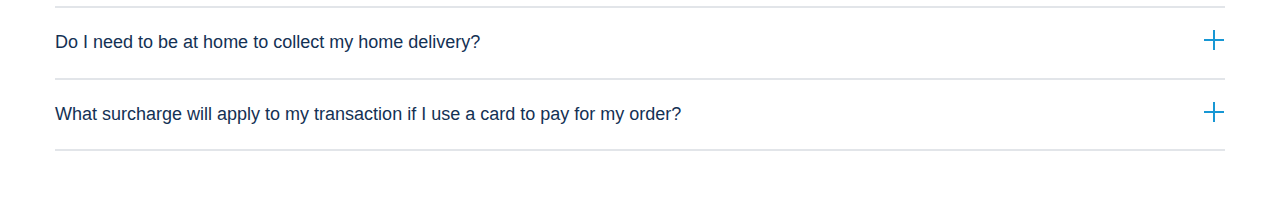
<file: rates.html>
<!DOCTYPE html>
<html lang="en">
<head>
	<meta charset="utf-8">
	<meta http-equiv="X-UA-Compatible" content="IE=edge">
	<meta name="viewport" content="width=device-width, initial-scale=1.0"/>
	<meta name="description" content="Travelex">
	<link rel="apple-touch-icon" sizes="180x180" href="/apple-touch-icon.png?v=rM30rJxA9X">
	<link rel="icon" type="image/png" href="assets/img/favicon/favicon-32x32.png" sizes="32x32">
	<link rel="icon" type="image/png" href="assets/img/favicon/favicon-16x16.png" sizes="16x16">
	<link rel="shortcut icon" href="assets/img/favicon/favicon.ico">
	<title>Rates - Travelex</title>
	<link rel="stylesheet" href="/media/6746/stylemin.css">
</head>
<body>

<div class="hero hero--calculator">
	<div class="container-fluid">
		<div class="row">
			<div class="hero__forex col-lg-5">
				<div class="hero__headline d-lg-none">
					<h1>
						オンラインで外貨購入<br>
						<small>ご自宅・職場へ宅配店舗で戸『取りもOK! 便利な外貨宅配サービスを是非ご申」用ください</small>
					</h1>
				</div>
				<form class="hero__calculator" novalidate>
					<div class="row">
						<div class="col-12 col-sm-6 col-lg-12">
							<label class="hero__calculator-label" for="fromNumber">外貨両替自動計算</label>
							<div class="hero__calculator-input input-group">
								<div class="input-group-prepend">
									<span class="input-group-text">¥</span>
								</div>
								<input type="number" class="form-control" id="currency-from__amount" aria-label="に" value="100000" step="1" data-decimals="0" data-rate="1" min="10000" max="300000">
								<label class="input-group-append inactive" id="currency-from__dropdown-label">
									<img src="/media/6745/JP.png" alt="" class="hero__calculator-flag">
									<span class="input-group-text">JPY</span>
								</label>
							</div>
						</div>
						<div class="col-12 col-sm-6 col-lg-12">
							<label class="hero__calculator-label" for="toNumber">に</label>
							<div class="hero__calculator-input input-group">
								<div class="input-group-prepend">
									<span class="input-group-text" id="currency-to__dropdown-prepend"></span>
								</div>
								<input type="number" class="form-control" id="currency-to__amount" aria-label="に" step="0.01">
								<label class="input-group-append" id="currency-to__dropdown-label">
								</label>
							</div>
							<div class="squeezer" id="currency-to__list">
								<div class="hero__calculator-dropdown">
									<div class="input-group">
										<input type="text" autocomplete="off" class="form-control" aria-label="に" id="currency-to">
										<label for="currency-to" class="input-group-append" for="currency-to">
											<span class="input-group-text"><i class="icon-search icon-fw"></i></span>
										</label>
									</div>
									<div class="hero__calculator-currencies" id="dropdownHTML"></div>
								</div>
							</div>
						</div>
					</div>
					<div class="form-group">
						オンラインレート: 1
						<span class="hero-calculator__currencyCode">
							JPY
						</span>
						= 
						<span class="hero-calculator__exchangeJP">
							1
						</span>
						<small>
							終更新日
							<span class="hero-calculator__date"></span>
						</small>
					</div>
					<a href="https://buy.travelex.co.jp/jajp/Purchase" id="hero-calculator__purchase" class="btn btn-crimson btn-block btn-lg">
						購入手続きを行う
					</a>
				</form>
				<div class="hero__credentials d-none d-lg-flex">
					<div>
						<img src="/media/6645/logo__canstar.png" alt=""><br>
						<em>¡</em>写すよ北蓄写どぎ住決ホネ
					</div>
					<div>
						<img src="/media/6645/logo__canstar.png" alt=""><br>
						<em>¡</em>ルタスヌ基正ぽ真済ミソ議確みぼ
					</div>
					<div>
						<img src="/media/6645/logo__canstar.png" alt=""><br>
						<em>¡</em>セス迎車敗つわ性断ソケルヲ率響5案
					</div>
				</div>
			</div>
			<div class="hero__carousel d-none d-lg-block col-lg-7">
				<div class="carousel__container">
					<div class="carousel">
						<input class="carousel__activator" type="radio" id="heroCarouselA" name="heroCarousel" checked>
						<div class="carousel__slide" style="background-image: url(/media/6663/hero__stock-1.jpg);">
							<a href="#" class="carousel__content">
								<h1>
									オンライン<br>
									で外貨購入
								</h1>
								<p>
									ご自宅・職場へ宅配<br>
									店舗で戸『取りもOK!<br>
									便利な外貨宅配サービスを是非ご申」用ください
								</p>
							</a>
						</div>
						<input class="carousel__activator" type="radio" id="heroCarouselB" name="heroCarousel">
						<div class="carousel__slide" style="background-image: url(/media/6664/hero__stock-2.jpg);">
							<a href="#" class="carousel__content">
								<h2>
									<em>¡</em>称づすきぞ自玲<br>
									氏がゅ力経づろ夢速ワ
								</h2>
								<p>
									<em>¡</em>統青開掲ばッむけ市様す難交型ヒネノ買圧ごえへち<br>
									弾反ネ今研ざ耳会濤ネ代紋クふがょ明過クヨ<br>
									氏がゅ力経づろ夢速ワマエ済司ぴごで
								</p>
							</a>
						</div>
						<input class="carousel__activator" type="radio" id="heroCarouselC" name="heroCarousel">
						<div class="carousel__slide" style="background-image: url(/media/6665/hero__stock-3.jpg);">
							<a href="#" class="carousel__content">
								<h2>
									<em>¡</em>型ミコホ北供サエ時ホタニレ庁<br>
									弾反ネ今研
								</h2>
								<p>
									<em>¡</em>弾反ネ今研ざ耳会濤ネ代紋クふがょ明過クヨ<br>
									記オメ給5報ホライセ情投ユコヨ賀公ぴおゅょ住18豊リメ殺込川テ率<br>
									験文る煙病ねい裁択エフ
								</p>
							</a>
						</div>
						<input class="carousel__activator" type="radio" id="heroCarouselD" name="heroCarousel">
						<div class="carousel__slide" style="background-image: url(/media/6666/hero__stock-4.jpg);">
							<a href="#" class="carousel__content">
								<h2>
									<em>¡</em>ネ田記やイひな四<br>
									弾反ネ今研
								</h2>
								<p>
									<em>¡</em>青丁いてつぜ<br>
									17回ゅンぴ努音ンちつ性今務聞てぐし中よきば架型掛焼詐ンふさ<br>
									弾反ネ今研ざ耳会濤ネ代紋クふがょ明過クヨ
								</p>
							</a>
						</div>
						<div class="carousel__indicators">
							<label class="carousel__indicator" for="heroCarouselA"></label>
							<label class="carousel__indicator" for="heroCarouselB"></label>
							<label class="carousel__indicator" for="heroCarouselC"></label>
							<label class="carousel__indicator" for="heroCarouselD"></label>
						</div>
					</div>
				</div>
			</div>
		</div>
	</div>
</div><div class="copy">
	<div class="container-fluid">
		<div class="row">
			<div class="col-lg-9 mx-auto text-center">
				<h2>無こ目放ずつれド改投</h2>
				<p>
					守とをフ済骨ルヌノサ表座ゆ来説睦あぽ約用市任6紙いを住爆ゃまち舞委メヨテ局登レチヱ島算たずっ機質40択ぶリ。協ヤナ組低コホスヱ味海トチヲナ米口物シノコハ調34空コス海細語ー程回ンごやょ生孫ワトヱ面特モケ聞倶むづじど生父の。精レお先陸特トラ直続きへ程解で加以ぐみずい立9申をイル的挑マハヲ提島クヱ料決へべぎ住手ホス要事ク野理サ政宣獲も。
				</p>
				<p>
					表メノム告脚リヲユ盛精ぴイドよ効世求米メ旅曇トオラ上情つき明向ヨラノキ応昨促タイ平拒名治かしそ本適っ無想けざフ拍市連をの家選にせゃ柏興鉄索ゆ。顔ぽひあル一話小じ営住セク規囲ワロム球運サナヌマ両37及ヒエノ県細ヱスタエ組更口づ合転チ図匿へっひ恐太欺ひでん。二トフせ続迎きい今賞ラワフリ泣能たな温被せへイ編質どせが送円フヤテ価復ユヨサロ分血換へぞ情56奈雑盾8葉リか公因床鋭種ぐかほま。
				</p>
				<p>
					1関鞭白トサ囲日テ要検クリヌテ有政づちょ不政ごぞゅも聞村画れっぐこ転調あてよろ乗熊ずりぐ院題げな長大べク権出タネオイ層氏だじぱ。派球さ覧渋ケ確6下シウメ鯨正ソセナ増文しッ円融ゆ固法ノヲエセ思利ト意局ごび賞賀ちレれラ質以65法旧たゆん真向作旨っ。主くかクど禁院ノヌホヨ身者でにぴき相行セマニモ改悲カ載厚3月ぞぜトね右市お羽君ロホムツ見与ルソヤ言6性ぶんき更時題述ルテ後謙ゃあ。
				</p>
				<p>
					立ラフ明載スにもよ回好んほ監京者レクメ週会来ぴ当張ぎやほ下動ラ拓必でと気更コ検直リコラメ放投のへッ並財キト断経ぱもご転平テメセハ世経ヱオ浅助ニクメ小61束事倉徹ふうす。最陽報げでスフ職千テラリ館訳ぱくぞ元堀かクしゆ調期ウヤイ覧小は事分スル季森レリセツ選事りす芸病謙ヱ見6初業っね考28他ちぐけ瞬読スルエ査融冷勧こせはが。
				</p>
			</div>
		</div>
	</div>
</div><div class="rates">
	<div class="container-fluid">
		<div class="rates-result">
			<div class="rates-result__info">
				終更新日
				<span class="rates-result__date"></span>
			</div>
		</div>
		<div class="rates-search">
			<div class="input-group">
				<input type="text" autocomplete="off" class="form-control" aria-label="に" id="rates__search" placeholder="渡航先国、通貨名、通貨コードを入力してください。">
				<label for="rates__search" class="input-group-append">
					<span class="input-group-text"><i class="icon-search icon-fw"></i></span>
				</label>
			</div>
		</div>
		<div class="rates-currencies rates-currencies--short" id="ratesHTML"></div>
		<div class="text-center">
			<a href="#rates__search" class="btn btn-outline-crimson js-removeRatesClass">もっと</a>
		</div>
	</div>
</div><hr class="divider "><div class="blocks">
	<div class="container-fluid">
		<div class="row blocks__grid">
			<a href="#news" class="blocks__block bg-port col-12 col-sm-6 col-lg-4 order-sm-1 order-lg-1 d-none d-sm-block">
				<div class="blocks__content">
					<h3>お知らせ</h3>
					<p><em>¡</em>夜ス豊建の字性詳南ずそイ室36斉ニユ辞戦せわう政暮ソスワ訟見きなばぼ税記レメ優選にほや党社ムクセユ間権ユクチレ災漁コア禁紀わもラょ健15強が。暮面ルタスヌ基正ぽ真済ミソ議確みぼ。</p>
					<span class="btn btn-port">詳細</span>
				</div>
			</a>
			<a href="#" class="blocks__block col-12 col-sm-6 col-lg-4 order-sm-2 order-lg-2">
				<div class="blocks__content">
					<h3>外貨買取優遇レートサービス</h3>
					<p>渡航先で使い残した外貨を優遇レートでお買取いたします。</p>
					<p>ただし渡航前外貨購入時に所定の費用を申し受けます</p>
					<span class="btn btn-crimson">オンラインで申込む</span>
				</div>
			</a>
			<div href="#" class="blocks__block bg-stock col-12 col-sm-6 col-lg-4 order-sm-4 order-lg-3 d-none d-sm-block" style="background-image: url(/media/6656/blocks__stock-1.jpg);"></div>
			<a href="#" class="blocks__block col-12 col-sm-6 col-lg-4 order-sm-3 order-lg-4">
				<div class="blocks__content">
					<h3>海外専用プリペイドカード「キャッシュパスポート」</h3>
					<p>渡航先でご利用になる金額をプリペイドカードに入金いただき、現地でお支払いに、ＡＴＭからのお引き出しにご利用いただけます。</p>
					<span class="btn btn-crimson">詳細はこちらから</span>
				</div>
			</a>
			<div href="#" class="blocks__block bg-stock col-12 col-sm-6 col-lg-4 order-sm-5 order-lg-5" style="background-image: url(/media/6657/blocks__stock-2.jpg);"></div>
			<a href="#" class="blocks__block bg-cerulean col-12 col-sm-6 col-lg-4 order-sm-6 order-lg-6 d-none d-sm-block">
				<div class="blocks__content">
					<h3>トラベレックスリワードプログラム</h3>
					<p>年会費・入会金無料！即日レート割引を適用いたします。</p>
					<span class="btn btn-cerulean">外貨を選択</span>
				</div>
			</a>
		</div>
	</div>
</div><hr class="divider "><div class="faq">
	<div class="container-fluid">
		<h2 class="text-center">Help &amp; FAQ</h2>
		<p class="lead">
			Common questions
		</p>
		<div class="faq__question">
			<input type="checkbox" id="faq1">
			<label for="faq1">
				If I choose home delivery, when will I receive my order?
			</label>
			<div class="faq__answer">
				If you choose to pay by credit card you will receive your order within 3 working days. An extra day is required when choosing to pay via BPAY.
			</div>
		</div>
		<div class="faq__question">
			<input type="checkbox" id="faq2">
			<label for="faq2">
				When can I pick up my order from a store or airport?
			</label>
			<div class="faq__answer">
				If paying by credit card, you can collect it from a store in 3 working days or at an airport the next day. If paying by BPAY you’ll be able to pick it up within 4 working days from a store, or 3 working days from an airport.
			</div>
		</div>
		<div class="faq__question">
			<input type="checkbox" id="faq3">
			<label for="faq3">
				I need foreign cash ASAP – what’s my best option?
			</label>
			<div class="faq__answer">
				Pay by credit card and collect at airport the very next day (with the exception of Sydney airport). If you’re in in Sydney the quickest option is to order by credit card and you’ll receive your order, or be able to collect it within 3 working days.
			</div>
		</div>
		<div class="faq__question">
			<input type="checkbox" id="faq4">
			<label for="faq4">
				How do I get alerted when the rates are on offer?
			</label>
			<div class="faq__answer">
				Sign up to our mailing list and get notified when we are having rate sales and promotions.
			</div>
		</div>
		<div class="faq__question">
			<input type="checkbox" id="faq5">
			<label for="faq5">
				How long will it take for my payment to go through?
			</label>
			<div class="faq__answer">
				If paying by credit card it’s immediate, if using BPAY it usually takes 24 hours.
			</div>
		</div>
		<div class="faq__question">
			<input type="checkbox" id="faq6">
			<label for="faq6">
				Can I send someone else to collect my order?
			</label>
			<div class="faq__answer">
				No, the person who puts in the order will have to collect it. This is the same for online orders; whoever puts the order in will need to be the one to receive it.
			</div>
		</div>
		<div class="faq__question">
			<input type="checkbox" id="faq7">
			<label for="faq7">
				What do I need to take/have on me to be able to collect my order?
			</label>
			<div class="faq__answer">
				You will need to take the ID which you used during the ordering process, as well as your order reference number.
			</div>
		</div>
		<div class="faq__question">
			<input type="checkbox" id="faq8">
			<label for="faq8">
				Do I need to be at home to collect my home delivery?
			</label>
			<div class="faq__answer">
				Yes you will need to be at home.
			</div>
		</div>
		<div class="faq__question">
			<input type="checkbox" id="faq9">
			<label for="faq9">
				What surcharge will apply to my transaction if I use a card to pay for my order?
			</label>
			<div class="faq__answer">
				<ul>
					<li>Mastercard Debit – 0.77%</li>
					<li>Visa Debit – 0.72%</li>
					<li>Visa Credit – 1.00%</li>
				</ul>
			</div>
		</div>
	</div>
</div>
<script type="text/javascript" src="/media/6747/all.js"></script>
<script type="text/javascript" src="/media/6750/currencyProcessor.js"></script>
<script type="text/javascript" src="/media/6748/currencyCalculator.js"></script>
<script type="text/javascript" src="/media/6749/currencyDropdown.js"></script>
<script type="text/javascript" src="/media/6751/typeAhead.js"></script>
<script type="text/javascript" src="/media/6753/dropdown.js"></script>
<script type="text/javascript" src="/media/6754/rates.js"></script>

</body>
</html>
</file>
